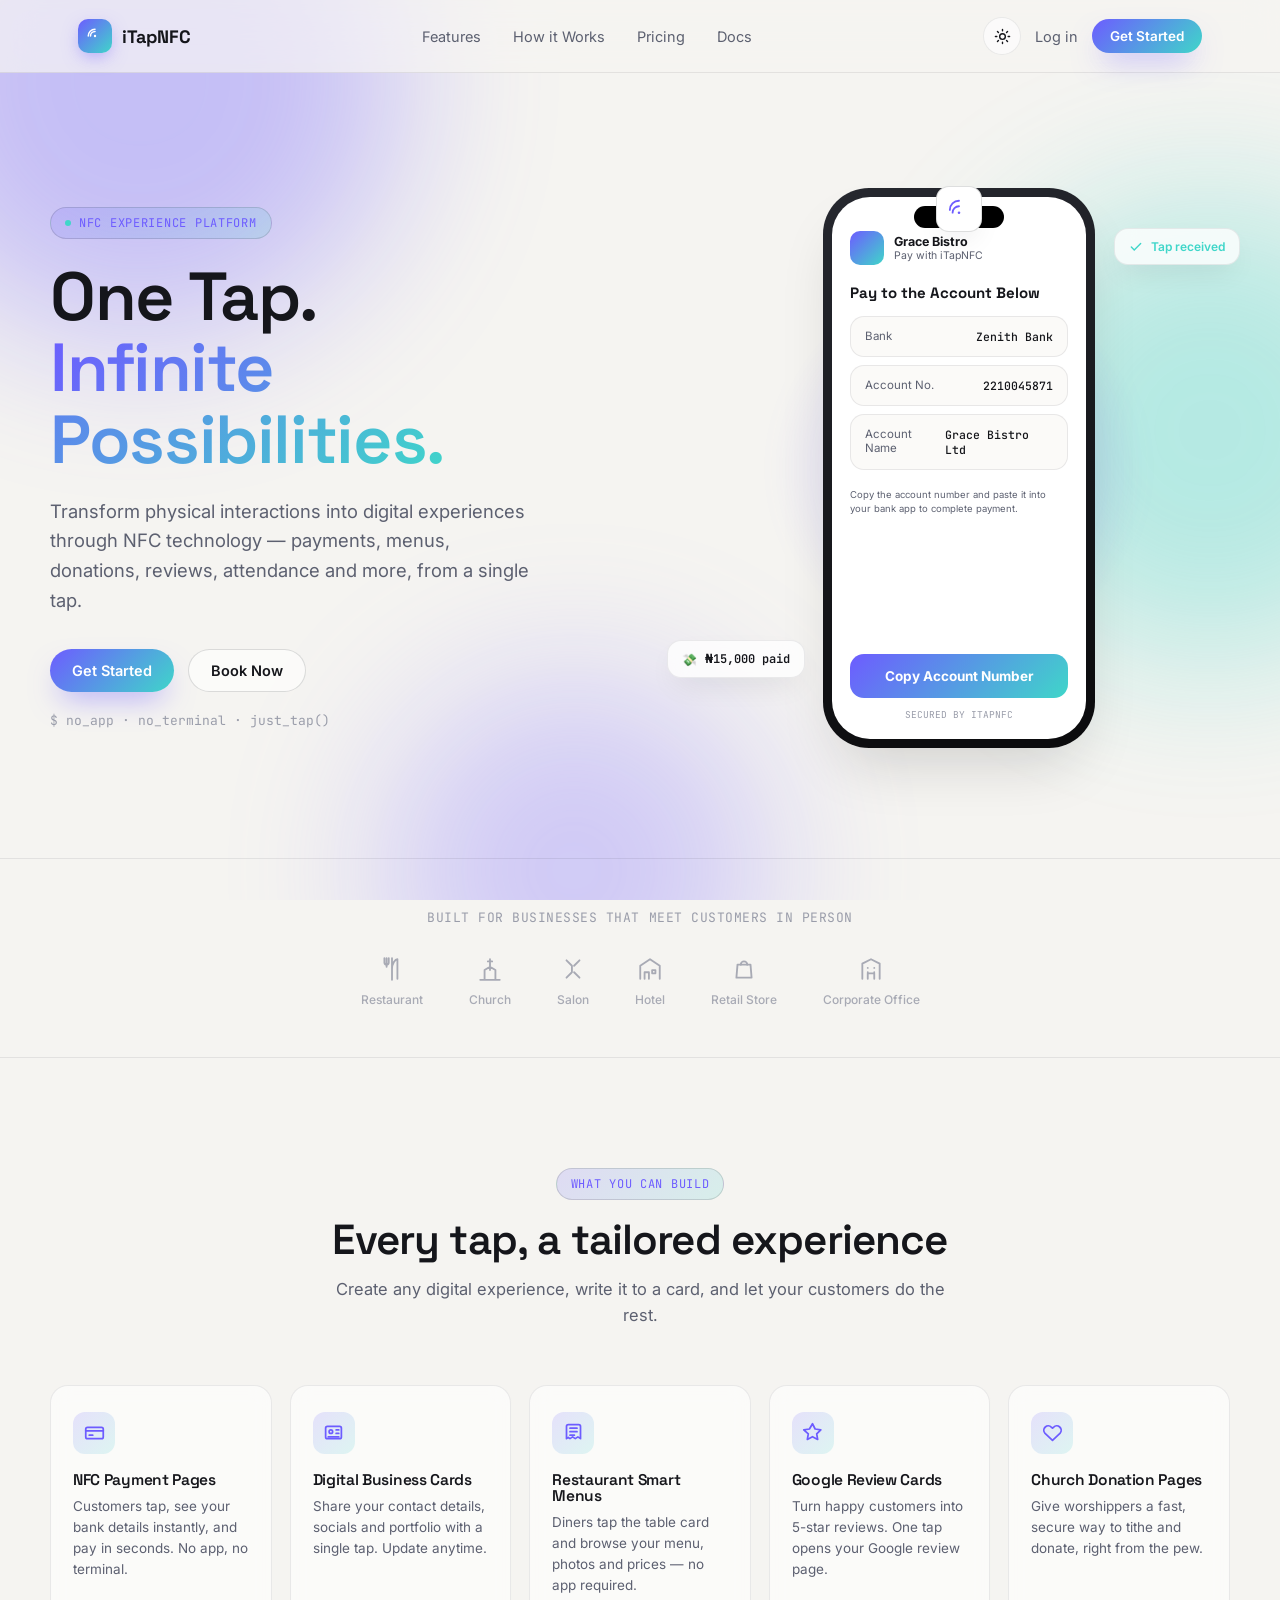
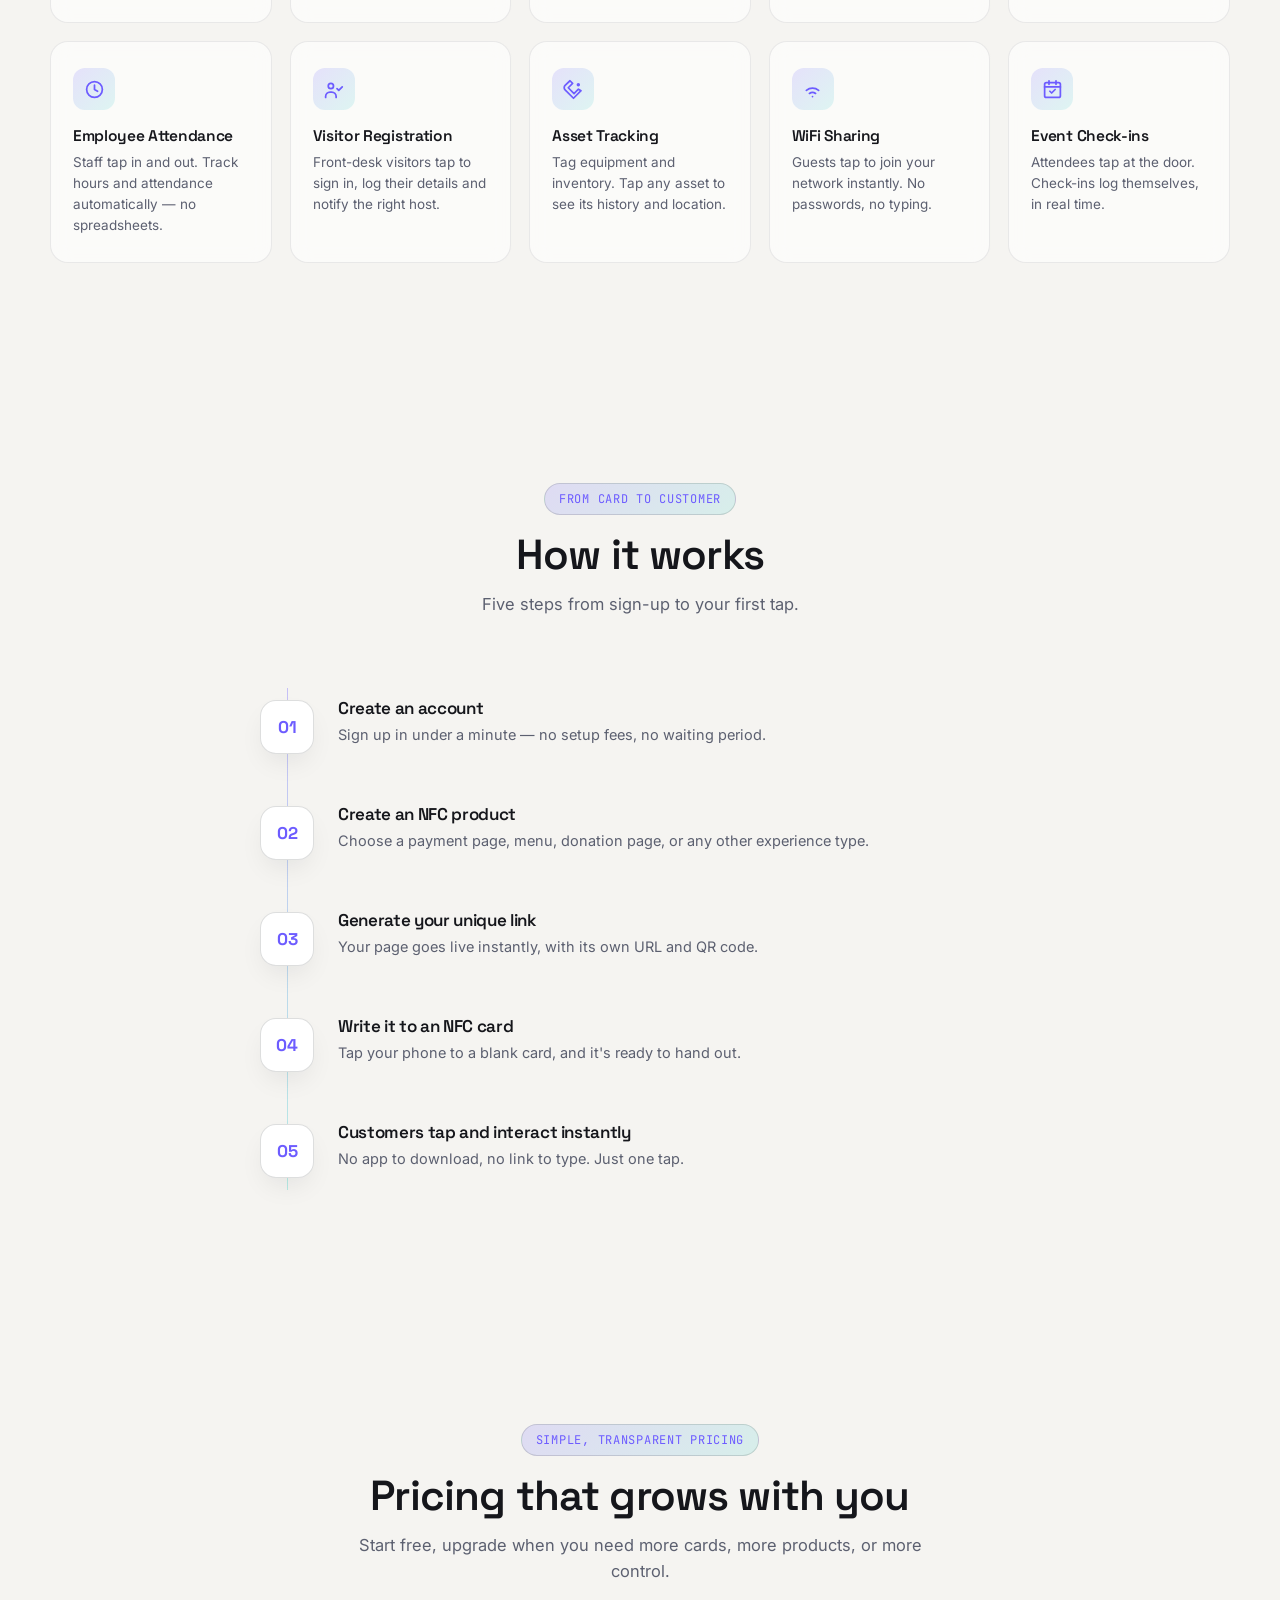
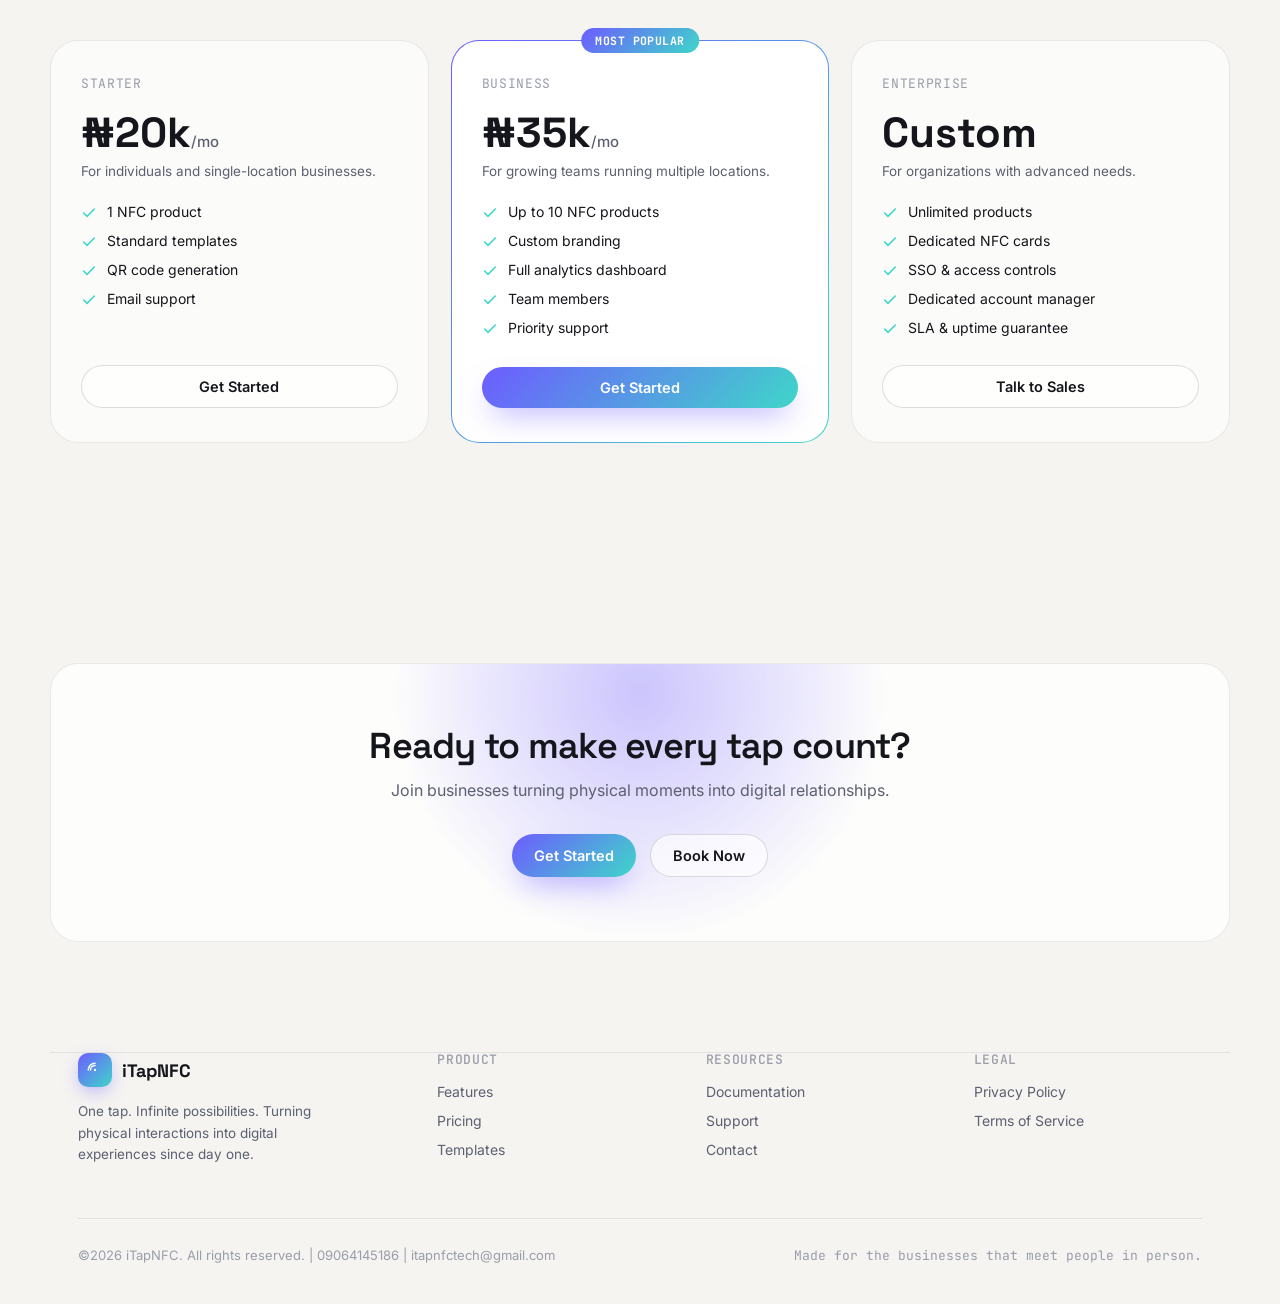
<file: index.html>
<!doctype html>
<html lang="en" data-theme="dark">
  <head>
    <meta charset="UTF-8" />
    <meta name="viewport" content="width=device-width, initial-scale=1.0" />
    <title>iTapNFC — One Tap. Infinite Possibilities.</title>
    <meta
      name="description"
      content="iTapNFC turns NFC taps into instant digital experiences — payment pages, smart menus, donation pages, Google review cards, visitor registration, attendance and asset tracking."
    />
    <meta name="robots" content="index, follow" />
    <link rel="canonical" href="https://itapnfc.tech/" />

    <link rel="stylesheet" href="index.css" />

    <link rel="icon" type="image/png" href="assets/favicon-32.png" />
    <link rel="apple-touch-icon" href="assets/apple-touch-icon.png" />
    <link rel="manifest" href="manifest.json" />

    <meta property="og:type" content="website" />
    <meta property="og:site_name" content="iTapNFC" />
    <meta
      property="og:title"
      content="iTapNFC — One Tap. Infinite Possibilities."
    />
    <meta
      property="og:description"
      content="iTapNFC turns NFC taps into instant digital experiences — payment pages, smart menus, donation pages, Google review cards, visitor registration, attendance and asset tracking."
    />
    <meta property="og:url" content="https://itapnfc.tech/" />
    <meta
      property="og:image"
      content="https://itapnfc.tech/assets/og-image.png"
    />
    <meta property="og:image:width" content="1200" />
    <meta property="og:image:height" content="630" />

    <meta name="twitter:card" content="summary_large_image" />
    <meta
      name="twitter:title"
      content="iTapNFC — One Tap. Infinite Possibilities."
    />
    <meta
      name="twitter:description"
      content="iTapNFC turns NFC taps into instant digital experiences — payment pages, smart menus, donation pages, Google review cards, visitor registration, attendance and asset tracking."
    />
    <meta
      name="twitter:image"
      content="https://itapnfc.tech/assets/og-image.png"
    />
    <link rel="preconnect" href="https://fonts.googleapis.com" />
    <link
      href="https://fonts.googleapis.com/css2?family=Space+Grotesk:wght@500;600;700&family=Inter:wght@400;500;600;700;800&family=JetBrains+Mono:wght@400;500&display=swap"
      rel="stylesheet"
    />
  </head>
  <body>
    <div class="mesh">
      <div class="blob b1"></div>
      <div class="blob b2"></div>
      <div class="blob b3"></div>
    </div>

    <nav class="nav">
      <div class="container nav-inner">
        <div class="logo">
          <div class="logo-mark">
            <svg
              viewBox="0 0 24 24"
              fill="none"
              stroke="#fff"
              stroke-width="2"
              stroke-linecap="round"
            >
              <path d="M6 12a6 6 0 0 1 6-6" />
              <path d="M3 12a9 9 0 0 1 9-9" />
              <circle cx="12" cy="12" r="1.6" fill="#fff" stroke="none" />
            </svg>
          </div>
          iTapNFC
        </div>
        <div class="nav-links">
          <a href="#features">Features</a>
          <a href="#how">How it Works</a>
          <a href="#pricing">Pricing</a>
          <a href="#" title="Coming soon">Docs</a>
        </div>
        <div class="nav-right">
          <div class="theme-toggle" id="themeToggle" aria-label="Toggle theme">
            <svg
              class="icon-sun"
              viewBox="0 0 24 24"
              fill="none"
              stroke="currentColor"
              stroke-width="2"
              stroke-linecap="round"
            >
              <circle cx="12" cy="12" r="4" />
              <path
                d="M12 2v2M12 20v2M4.9 4.9l1.4 1.4M17.7 17.7l1.4 1.4M2 12h2M20 12h2M4.9 19.1l1.4-1.4M17.7 6.3l1.4-1.4"
              />
            </svg>
            <svg
              class="icon-moon"
              viewBox="0 0 24 24"
              fill="none"
              stroke="currentColor"
              stroke-width="2"
              stroke-linecap="round"
            >
              <path d="M21 12.8A9 9 0 1 1 11.2 3a7 7 0 0 0 9.8 9.8z" />
            </svg>
          </div>
          <a href="auth.html" class="nav-login">Log in</a>
          <a
            href="https://wa.me/2348050759876?text=Hi%2C%20I%27d%20like%20to%20get%20started%20with%20iTapNFC"
            target="_blank"
            rel="noopener"
            class="btn btn-primary btn-sm"
            >Get Started</a
          >
          <div class="hamburger" id="hamburger"><span></span></div>
        </div>
      </div>
    </nav>
    <div class="mobile-menu" id="mobileMenu">
      <a href="#features">Features</a>
      <a href="#how">How it Works</a>
      <a href="#pricing">Pricing</a>
      <a href="#" title="Coming soon">Docs</a>
      <a href="auth.html">Log in</a>
      <a
        href="https://wa.me/2348050759876?text=Hi%2C%20I%27d%20like%20to%20get%20started%20with%20iTapNFC"
        target="_blank"
        rel="noopener"
        class="btn btn-primary btn-sm"
        >Get Started</a
      >
    </div>

    <section class="hero container">
      <div>
        <div class="eyebrow">
          <span class="dot"></span>NFC EXPERIENCE PLATFORM
        </div>
        <h1>One Tap.<br /><span class="grad">Infinite Possibilities.</span></h1>
        <p class="sub">
          Transform physical interactions into digital experiences through NFC
          technology — payments, menus, donations, reviews, attendance and more,
          from a single tap.
        </p>
        <div class="hero-ctas">
          <a
            href="https://wa.me/2348050759876?text=Hi%2C%20I%27d%20like%20to%20get%20started%20with%20iTapNFC"
            target="_blank"
            rel="noopener"
            class="btn btn-primary"
            >Get Started</a
          >
          <a
            href="https://wa.me/2348050759876?text=Hi%2C%20I%27d%20like%20to%20book%20a%20demo%20for%20iTapNFC"
            target="_blank"
            rel="noopener"
            class="btn btn-ghost"
            >Book Now</a
          >
        </div>
        <div class="hero-foot">$ no_app · no_terminal · just_tap()</div>
      </div>

      <div class="phone-wrap">
        <div class="glow-disc"></div>
        <div class="tap-rig">
          <div class="ripple-ring r1"></div>
          <div class="ripple-ring r2"></div>
          <div class="ripple-ring r3"></div>
          <div class="nfc-chip">
            <svg
              viewBox="0 0 24 24"
              fill="none"
              stroke="currentColor"
              stroke-width="2"
              stroke-linecap="round"
            >
              <path d="M5 16a7 7 0 0 1 7-7" />
              <path d="M2 13a10 10 0 0 1 10-10" />
              <circle
                cx="12"
                cy="16"
                r="1.4"
                fill="currentColor"
                stroke="none"
              />
            </svg>
          </div>
        </div>
        <div class="phone-frame">
          <div class="phone-screen">
            <div class="ps-row">
              <div class="ps-avatar"></div>
              <div>
                <div class="ps-biz">Grace Bistro</div>
                <div class="ps-sub">Pay with iTapNFC</div>
              </div>
            </div>
            <div class="ps-heading">Pay to the Account Below</div>
            <div class="ps-card">
              <div class="ps-card-row">
                <span class="k">Bank</span><span class="v">Zenith Bank</span>
              </div>
            </div>
            <div class="ps-card">
              <div class="ps-card-row">
                <span class="k">Account No.</span
                ><span class="v">2210045871</span>
              </div>
            </div>
            <div class="ps-card">
              <div class="ps-card-row">
                <span class="k">Account Name</span
                ><span class="v">Grace Bistro Ltd</span>
              </div>
            </div>
            <div class="ps-desc">
              Copy the account number and paste it into your bank app to
              complete payment.
            </div>
            <div
              class="ps-pay-btn"
              onclick="
                navigator.clipboard.writeText('2210045871');
                this.textContent = 'Copied!';
                setTimeout(
                  () => (this.textContent = 'Copy Account Number'),
                  1500,
                );
              "
            >
              Copy Account Number
            </div>
            <div class="ps-secure">SECURED BY ITAPNFC</div>
          </div>
        </div>
        <div class="float-chip chip-top">
          <svg
            viewBox="0 0 24 24"
            fill="none"
            stroke="currentColor"
            stroke-width="2.4"
            stroke-linecap="round"
          >
            <path d="M4 12l5 5L20 6" /></svg
          >Tap received
        </div>
        <div class="float-chip chip-bottom">
          💸 <span class="amt">₦15,000 paid</span>
        </div>
      </div>
    </section>

    <section class="trusted">
      <div class="container">
        <div class="trusted-label">
          BUILT FOR BUSINESSES THAT MEET CUSTOMERS IN PERSON
        </div>
        <div class="trusted-row">
          <div class="trust-item">
            <svg
              viewBox="0 0 24 24"
              fill="none"
              stroke="currentColor"
              stroke-width="1.7"
              stroke-linecap="round"
              stroke-linejoin="round"
            >
              <path
                d="M7 2v8M5 2v4a2 2 0 0 0 4 0V2M12 2v20M12 12c0-5 3-9 5-9v18"
              /></svg
            ><span>Restaurant</span>
          </div>
          <div class="trust-item">
            <svg
              viewBox="0 0 24 24"
              fill="none"
              stroke="currentColor"
              stroke-width="1.7"
              stroke-linecap="round"
              stroke-linejoin="round"
            >
              <path d="M12 3v4M10 5h4M12 7v6M7 22V13l5-3 5 3v9M3 22h18" /></svg
            ><span>Church</span>
          </div>
          <div class="trust-item">
            <svg
              viewBox="0 0 24 24"
              fill="none"
              stroke="currentColor"
              stroke-width="1.7"
              stroke-linecap="round"
              stroke-linejoin="round"
            >
              <path d="M6 4l5 5M18 4l-5 5M6 20l5-5M18 20l-5-5M11 9v6" /></svg
            ><span>Salon</span>
          </div>
          <div class="trust-item">
            <svg
              viewBox="0 0 24 24"
              fill="none"
              stroke="currentColor"
              stroke-width="1.7"
              stroke-linecap="round"
              stroke-linejoin="round"
            >
              <path d="M3 21V9l9-6 9 6v12M7 21v-6h4v6M14 13h3v3h-3z" /></svg
            ><span>Hotel</span>
          </div>
          <div class="trust-item">
            <svg
              viewBox="0 0 24 24"
              fill="none"
              stroke="currentColor"
              stroke-width="1.7"
              stroke-linecap="round"
              stroke-linejoin="round"
            >
              <path d="M6 8h12l1 12H5z" />
              <path d="M9 8a3 3 0 0 1 6 0" /></svg
            ><span>Retail Store</span>
          </div>
          <div class="trust-item">
            <svg
              viewBox="0 0 24 24"
              fill="none"
              stroke="currentColor"
              stroke-width="1.7"
              stroke-linecap="round"
              stroke-linejoin="round"
            >
              <path
                d="M4 21V7l8-4 8 4v14M9 21v-5h6v5M9 11h.01M9 15h.01M15 11h.01M15 15h.01"
              /></svg
            ><span>Corporate Office</span>
          </div>
        </div>
      </div>
    </section>

    <section class="section-pad container" id="features">
      <div class="sec-head reveal">
        <div class="eyebrow">WHAT YOU CAN BUILD</div>
        <h2>Every tap, a tailored experience</h2>
        <p>
          Create any digital experience, write it to a card, and let your
          customers do the rest.
        </p>
      </div>
      <div class="feat-grid stagger">
        <div class="feat-card reveal" style="--i: 0">
          <div class="feat-icon">
            <svg
              viewBox="0 0 24 24"
              fill="none"
              stroke="currentColor"
              stroke-width="2"
              stroke-linecap="round"
              stroke-linejoin="round"
            >
              <rect x="2" y="6" width="20" height="13" rx="2" />
              <path d="M2 10h20M6 15h4" />
            </svg>
          </div>
          <h3>NFC Payment Pages</h3>
          <p>
            Customers tap, see your bank details instantly, and pay in seconds.
            No app, no terminal.
          </p>
        </div>
        <div class="feat-card reveal" style="--i: 1">
          <div class="feat-icon">
            <svg
              viewBox="0 0 24 24"
              fill="none"
              stroke="currentColor"
              stroke-width="2"
              stroke-linecap="round"
              stroke-linejoin="round"
            >
              <rect x="3" y="5" width="18" height="14" rx="2" />
              <circle cx="9" cy="11" r="2" />
              <path d="M15 9h3M15 13h3M6 17h12" />
            </svg>
          </div>
          <h3>Digital Business Cards</h3>
          <p>
            Share your contact details, socials and portfolio with a single tap.
            Update anytime.
          </p>
        </div>
        <div class="feat-card reveal" style="--i: 2">
          <div class="feat-icon">
            <svg
              viewBox="0 0 24 24"
              fill="none"
              stroke="currentColor"
              stroke-width="2"
              stroke-linecap="round"
              stroke-linejoin="round"
            >
              <path
                d="M4 19V5a2 2 0 0 1 2-2h12a2 2 0 0 1 2 2v14l-3-2-3 2-3-2-3 2-2-1.4-2 1.4z"
              />
              <path d="M8 7h8M8 11h8M8 15h5" />
            </svg>
          </div>
          <h3>Restaurant Smart Menus</h3>
          <p>
            Diners tap the table card and browse your menu, photos and prices —
            no app required.
          </p>
        </div>
        <div class="feat-card reveal" style="--i: 3">
          <div class="feat-icon">
            <svg
              viewBox="0 0 24 24"
              fill="none"
              stroke="currentColor"
              stroke-width="2"
              stroke-linecap="round"
              stroke-linejoin="round"
            >
              <path
                d="M12 2l3 6 6.5.9-4.7 4.6 1.1 6.4-5.9-3.1-5.9 3.1 1.1-6.4L2 8.9 8.5 8z"
              />
            </svg>
          </div>
          <h3>Google Review Cards</h3>
          <p>
            Turn happy customers into 5-star reviews. One tap opens your Google
            review page.
          </p>
        </div>
        <div class="feat-card reveal" style="--i: 4">
          <div class="feat-icon">
            <svg
              viewBox="0 0 24 24"
              fill="none"
              stroke="currentColor"
              stroke-width="2"
              stroke-linecap="round"
              stroke-linejoin="round"
            >
              <path
                d="M20.8 12.6L12 21l-8.8-8.4a5 5 0 0 1 7.5-6.6L12 7l1.3-1a5 5 0 0 1 7.5 6.6z"
              />
            </svg>
          </div>
          <h3>Church Donation Pages</h3>
          <p>
            Give worshippers a fast, secure way to tithe and donate, right from
            the pew.
          </p>
        </div>
        <div class="feat-card reveal" style="--i: 5">
          <div class="feat-icon">
            <svg
              viewBox="0 0 24 24"
              fill="none"
              stroke="currentColor"
              stroke-width="2"
              stroke-linecap="round"
              stroke-linejoin="round"
            >
              <circle cx="12" cy="12" r="9" />
              <path d="M12 7v5l3.5 2" />
            </svg>
          </div>
          <h3>Employee Attendance</h3>
          <p>
            Staff tap in and out. Track hours and attendance automatically — no
            spreadsheets.
          </p>
        </div>
        <div class="feat-card reveal" style="--i: 6">
          <div class="feat-icon">
            <svg
              viewBox="0 0 24 24"
              fill="none"
              stroke="currentColor"
              stroke-width="2"
              stroke-linecap="round"
              stroke-linejoin="round"
            >
              <path d="M9 11a3 3 0 1 0 0-6 3 3 0 0 0 0 6z" />
              <path
                d="M3 21v-1a5 5 0 0 1 5-5h2a5 5 0 0 1 5 5v1M16 11l2 2 4-4"
              />
            </svg>
          </div>
          <h3>Visitor Registration</h3>
          <p>
            Front-desk visitors tap to sign in, log their details and notify the
            right host.
          </p>
        </div>
        <div class="feat-card reveal" style="--i: 7">
          <div class="feat-icon">
            <svg
              viewBox="0 0 24 24"
              fill="none"
              stroke="currentColor"
              stroke-width="2"
              stroke-linecap="round"
              stroke-linejoin="round"
            >
              <path
                d="M20.6 13.4 12 22l-9.6-9.6a3.5 3.5 0 0 1 0-5L8 2l3 3-5 5 6.6 6.6 5-5z"
              />
              <circle cx="17.5" cy="6.5" r="1" />
            </svg>
          </div>
          <h3>Asset Tracking</h3>
          <p>
            Tag equipment and inventory. Tap any asset to see its history and
            location.
          </p>
        </div>
        <div class="feat-card reveal" style="--i: 8">
          <div class="feat-icon">
            <svg
              viewBox="0 0 24 24"
              fill="none"
              stroke="currentColor"
              stroke-width="2"
              stroke-linecap="round"
              stroke-linejoin="round"
            >
              <path
                d="M5 13a11 11 0 0 1 14 0M8.5 16.5a6 6 0 0 1 7 0M12 20h.01"
              />
            </svg>
          </div>
          <h3>WiFi Sharing</h3>
          <p>
            Guests tap to join your network instantly. No passwords, no typing.
          </p>
        </div>
        <div class="feat-card reveal" style="--i: 9">
          <div class="feat-icon">
            <svg
              viewBox="0 0 24 24"
              fill="none"
              stroke="currentColor"
              stroke-width="2"
              stroke-linecap="round"
              stroke-linejoin="round"
            >
              <rect x="3" y="4" width="18" height="17" rx="2" />
              <path d="M3 9h18M8 2v4M16 2v4M9 14l2 2 4-4" />
            </svg>
          </div>
          <h3>Event Check-ins</h3>
          <p>
            Attendees tap at the door. Check-ins log themselves, in real time.
          </p>
        </div>
      </div>
    </section>

    <section class="section-pad container" id="how">
      <div class="sec-head reveal">
        <div class="eyebrow">FROM CARD TO CUSTOMER</div>
        <h2>How it works</h2>
        <p>Five steps from sign-up to your first tap.</p>
      </div>
      <div class="steps stagger">
        <div class="step reveal" style="--i: 0">
          <div class="step-num">01</div>
          <div class="step-body">
            <h3>Create an account</h3>
            <p>Sign up in under a minute — no setup fees, no waiting period.</p>
          </div>
        </div>
        <div class="step reveal" style="--i: 1">
          <div class="step-num">02</div>
          <div class="step-body">
            <h3>Create an NFC product</h3>
            <p>
              Choose a payment page, menu, donation page, or any other
              experience type.
            </p>
          </div>
        </div>
        <div class="step reveal" style="--i: 2">
          <div class="step-num">03</div>
          <div class="step-body">
            <h3>Generate your unique link</h3>
            <p>Your page goes live instantly, with its own URL and QR code.</p>
          </div>
        </div>
        <div class="step reveal" style="--i: 3">
          <div class="step-num">04</div>
          <div class="step-body">
            <h3>Write it to an NFC card</h3>
            <p>Tap your phone to a blank card, and it's ready to hand out.</p>
          </div>
        </div>
        <div class="step reveal" style="--i: 4">
          <div class="step-num">05</div>
          <div class="step-body">
            <h3>Customers tap and interact instantly</h3>
            <p>No app to download, no link to type. Just one tap.</p>
          </div>
        </div>
      </div>
    </section>

    <section class="section-pad container" id="pricing">
      <div class="sec-head reveal">
        <div class="eyebrow">SIMPLE, TRANSPARENT PRICING</div>
        <h2>Pricing that grows with you</h2>
        <p>
          Start free, upgrade when you need more cards, more products, or more
          control.
        </p>
      </div>
      <div class="pricing-grid stagger">
        <div class="price-card reveal" style="--i: 0">
          <div class="price-tier">Starter</div>
          <div class="price-amt">&#8358;20k<span>/mo</span></div>
          <div class="price-desc">
            For individuals and single-location businesses.
          </div>
          <ul class="price-feats">
            <li>
              <svg
                viewBox="0 0 24 24"
                fill="none"
                stroke="currentColor"
                stroke-width="2.4"
                stroke-linecap="round"
              >
                <path d="M4 12l5 5L20 6" /></svg
              >1 NFC product
            </li>
            <li>
              <svg
                viewBox="0 0 24 24"
                fill="none"
                stroke="currentColor"
                stroke-width="2.4"
                stroke-linecap="round"
              >
                <path d="M4 12l5 5L20 6" /></svg
              >Standard templates
            </li>
            <li>
              <svg
                viewBox="0 0 24 24"
                fill="none"
                stroke="currentColor"
                stroke-width="2.4"
                stroke-linecap="round"
              >
                <path d="M4 12l5 5L20 6" /></svg
              >QR code generation
            </li>
            <li>
              <svg
                viewBox="0 0 24 24"
                fill="none"
                stroke="currentColor"
                stroke-width="2.4"
                stroke-linecap="round"
              >
                <path d="M4 12l5 5L20 6" /></svg
              >Email support
            </li>
          </ul>
          <a
            href="https://wa.me/2348050759876?text=Hi%2C%20I%27d%20like%20to%20get%20started%20with%20iTapNFC"
            target="_blank"
            rel="noopener"
            class="btn btn-ghost"
            >Get Started</a
          >
        </div>
        <div class="price-card popular reveal" style="--i: 1">
          <div class="popular-badge">MOST POPULAR</div>
          <div class="price-tier">Business</div>
          <div class="price-amt">&#8358;35k<span>/mo</span></div>
          <div class="price-desc">
            For growing teams running multiple locations.
          </div>
          <ul class="price-feats">
            <li>
              <svg
                viewBox="0 0 24 24"
                fill="none"
                stroke="currentColor"
                stroke-width="2.4"
                stroke-linecap="round"
              >
                <path d="M4 12l5 5L20 6" /></svg
              >Up to 10 NFC products
            </li>
            <li>
              <svg
                viewBox="0 0 24 24"
                fill="none"
                stroke="currentColor"
                stroke-width="2.4"
                stroke-linecap="round"
              >
                <path d="M4 12l5 5L20 6" /></svg
              >Custom branding
            </li>
            <li>
              <svg
                viewBox="0 0 24 24"
                fill="none"
                stroke="currentColor"
                stroke-width="2.4"
                stroke-linecap="round"
              >
                <path d="M4 12l5 5L20 6" /></svg
              >Full analytics dashboard
            </li>
            <li>
              <svg
                viewBox="0 0 24 24"
                fill="none"
                stroke="currentColor"
                stroke-width="2.4"
                stroke-linecap="round"
              >
                <path d="M4 12l5 5L20 6" /></svg
              >Team members
            </li>
            <li>
              <svg
                viewBox="0 0 24 24"
                fill="none"
                stroke="currentColor"
                stroke-width="2.4"
                stroke-linecap="round"
              >
                <path d="M4 12l5 5L20 6" /></svg
              >Priority support
            </li>
          </ul>
          <a
            href="https://wa.me/2348050759876?text=Hi%2C%20I%27d%20like%20to%20get%20started%20with%20iTapNFC"
            target="_blank"
            rel="noopener"
            class="btn btn-primary"
            >Get Started</a
          >
        </div>
        <div class="price-card reveal" style="--i: 2">
          <div class="price-tier">Enterprise</div>
          <div class="price-amt">Custom</div>
          <div class="price-desc">For organizations with advanced needs.</div>
          <ul class="price-feats">
            <li>
              <svg
                viewBox="0 0 24 24"
                fill="none"
                stroke="currentColor"
                stroke-width="2.4"
                stroke-linecap="round"
              >
                <path d="M4 12l5 5L20 6" /></svg
              >Unlimited products
            </li>
            <li>
              <svg
                viewBox="0 0 24 24"
                fill="none"
                stroke="currentColor"
                stroke-width="2.4"
                stroke-linecap="round"
              >
                <path d="M4 12l5 5L20 6" /></svg
              >Dedicated NFC cards
            </li>
            <li>
              <svg
                viewBox="0 0 24 24"
                fill="none"
                stroke="currentColor"
                stroke-width="2.4"
                stroke-linecap="round"
              >
                <path d="M4 12l5 5L20 6" /></svg
              >SSO & access controls
            </li>
            <li>
              <svg
                viewBox="0 0 24 24"
                fill="none"
                stroke="currentColor"
                stroke-width="2.4"
                stroke-linecap="round"
              >
                <path d="M4 12l5 5L20 6" /></svg
              >Dedicated account manager
            </li>
            <li>
              <svg
                viewBox="0 0 24 24"
                fill="none"
                stroke="currentColor"
                stroke-width="2.4"
                stroke-linecap="round"
              >
                <path d="M4 12l5 5L20 6" /></svg
              >SLA & uptime guarantee
            </li>
          </ul>
          <a
            href="mailto:itapnfctech@gmail.com?subject=Enterprise%20Plan%20Inquiry"
            class="btn btn-ghost"
            >Talk to Sales</a
          >
        </div>
      </div>
    </section>

    <section class="section-pad container">
      <div class="cta-banner reveal">
        <h2>Ready to make every tap count?</h2>
        <p>
          Join businesses turning physical moments into digital relationships.
        </p>
        <div class="hero-ctas">
          <a
            href="https://wa.me/2348050759876?text=Hi%2C%20I%27d%20like%20to%20get%20started%20with%20iTapNFC"
            target="_blank"
            rel="noopener"
            class="btn btn-primary"
            >Get Started</a
          >
          <a
            href="https://wa.me/2348050759876?text=Hi%2C%20I%27d%20like%20to%20book%20a%20demo%20for%20iTapNFC"
            target="_blank"
            rel="noopener"
            class="btn btn-ghost"
            >Book Now</a
          >
        </div>
      </div>
    </section>

    <footer class="container">
      <div class="foot-top">
        <div class="foot-brand">
          <div class="logo">
            <div class="logo-mark">
              <svg
                viewBox="0 0 24 24"
                fill="none"
                stroke="#fff"
                stroke-width="2"
                stroke-linecap="round"
              >
                <path d="M6 12a6 6 0 0 1 6-6" />
                <path d="M3 12a9 9 0 0 1 9-9" />
                <circle cx="12" cy="12" r="1.6" fill="#fff" stroke="none" />
              </svg>
            </div>
            iTapNFC
          </div>
          <p>
            One tap. Infinite possibilities. Turning physical interactions into
            digital experiences since day one.
          </p>
        </div>
        <div class="foot-col">
          <h4>Product</h4>
          <a href="#features">Features</a><a href="#pricing">Pricing</a
          ><a href="#" title="Coming soon">Templates</a>
        </div>
        <div class="foot-col">
          <h4>Resources</h4>
          <a href="#" title="Coming soon">Documentation</a
          ><a href="mailto:itapnfctech@gmail.com?subject=Support%20Request"
            >Support</a
          ><a href="mailto:itapnfctech@gmail.com">Contact</a>
        </div>
        <div class="foot-col">
          <h4>Legal</h4>
          <a href="#" title="Coming soon">Privacy Policy</a
          ><a href="#" title="Coming soon">Terms of Service</a>
        </div>
      </div>
      <div class="foot-bottom">
        <span
          >&copy;2026 iTapNFC. All rights reserved. |
          <a href="tel:+2349064145186" style="color: var(--text-faint)"
            >09064145186</a
          >
          |
          <a
            href="mailto:itapnfctech@gmail.com"
            style="color: var(--text-faint)"
            >itapnfctech@gmail.com</a
          ></span
        >
        <span class="mono"
          >Made for the businesses that meet people in person.</span
        >
      </div>
      <br />
      <br />
    </footer>

    <script src="index.js"></script>
    <script src="routeGuard.js"></script>
  </body>
</html>
</file>
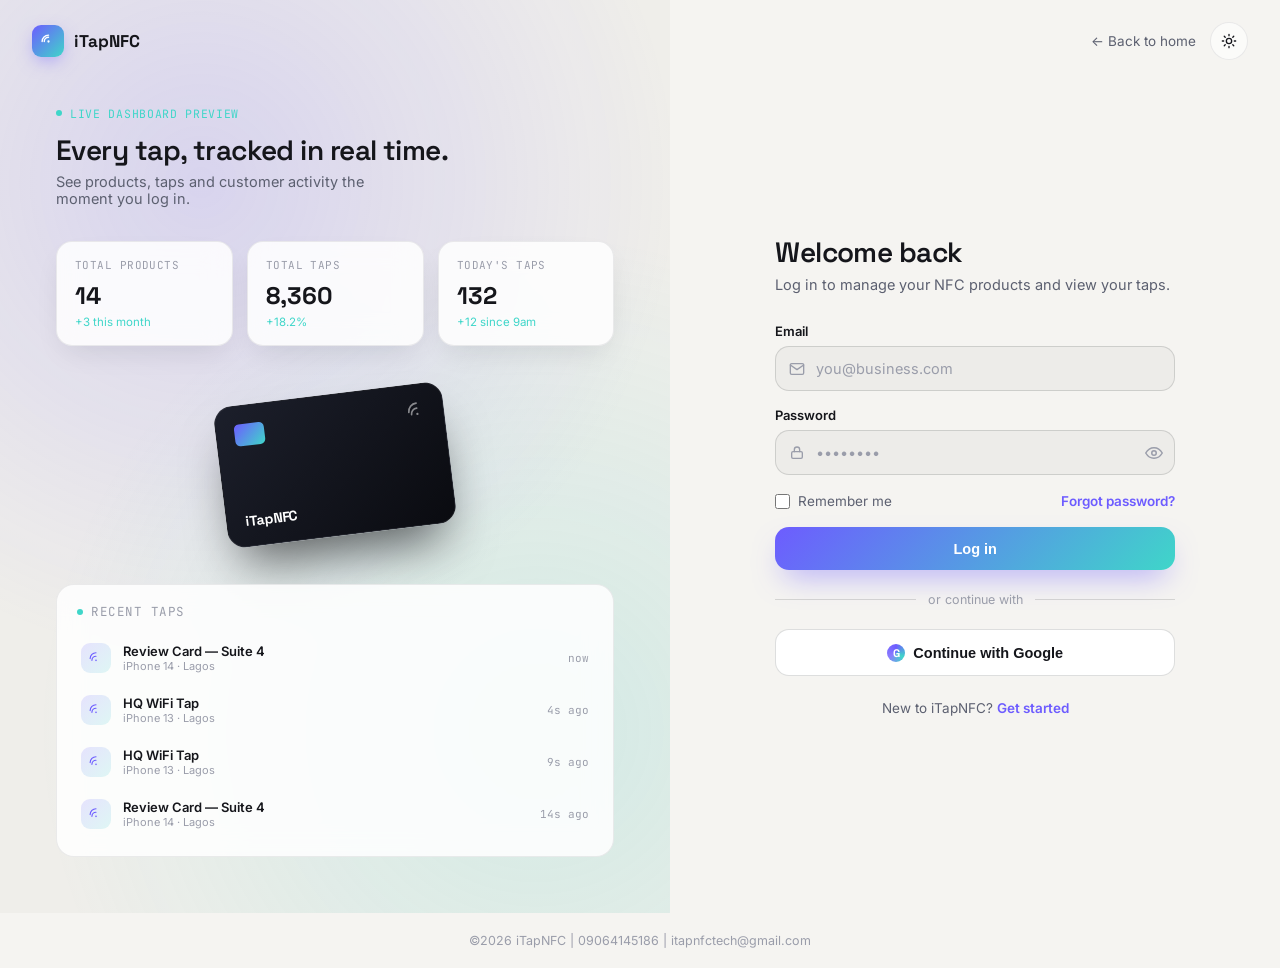
<file: admin.html>
<!doctype html>
<html lang="en" data-theme="dark">
  <head>
    <meta charset="UTF-8" />
    <meta name="viewport" content="width=device-width, initial-scale=1.0" />
    <title>iTapNFC — Admin Panel</title>
    <meta
      name="description"
      content="iTapNFC admin panel — manage users, products, templates and subscriptions."
    />
    <meta name="robots" content="noindex, nofollow" />
    <link rel="canonical" href="https://itapnfc.tech/admin.html" />

    <link rel="icon" type="image/png" href="assets/favicon-32.png" />
    <link rel="apple-touch-icon" href="assets/apple-touch-icon.png" />
    <link rel="manifest" href="manifest.json" />

    <link rel="stylesheet" href="admin.css" />

    <meta property="og:type" content="website" />
    <meta property="og:site_name" content="iTapNFC" />
    <meta property="og:title" content="iTapNFC — Admin Panel" />
    <meta
      property="og:description"
      content="iTapNFC admin panel — manage users, products, templates and subscriptions."
    />
    <meta property="og:url" content="https://itapnfc.tech/admin.html" />
    <meta
      property="og:image"
      content="https://itapnfc.tech/assets/og-image.png"
    />
    <meta property="og:image:width" content="1200" />
    <meta property="og:image:height" content="630" />

    <meta name="twitter:card" content="summary_large_image" />
    <meta name="twitter:title" content="iTapNFC — Admin Panel" />
    <meta
      name="twitter:description"
      content="iTapNFC admin panel — manage users, products, templates and subscriptions."
    />
    <meta
      name="twitter:image"
      content="https://itapnfc.tech/assets/og-image.png"
    />
    <link rel="preconnect" href="https://fonts.googleapis.com" />
    <link
      href="https://fonts.googleapis.com/css2?family=Space+Grotesk:wght@500;600;700&family=Inter:wght@400;500;600;700;800&family=JetBrains+Mono:wght@400;500&display=swap"
      rel="stylesheet"
    />
  </head>
  <body>
    <div class="overlay" id="overlay" onclick="toggleSidebar()"></div>

    <div class="app">
      <aside class="sidebar" id="sidebar">
        <div class="logo">
          <div class="logo-mark">
            <svg
              viewBox="0 0 24 24"
              fill="none"
              stroke="#fff"
              stroke-width="2"
              stroke-linecap="round"
            >
              <path d="M6 12a6 6 0 0 1 6-6" />
              <path d="M3 12a9 9 0 0 1 9-9" />
              <circle cx="12" cy="12" r="1.6" fill="#fff" stroke="none" />
            </svg>
          </div>
          iTapNFC
        </div>
        <div class="admin-tag">Admin Panel</div>
        <div class="nav-group">
          <div
            class="nav-item active"
            data-sec="overview"
            onclick="showSection('overview', this)"
          >
            <svg
              viewBox="0 0 24 24"
              fill="none"
              stroke="currentColor"
              stroke-width="2"
              stroke-linecap="round"
              stroke-linejoin="round"
            >
              <rect x="3" y="3" width="8" height="8" rx="2" />
              <rect x="13" y="3" width="8" height="8" rx="2" />
              <rect x="3" y="13" width="8" height="8" rx="2" />
              <rect x="13" y="13" width="8" height="8" rx="2" /></svg
            >Overview
          </div>
          <div
            class="nav-item"
            data-sec="users"
            onclick="showSection('users', this)"
          >
            <svg
              viewBox="0 0 24 24"
              fill="none"
              stroke="currentColor"
              stroke-width="2"
              stroke-linecap="round"
              stroke-linejoin="round"
            >
              <circle cx="9" cy="8" r="3.5" />
              <path
                d="M2.5 20a6.5 6.5 0 0 1 13 0M17 9a3 3 0 1 0 0-6M16 14.2a6 6 0 0 1 5 5.8"
              /></svg
            >Manage Users
          </div>
          <!-- <div class="nav-item" onclick="window.location.href = 'builder.html'">
            <svg
              viewBox="0 0 24 24"
              fill="none"
              stroke="currentColor"
              stroke-width="2"
              stroke-linecap="round"
              stroke-linejoin="round"
            >
              <path d="M21 8l-9-5-9 5 9 5 9-5z" />
              <path d="M3 8v8l9 5 9-5V8" />
            </svg>
            
              Products
          </div> -->
          <div
            class="nav-item"
            data-sec="products"
            onclick="showSection('products', this)"
          >
            <svg
              viewBox="0 0 24 24"
              fill="none"
              stroke="currentColor"
              stroke-width="2"
              stroke-linecap="round"
              stroke-linejoin="round"
            >
              <path d="M21 8l-9-5-9 5 9 5 9-5z" />
              <path d="M3 8v8l9 5 9-5V8" /></svg
            >Manage Products
          </div>
          <div
            class="nav-item"
            data-sec="templates"
            onclick="showSection('templates', this)"
          >
            <svg
              viewBox="0 0 24 24"
              fill="none"
              stroke="currentColor"
              stroke-width="2"
              stroke-linecap="round"
              stroke-linejoin="round"
            >
              <rect x="3" y="3" width="18" height="18" rx="2" />
              <path d="M3 9h18M9 21V9" /></svg
            >Manage Templates
          </div>
          <div
            class="nav-item"
            data-sec="subs"
            onclick="showSection('subs', this)"
          >
            <svg
              viewBox="0 0 24 24"
              fill="none"
              stroke="currentColor"
              stroke-width="2"
              stroke-linecap="round"
              stroke-linejoin="round"
            >
              <rect x="2" y="5" width="20" height="14" rx="2" />
              <path d="M2 10h20" /></svg
            >Manage Subscriptions
          </div>
          <div
            class="nav-item"
            data-sec="analytics"
            onclick="showSection('analytics', this)"
          >
            <svg
              viewBox="0 0 24 24"
              fill="none"
              stroke="currentColor"
              stroke-width="2"
              stroke-linecap="round"
              stroke-linejoin="round"
            >
              <path d="M3 20V10M10 20V4M17 20v-7" /></svg
            >View Analytics
          </div>
          <div
            class="nav-item"
            data-sec="export"
            onclick="showSection('export', this)"
          >
            <svg
              viewBox="0 0 24 24"
              fill="none"
              stroke="currentColor"
              stroke-width="2"
              stroke-linecap="round"
              stroke-linejoin="round"
            >
              <path d="M12 3v12m0 0l-4-4m4 4l4-4" />
              <path d="M4 17v3a1 1 0 0 0 1 1h14a1 1 0 0 0 1-1v-3" /></svg
            >Export Reports
          </div>
          <div class="nav-divider"></div>
          <div class="nav-item" id="logoutLink">
            <svg
              viewBox="0 0 24 24"
              fill="none"
              stroke="currentColor"
              stroke-width="2"
              stroke-linecap="round"
              stroke-linejoin="round"
            >
              <path d="M9 21H5a2 2 0 0 1-2-2V5a2 2 0 0 1 2-2h4" />
              <path d="M16 17l5-5-5-5M21 12H9" /></svg
            >Logout
          </div>
        </div>
        <div class="sidebar-foot">
          <div class="av">AD</div>
          <div>
            <div class="nm">Admin</div>
            <div class="pl">Super Admin</div>
          </div>
        </div>
      </aside>

      <div class="main">
        <div class="topbar">
          <div style="display: flex; align-items: center; gap: 14px">
            <div class="theme-toggle menu-btn" onclick="toggleSidebar()">
              <svg
                viewBox="0 0 24 24"
                fill="none"
                stroke="currentColor"
                stroke-width="2"
                stroke-linecap="round"
              >
                <path d="M3 6h18M3 12h18M3 18h18" />
              </svg>
            </div>
            <div class="tb-title" id="tbTitle">Overview</div>
          </div>
          <div style="display: flex; align-items: center; gap: 14px">
            <a
              href="index.html"
              style="font-size: 13.5px; color: var(--text-muted)"
              >View Site →</a
            >
            <div class="theme-toggle" id="themeToggle">
              <svg
                class="icon-sun"
                viewBox="0 0 24 24"
                fill="none"
                stroke="currentColor"
                stroke-width="2"
                stroke-linecap="round"
              >
                <circle cx="12" cy="12" r="4" />
                <path
                  d="M12 2v2M12 20v2M4.9 4.9l1.4 1.4M17.7 17.7l1.4 1.4M2 12h2M20 12h2M4.9 19.1l1.4-1.4M17.7 6.3l1.4-1.4"
                />
              </svg>
              <svg
                class="icon-moon"
                style="display: none"
                viewBox="0 0 24 24"
                fill="none"
                stroke="currentColor"
                stroke-width="2"
                stroke-linecap="round"
              >
                <path d="M21 12.8A9 9 0 1 1 11.2 3a7 7 0 0 0 9.8 9.8z" />
              </svg>
            </div>
          </div>
        </div>

        <div class="content">
          <!-- OVERVIEW -->
          <div class="section active" id="sec-overview">
            <div class="page-head">
              <div>
                <h1>Platform Overview</h1>
                <p>A snapshot of everything happening across iTapNFC.</p>
              </div>
            </div>
            <div class="grid cols-4" style="margin-bottom: 18px">
              <div class="card stat-card">
                <div class="lbl">Total Users</div>
                <div class="num">0</div>
                <div class="trend">+0 this month</div>
              </div>
              <div class="card stat-card">
                <div class="lbl">Total Products</div>
                <div class="num prod-num">0</div>
                <div class="trend prod-trend">+0 this month</div>
              </div>
              <div class="card stat-card">
                <div class="lbl">Total Taps</div>
                <div class="num">0</div>
                <div class="trend">+0.0%</div>
              </div>
              <div class="card stat-card">
                <div class="lbl">MRR</div>
                <div class="num">$0</div>
                <div class="trend">+0.0%</div>
              </div>
            </div>
            <div class="grid cols-3">
              <div class="card" style="grid-column: span 2">
                <div class="card-head">
                  <h3>Platform Growth</h3>
                  <span class="sub">New signups, last 6 months</span>
                </div>
                <svg viewBox="0 0 600 200" style="width: 100%; height: auto">
                  <defs>
                    <linearGradient id="ovArea" x1="0" y1="0" x2="0" y2="1">
                      <stop
                        offset="0%"
                        stop-color="#6D5CFF"
                        stop-opacity="0.3"
                      />
                      <stop
                        offset="100%"
                        stop-color="#6D5CFF"
                        stop-opacity="0"
                      />
                    </linearGradient>
                  </defs>
                  <path
                    d="M30,150 L130,130 L230,138 L330,95 L430,70 L530,40 L530,180 L30,180 Z"
                    fill="url(#ovArea)"
                  />
                  <path
                    d="M30,150 L130,130 L230,138 L330,95 L430,70 L530,40"
                    fill="none"
                    stroke="#6D5CFF"
                    stroke-width="3"
                    stroke-linecap="round"
                    stroke-linejoin="round"
                  />
                  <g
                    fill="var(--text-faint)"
                    font-size="11"
                    font-family="JetBrains Mono, monospace"
                    text-anchor="middle"
                  >
                    <text x="30" y="196">Jan</text>
                    <text x="130" y="196">Feb</text>
                    <text x="230" y="196">Mar</text>
                    <text x="330" y="196">Apr</text>
                    <text x="430" y="196">May</text>
                    <text x="530" y="196">Jun</text>
                  </g>
                </svg>
              </div>
              <div class="card">
                <div class="card-head"><h3>Recent Signups</h3></div>
                <div id="recentSignups"></div>
              </div>
            </div>
          </div>

          <!-- USERS -->
          <div class="section" id="sec-users">
            <div class="page-head">
              <div>
                <h1>Manage Users</h1>
                <p>All registered businesses on iTapNFC.</p>
              </div>
              <button class="btn btn-primary" onclick="openAddUserModal()">
                + Add User
              </button>
            </div>
            <div class="toolbar">
              <div class="search-box">
                <svg
                  viewBox="0 0 24 24"
                  fill="none"
                  stroke="currentColor"
                  stroke-width="2"
                  stroke-linecap="round"
                >
                  <circle cx="11" cy="11" r="7" />
                  <path d="M21 21l-4.35-4.35" /></svg
                ><input
                  type="text"
                  placeholder="Search users..."
                  oninput="filterTable('usersTable', this.value)"
                />
              </div>
              <select
                class="select-box"
                onchange="filterUsersByRole(this.value)"
              >
                <option value="">All Plans</option>
                <option>Starter</option>
                <option>Business</option>
                <option>Enterprise</option>
              </select>
            </div>
            <div class="card" style="padding: 0; overflow: hidden">
              <table id="usersTable">
                <thead>
                  <tr>
                    <th>Name</th>
                    <th>Business</th>
                    <!-- <th>Role</th> -->
                    <th>Status</th>
                    <th>Joined</th>
                    <th></th>
                  </tr>
                </thead>
                <tbody></tbody>
              </table>
            </div>
          </div>

          <!-- PRODUCTS -->
          <div class="section" id="sec-products">
            <div class="page-head">
              <div>
                <h1>Manage Products</h1>
                <p>Every NFC product created across the platform.</p>
              </div>
            </div>
            <div class="toolbar">
              <div class="search-box">
                <svg
                  viewBox="0 0 24 24"
                  fill="none"
                  stroke="currentColor"
                  stroke-width="2"
                  stroke-linecap="round"
                >
                  <circle cx="11" cy="11" r="7" />
                  <path d="M21 21l-4.35-4.35" /></svg
                ><input
                  type="text"
                  placeholder="Search products..."
                  oninput="filterTable('productsTable', this.value)"
                />
              </div>
            </div>
            <div class="card" style="padding: 0; overflow: hidden">
              <table id="productsTable">
                <thead>
                  <tr>
                    <th>Product</th>
                    <th>Owner</th>
                    <th>Business</th>
                    <th>Status</th>
                    <th>Created</th>
                    <th></th>
                  </tr>
                </thead>
                <tbody></tbody>
              </table>
            </div>
          </div>

          <!-- TEMPLATES -->
          <div class="section" id="sec-templates">
            <div class="page-head">
              <div>
                <h1>Manage Templates</h1>
                <p>Default templates available in the Product Builder.</p>
              </div>
              <button class="btn btn-primary">+ Create Template</button>
            </div>
            <div class="tpl-grid" id="tplGrid"></div>
          </div>

          <!-- SUBSCRIPTIONS -->
          <div class="section" id="sec-subs">
            <div class="page-head">
              <div>
                <h1>Manage Subscriptions</h1>
                <p>Billing status across all accounts.</p>
              </div>
            </div>
            <div class="grid cols-3" style="margin-bottom: 18px">
              <div class="card stat-card">
                <div class="lbl">Total MRR</div>
                <div class="num">$18,420</div>
                <div class="trend">+6.1%</div>
              </div>
              <div class="card stat-card">
                <div class="lbl">Active Subscriptions</div>
                <div class="num">1,196</div>
                <div class="trend">+38 this month</div>
              </div>
              <div class="card stat-card">
                <div class="lbl">Churn Rate</div>
                <div class="num">2.1%</div>
                <div class="trend down">+0.3%</div>
              </div>
            </div>
            <div class="card" style="padding: 0; overflow: hidden">
              <table id="subsTable">
                <thead>
                  <tr>
                    <th>Business</th>
                    <th>Plan</th>
                    <th>MRR</th>
                    <th>Status</th>
                    <th>Renewal</th>
                    <th></th>
                  </tr>
                </thead>
                <tbody></tbody>
              </table>
            </div>
          </div>

          <!-- ANALYTICS -->
          <div class="section" id="sec-analytics">
            <div class="page-head">
              <div>
                <h1>Platform Analytics</h1>
                <p>Aggregate usage across all businesses.</p>
              </div>
            </div>
            <div class="grid cols-3">
              <div class="card" style="grid-column: span 2">
                <div class="card-head">
                  <h3>Total Taps</h3>
                  <span class="sub">Last 6 months</span>
                </div>
                <svg viewBox="0 0 600 200" style="width: 100%; height: auto">
                  <defs>
                    <linearGradient id="anBar" x1="0" y1="0" x2="0" y2="1">
                      <stop offset="0%" stop-color="#3FD6C9" />
                      <stop offset="100%" stop-color="#6D5CFF" />
                    </linearGradient>
                  </defs>
                  <g fill="url(#anBar)">
                    <rect x="40" y="120" width="50" height="60" rx="8" />
                    <rect x="140" y="100" width="50" height="80" rx="8" />
                    <rect x="240" y="108" width="50" height="72" rx="8" />
                    <rect x="340" y="70" width="50" height="110" rx="8" />
                    <rect x="440" y="50" width="50" height="130" rx="8" />
                    <rect x="540" y="20" width="50" height="160" rx="8" />
                  </g>
                  <g
                    fill="var(--text-faint)"
                    font-size="11"
                    font-family="JetBrains Mono, monospace"
                    text-anchor="middle"
                  >
                    <text x="65" y="196">Jan</text>
                    <text x="165" y="196">Feb</text>
                    <text x="265" y="196">Mar</text>
                    <text x="365" y="196">Apr</text>
                    <text x="465" y="196">May</text>
                    <text x="565" y="196">Jun</text>
                  </g>
                </svg>
              </div>
              <div class="card">
                <div class="card-head"><h3>Plan Distribution</h3></div>
                <svg
                  viewBox="0 0 200 200"
                  style="
                    width: 150px;
                    height: 150px;
                    display: block;
                    margin: 0 auto;
                  "
                >
                  <g transform="rotate(-90 100 100)">
                    <circle
                      cx="100"
                      cy="100"
                      r="70"
                      fill="none"
                      stroke="var(--bg-elevated-2)"
                      stroke-width="24"
                    />
                    <circle
                      cx="100"
                      cy="100"
                      r="70"
                      fill="none"
                      stroke="#6D5CFF"
                      stroke-width="24"
                      stroke-dasharray="241.9 439.8"
                      stroke-dashoffset="0"
                    />
                    <circle
                      cx="100"
                      cy="100"
                      r="70"
                      fill="none"
                      stroke="#3FD6C9"
                      stroke-width="24"
                      stroke-dasharray="153.9 439.8"
                      stroke-dashoffset="-241.9"
                    />
                    <circle
                      cx="100"
                      cy="100"
                      r="70"
                      fill="none"
                      stroke="#F2B84B"
                      stroke-width="24"
                      stroke-dasharray="44 439.8"
                      stroke-dashoffset="-395.8"
                    />
                  </g>
                </svg>
                <div
                  style="
                    margin-top: 14px;
                    display: flex;
                    flex-direction: column;
                    gap: 8px;
                    font-size: 12.5px;
                  "
                >
                  <div style="display: flex; justify-content: space-between">
                    <span style="color: var(--text-muted)">● Starter</span
                    ><span class="mono">55%</span>
                  </div>
                  <div style="display: flex; justify-content: space-between">
                    <span style="color: var(--text-muted)">● Business</span
                    ><span class="mono">35%</span>
                  </div>
                  <div style="display: flex; justify-content: space-between">
                    <span style="color: var(--text-muted)">● Enterprise</span
                    ><span class="mono">10%</span>
                  </div>
                </div>
              </div>
            </div>
          </div>

          <!-- EXPORT -->
          <div class="section" id="sec-export">
            <div class="page-head">
              <div>
                <h1>Export Reports</h1>
                <p>Download platform data as a CSV file.</p>
              </div>
            </div>
            <div class="export-grid">
              <div>
                <div
                  class="export-opt selected"
                  data-report="users"
                  onclick="selectReport('users', this)"
                >
                  <svg
                    viewBox="0 0 24 24"
                    fill="none"
                    stroke="currentColor"
                    stroke-width="2"
                    stroke-linecap="round"
                    stroke-linejoin="round"
                  >
                    <circle cx="9" cy="8" r="3.5" />
                    <path d="M2.5 20a6.5 6.5 0 0 1 13 0" />
                  </svg>
                  <div>
                    <div class="t">Users Report</div>
                    <div class="s">All registered accounts and plans</div>
                  </div>
                </div>
                <div
                  class="export-opt"
                  data-report="products"
                  onclick="selectReport('products', this)"
                >
                  <svg
                    viewBox="0 0 24 24"
                    fill="none"
                    stroke="currentColor"
                    stroke-width="2"
                    stroke-linecap="round"
                    stroke-linejoin="round"
                  >
                    <path d="M21 8l-9-5-9 5 9 5 9-5z" />
                    <path d="M3 8v8l9 5 9-5V8" />
                  </svg>
                  <div>
                    <div class="t">Products Report</div>
                    <div class="s">Every NFC product and its tap count</div>
                  </div>
                </div>
                <div
                  class="export-opt"
                  data-report="subs"
                  onclick="selectReport('subs', this)"
                >
                  <svg
                    viewBox="0 0 24 24"
                    fill="none"
                    stroke="currentColor"
                    stroke-width="2"
                    stroke-linecap="round"
                    stroke-linejoin="round"
                  >
                    <rect x="2" y="5" width="20" height="14" rx="2" />
                    <path d="M2 10h20" />
                  </svg>
                  <div>
                    <div class="t">Revenue Report</div>
                    <div class="s">Subscriptions, MRR and renewal dates</div>
                  </div>
                </div>
              </div>
              <div class="card">
                <h3 style="font-size: 14px; margin-bottom: 14px">Date Range</h3>
                <div class="daterange">
                  <input type="date" value="2026-01-01" /><input
                    type="date"
                    value="2026-06-26"
                  />
                </div>
                <h3 style="font-size: 14px; margin-bottom: 10px">Format</h3>
                <div
                  style="
                    font-size: 13px;
                    color: var(--text-muted);
                    margin-bottom: 20px;
                  "
                >
                  CSV — opens in Excel, Sheets, or Numbers
                </div>
                <button
                  class="btn btn-primary"
                  style="width: 100%"
                  onclick="exportReport()"
                >
                  <svg
                    viewBox="0 0 24 24"
                    fill="none"
                    stroke="currentColor"
                    stroke-width="2.2"
                    stroke-linecap="round"
                    width="15"
                    height="15"
                  >
                    <path d="M12 3v12m0 0l-4-4m4 4l4-4" />
                    <path d="M4 17v3a1 1 0 0 0 1 1h14a1 1 0 0 0 1-1v-3" />
                  </svg>
                  Export Report
                </button>
              </div>
            </div>
          </div>
        </div>

        <footer
          style="
            text-align: center;
            padding: 24px;
            font-size: 12px;
            color: var(--text-faint);
          "
        >
          © 2026 iTapNFC ·
          <a href="tel:+2349064145186" style="color: var(--text-faint)"
            >09064145186</a
          >
          ·
          <a
            href="mailto:itapnfctech@gmail.com"
            style="color: var(--text-faint)"
            >itapnfctech@gmail.com</a
          >
        </footer>
      </div>
    </div>

    <div class="modal-overlay" id="addUserModal">
      <div class="modal" style="text-align: left">
        <h3 style="font-size: 18px; margin-bottom: 4px">Add User</h3>
        <p
          style="font-size: 13px; color: var(--text-muted); margin-bottom: 20px"
        >
          Create a new business account on iTapNFC. A login password is
          generated automatically — you'll get a copy to send the client.
        </p>
        <div class="field">
          <label>Full Name</label
          ><input type="text" id="addUserName" placeholder="Grace Adebayo" />
        </div>
        <div class="field">
          <label>Email</label
          ><input
            type="email"
            id="addUserEmail"
            placeholder="grace@business.com"
          />
        </div>
        <div class="field">
          <label>Business Name</label
          ><input type="text" id="addUserBusiness" placeholder="Grace Bistro" />
        </div>
        <div class="field">
          <label>Role</label>
          <select id="addUserRole" class="select-box" style="width: 100%">
            <option selected>USER</option>
            <option>ADMIN</option>
          </select>
        </div>
        <div
          id="addUserError"
          style="
            display: none;
            color: var(--red);
            font-size: 12.5px;
            margin-bottom: 10px;
          "
        ></div>
        <div style="display: flex; gap: 10px; margin-top: 16px">
          <button
            class="btn btn-ghost"
            style="flex: 1"
            onclick="closeAddUserModal()"
          >
            Cancel
          </button>
          <button
            class="btn btn-primary add-user"
            style="flex: 1"
            onclick="submitAddUser()"
          >
            Add User
          </button>
        </div>
      </div>
    </div>

    <div class="modal-overlay" id="credentialsModal">
      <div class="modal" style="text-align: left">
        <div
          style="
            width: 44px;
            height: 44px;
            border-radius: 13px;
            background: var(--gradient-soft);
            display: flex;
            align-items: center;
            justify-content: center;
            margin-bottom: 14px;
          "
        >
          <svg
            viewBox="0 0 24 24"
            width="20"
            height="20"
            fill="none"
            stroke="var(--glow)"
            stroke-width="2.4"
            stroke-linecap="round"
            stroke-linejoin="round"
          >
            <path d="M4 12l5 5L20 6" />
          </svg>
        </div>
        <h3 style="font-size: 18px; margin-bottom: 4px">User created</h3>
        <p
          style="font-size: 13px; color: var(--text-muted); margin-bottom: 18px"
        >
          Send these login details to the client — they won't be shown again.
        </p>
        <div
          style="
            background: var(--bg-elevated-2);
            border: 1px solid var(--border-strong);
            border-radius: 13px;
            padding: 14px;
            margin-bottom: 16px;
          "
        >
          <div
            style="
              font-size: 11px;
              color: var(--text-faint);
              font-family: &quot;JetBrains Mono&quot;, monospace;
              text-transform: uppercase;
              margin-bottom: 4px;
            "
          >
            Email
          </div>
          <div
            id="credEmail"
            style="font-size: 13.5px; font-weight: 600; margin-bottom: 12px"
          ></div>
          <div
            style="
              font-size: 11px;
              color: var(--text-faint);
              font-family: &quot;JetBrains Mono&quot;, monospace;
              text-transform: uppercase;
              margin-bottom: 4px;
            "
          >
            Temporary Password
          </div>
          <div
            id="credPassword"
            class="mono"
            style="font-size: 14px; font-weight: 600"
          ></div>
        </div>
        <div style="display: flex; gap: 10px">
          <button
            class="btn btn-ghost"
            style="flex: 1"
            onclick="copyCredentials()"
          >
            Copy
          </button>
          <button
            class="btn btn-primary"
            style="flex: 1"
            onclick="closeCredentialsModal()"
          >
            Done
          </button>
        </div>
      </div>
    </div>

    <div class="modal-overlay" id="editUserModal">
      <div class="modal" style="text-align: left">
        <h3 style="font-size: 18px; margin-bottom: 4px">Edit User</h3>
        <p
          style="font-size: 13px; color: var(--text-muted); margin-bottom: 20px"
        >
          Update this client's account information.
        </p>
        <input type="hidden" id="editUserId" />
        <div class="field">
          <label>Full Name</label><input type="text" id="editUserName" />
        </div>
        <div class="field">
          <label>Email</label><input type="email" id="editUserEmail" />
        </div>
        <div class="field">
          <label>Business Name</label
          ><input type="text" id="editUserBusiness" />
        </div>
        <div class="field">
          <label>Plan</label>
          <select id="editUserPlan" class="select-box" style="width: 100%">
            <option>Starter</option>
            <option>Business</option>
            <option>Enterprise</option>
          </select>
        </div>
        <div class="field">
          <label>Status</label>
          <select id="editUserStatus" class="select-box" style="width: 100%">
            <option value="active">Active</option>
            <option value="suspended">Suspended</option>
          </select>
        </div>
        <div
          id="editUserError"
          style="
            display: none;
            color: var(--red);
            font-size: 12.5px;
            margin-bottom: 10px;
          "
        ></div>
        <div style="display: flex; gap: 10px; margin-top: 16px">
          <button
            class="btn btn-ghost"
            style="flex: 1"
            onclick="closeEditUserModal()"
          >
            Cancel
          </button>
          <button
            class="btn btn-primary"
            style="flex: 1"
            onclick="submitEditUser()"
          >
            Save Changes
          </button>
        </div>
      </div>
    </div>

    <div class="toast" id="toast"></div>

    <script src="admin.js" type="module"></script>
    <script src="routeGuard.js" type="module"></script>
    <script src="api.js" type="module"></script>
  </body>
</html>
</file>
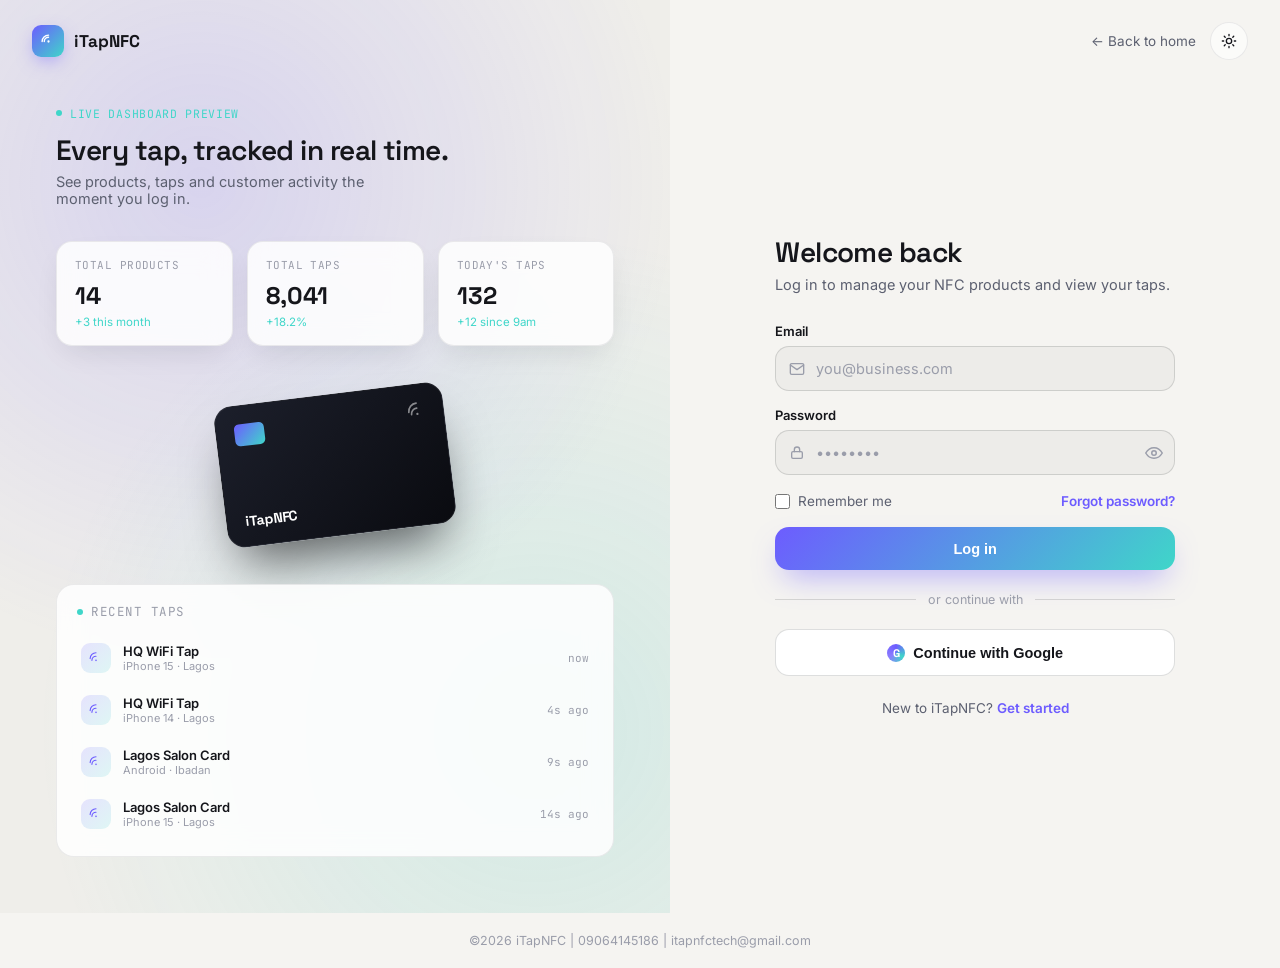
<file: auth.html>
<!doctype html>
<html lang="en" data-theme="dark">
  <head>
    <meta charset="UTF-8" />
    <meta name="viewport" content="width=device-width, initial-scale=1.0" />
    <title>iTapNFC — Log in</title>
    <meta
      name="description"
      content="Log in or create your iTapNFC account to start building NFC-powered experiences."
    />
    <meta name="robots" content="index, follow" />
    <link rel="canonical" href="https://itapnfc.tech/auth.html" />

    <link rel="icon" type="image/png" href="assets/favicon-32.png" />
    <link rel="apple-touch-icon" href="assets/apple-touch-icon.png" />
    <link rel="manifest" href="manifest.json" />

    <link rel="stylesheet" href="auth.css" />

    <meta property="og:type" content="website" />
    <meta property="og:site_name" content="iTapNFC" />
    <meta property="og:title" content="iTapNFC — Log in" />
    <meta
      property="og:description"
      content="Log in or create your iTapNFC account to start building NFC-powered experiences."
    />
    <meta property="og:url" content="https://itapnfc.tech/auth.html" />
    <meta
      property="og:image"
      content="https://itapnfc.tech/assets/og-image.png"
    />
    <meta property="og:image:width" content="1200" />
    <meta property="og:image:height" content="630" />

    <meta name="twitter:card" content="summary_large_image" />
    <meta name="twitter:title" content="iTapNFC — Log in" />
    <meta
      name="twitter:description"
      content="Log in or create your iTapNFC account to start building NFC-powered experiences."
    />
    <meta
      name="twitter:image"
      content="https://itapnfc.tech/assets/og-image.png"
    />
    <link rel="preconnect" href="https://fonts.googleapis.com" />
    <link
      href="https://fonts.googleapis.com/css2?family=Space+Grotesk:wght@500;600;700&family=Inter:wght@400;500;600;700;800&family=JetBrains+Mono:wght@400;500&display=swap"
      rel="stylesheet"
    />
  </head>
  <body>
    <div class="topbar">
      <div class="logo">
        <div class="logo-mark">
          <svg
            viewBox="0 0 24 24"
            fill="none"
            stroke="#fff"
            stroke-width="2"
            stroke-linecap="round"
          >
            <path d="M6 12a6 6 0 0 1 6-6" />
            <path d="M3 12a9 9 0 0 1 9-9" />
            <circle cx="12" cy="12" r="1.6" fill="#fff" stroke="none" />
          </svg>
        </div>
        iTapNFC
      </div>
      <div class="topbar-right">
        <a href="index.html" class="back-home">← Back to home</a>
        <div class="theme-toggle" id="themeToggle">
          <svg
            class="icon-sun"
            viewBox="0 0 24 24"
            fill="none"
            stroke="currentColor"
            stroke-width="2"
            stroke-linecap="round"
          >
            <circle cx="12" cy="12" r="4" />
            <path
              d="M12 2v2M12 20v2M4.9 4.9l1.4 1.4M17.7 17.7l1.4 1.4M2 12h2M20 12h2M4.9 19.1l1.4-1.4M17.7 6.3l1.4-1.4"
            />
          </svg>
          <svg
            class="icon-moon"
            viewBox="0 0 24 24"
            fill="none"
            stroke="currentColor"
            stroke-width="2"
            stroke-linecap="round"
          >
            <path d="M21 12.8A9 9 0 1 1 11.2 3a7 7 0 0 0 9.8 9.8z" />
          </svg>
        </div>
      </div>
    </div>

    <div class="auth-wrap">
      <!-- LEFT: animated dashboard preview -->
      <div class="auth-visual">
        <div class="visual-head">
          <div class="eyebrow">
            <span class="dot"></span>LIVE DASHBOARD PREVIEW
          </div>
          <h2>Every tap, tracked in real time.</h2>
          <p>See products, taps and customer activity the moment you log in.</p>
        </div>

        <div class="stat-row">
          <div class="stat-card">
            <div class="lbl">Total Products</div>
            <div class="num" id="statProducts">0</div>
            <div class="trend">+3 this month</div>
          </div>
          <div class="stat-card">
            <div class="lbl">Total Taps</div>
            <div class="num" id="statTaps">0</div>
            <div class="trend">+18.2%</div>
          </div>
          <div class="stat-card">
            <div class="lbl">Today's Taps</div>
            <div class="num" id="statToday">0</div>
            <div class="trend">+12 since 9am</div>
          </div>
        </div>

        <div class="nfc-stage">
          <div class="nfc-ripple r1"></div>
          <div class="nfc-ripple r2"></div>
          <div class="nfc-card">
            <div class="chip"></div>
            <div class="wave">
              <svg
                viewBox="0 0 24 24"
                fill="none"
                stroke="currentColor"
                stroke-width="2"
                stroke-linecap="round"
              >
                <path d="M5 16a7 7 0 0 1 7-7" />
                <path d="M2 13a10 10 0 0 1 10-10" />
                <circle
                  cx="12"
                  cy="16"
                  r="1.4"
                  fill="currentColor"
                  stroke="none"
                />
              </svg>
            </div>
            <div class="word">iTapNFC</div>
          </div>
        </div>

        <div class="recent-panel">
          <div class="recent-head"><span class="live"></span>RECENT TAPS</div>
          <div class="tap-list" id="tapList"></div>
        </div>
      </div>

      <!-- RIGHT: forms -->
      <div class="auth-form-side">
        <div class="form-card">
          <!-- LOGIN -->
          <div class="view active" id="view-login">
            <div class="form-head">
              <h1>Welcome back</h1>
              <p>Log in to manage your NFC products and view your taps.</p>
            </div>
            <form>
              <div class="field">
                <label>Email</label>
                <div class="input-wrap">
                  <svg
                    class="lic"
                    viewBox="0 0 24 24"
                    fill="none"
                    stroke="currentColor"
                    stroke-width="2"
                    stroke-linecap="round"
                    stroke-linejoin="round"
                  >
                    <rect x="2" y="4" width="20" height="16" rx="2" />
                    <path d="M2 6l10 7L22 6" />
                  </svg>
                  <input
                    type="email"
                    id="loginEmail"
                    placeholder="you@business.com"
                    required
                  />
                </div>
              </div>
              <div class="field">
                <label>Password</label>
                <div class="input-wrap">
                  <svg
                    class="lic"
                    viewBox="0 0 24 24"
                    fill="none"
                    stroke="currentColor"
                    stroke-width="2"
                    stroke-linecap="round"
                    stroke-linejoin="round"
                  >
                    <rect x="4" y="10" width="16" height="10" rx="2" />
                    <path d="M8 10V7a4 4 0 0 1 8 0v3" />
                  </svg>
                  <input
                    type="password"
                    id="loginPass"
                    placeholder="••••••••"
                    required
                  />
                  <button
                    type="button"
                    class="toggle-eye"
                    onclick="toggleEye('loginPass', this)"
                  >
                    <svg
                      viewBox="0 0 24 24"
                      fill="none"
                      stroke="currentColor"
                      stroke-width="2"
                      stroke-linecap="round"
                      stroke-linejoin="round"
                    >
                      <path d="M1 12s4-7 11-7 11 7 11 7-4 7-11 7-11-7-11-7z" />
                      <circle cx="12" cy="12" r="3" />
                    </svg>
                  </button>
                </div>
              </div>
              <div class="row-between">
                <label class="remember"
                  ><input type="checkbox" /> Remember me</label
                >
                <a href="#" class="link-accent" onclick="showView('forgot')"
                  >Forgot password?</a
                >
              </div>
              <button class="btn btn-primary" id="loginBtn" type="button">
                Log in
              </button>
              <div class="divider">or continue with</div>
              <button
                class="btn btn-google"
                type="button"
              >
                <span class="gmark">G</span> Continue with Google
              </button>
            </form>
            <div class="switch-text">
              New to iTapNFC?
              <a href="#" class="link-accent" onclick="showView('register')"
                >Get started</a
              >
            </div>
          </div>

          <!-- REQUEST ACCESS (formerly self-serve register) -->
          <div class="view" id="view-register">
            <div class="form-head">
              <h1>Get started with iTapNFC</h1>
              <p>
                Accounts are set up by our team so your business profile,
                branding, and products are ready from day one.
              </p>
            </div>
            <div
              style="
                background: var(--input-bg);
                border: 1px solid var(--border-strong);
                border-radius: 16px;
                padding: 20px;
                margin-bottom: 20px;
              "
            >
              <div style="display: flex; gap: 12px; align-items: flex-start">
                <div
                  style="
                    width: 36px;
                    height: 36px;
                    border-radius: 11px;
                    background: var(--gradient-soft);
                    display: flex;
                    align-items: center;
                    justify-content: center;
                    flex: none;
                  "
                >
                  <svg
                    viewBox="0 0 24 24"
                    width="17"
                    height="17"
                    fill="none"
                    stroke="var(--pulse)"
                    stroke-width="2"
                    stroke-linecap="round"
                    stroke-linejoin="round"
                  >
                    <path
                      d="M5 13a11 11 0 0 1 14 0M8.5 16.5a6 6 0 0 1 7 0M12 20h.01"
                    />
                  </svg>
                </div>
                <div>
                  <div
                    style="
                      font-size: 13.5px;
                      font-weight: 600;
                      margin-bottom: 4px;
                    "
                  >
                    Message us on WhatsApp
                  </div>
                  <div
                    style="
                      font-size: 12.5px;
                      color: var(--text-muted);
                      line-height: 1.5;
                    "
                  >
                    Tell us about your business and we'll set up your account
                    and first NFC product, then send you a login.
                  </div>
                </div>
              </div>
            </div>
            <a
              href="https://wa.me/2348050759876?text=Hi%2C%20I%27d%20like%20to%20get%20started%20with%20iTapNFC"
              target="_blank"
              rel="noopener"
              class="btn btn-primary"
              style="width: 100%"
            >
              <svg
                viewBox="0 0 24 24"
                width="16"
                height="16"
                fill="none"
                stroke="currentColor"
                stroke-width="2.2"
                stroke-linecap="round"
                stroke-linejoin="round"
              >
                <path
                  d="M5 13a11 11 0 0 1 14 0M8.5 16.5a6 6 0 0 1 7 0M12 20h.01"
                />
              </svg>
              Chat with us on WhatsApp
            </a>
            <div class="switch-text">
              Already have a login from our team?
              <a href="#" class="link-accent" onclick="showView('login')"
                >Log in</a
              >
            </div>
          </div>

          <!-- FORGOT PASSWORD -->
          <div class="view" id="view-forgot">
            <div class="back-link" onclick="showView('login')">
              <svg
                viewBox="0 0 24 24"
                fill="none"
                stroke="currentColor"
                stroke-width="2.4"
                stroke-linecap="round"
                stroke-linejoin="round"
              >
                <path d="M19 12H5M11 18l-6-6 6-6" />
              </svg>
              Back to login
            </div>
            <div id="forgotForm">
              <div class="form-head">
                <h1>Reset your password</h1>
                <p>
                  Enter the email linked to your account and we'll send you a
                  reset link.
                </p>
              </div>
              <form
                onsubmit="
                  event.preventDefault();
                  showForgotSuccess();
                "
              >
                <div class="field">
                  <label>Email</label>
                  <div class="input-wrap">
                    <svg
                      class="lic"
                      viewBox="0 0 24 24"
                      fill="none"
                      stroke="currentColor"
                      stroke-width="2"
                      stroke-linecap="round"
                      stroke-linejoin="round"
                    >
                      <rect x="2" y="4" width="20" height="16" rx="2" />
                      <path d="M2 6l10 7L22 6" />
                    </svg>
                    <input
                      type="email"
                      placeholder="you@business.com"
                      required
                    />
                  </div>
                </div>
                <button class="btn btn-primary" type="submit">
                  Send reset link
                </button>
              </form>
            </div>
            <div id="forgotSuccess" style="display: none">
              <div class="success-box">
                <div class="success-icon">
                  <svg
                    viewBox="0 0 24 24"
                    fill="none"
                    stroke="currentColor"
                    stroke-width="2.4"
                    stroke-linecap="round"
                    stroke-linejoin="round"
                  >
                    <path d="M4 12l5 5L20 6" />
                  </svg>
                </div>
                <h1 style="font-size: 22px">Check your email</h1>
                <p
                  style="
                    color: var(--text-muted);
                    font-size: 14px;
                    margin-top: 8px;
                  "
                >
                  We've sent a password reset link. It may take a minute to
                  arrive.
                </p>
                <div class="resend">
                  Didn't get it?
                  <a href="#" class="link-accent" onclick="showForgotForm()"
                    >Resend link</a
                  >
                </div>
              </div>
            </div>
          </div>
        </div>
      </div>
    </div>

    <footer
      style="
        text-align: center;
        padding: 20px 24px;
        font-size: 12.5px;
        color: var(--text-faint);
      "
    >
      &copy;2026 iTapNFC |
      <a href="tel:+2349064145186" style="color: var(--text-faint)"
        >09064145186</a
      >
      |
      <a href="mailto:itapnfctech@gmail.com" style="color: var(--text-faint)"
        >itapnfctech@gmail.com</a
      >
    </footer>

    <div class="toast" id="toast"></div>

    <script src="auth.js" type="module"></script>
    <script src="api.js" type="module"></script>
    <script src="routeGuard.js" type="module"></script>
  </body>
</html>
</file>
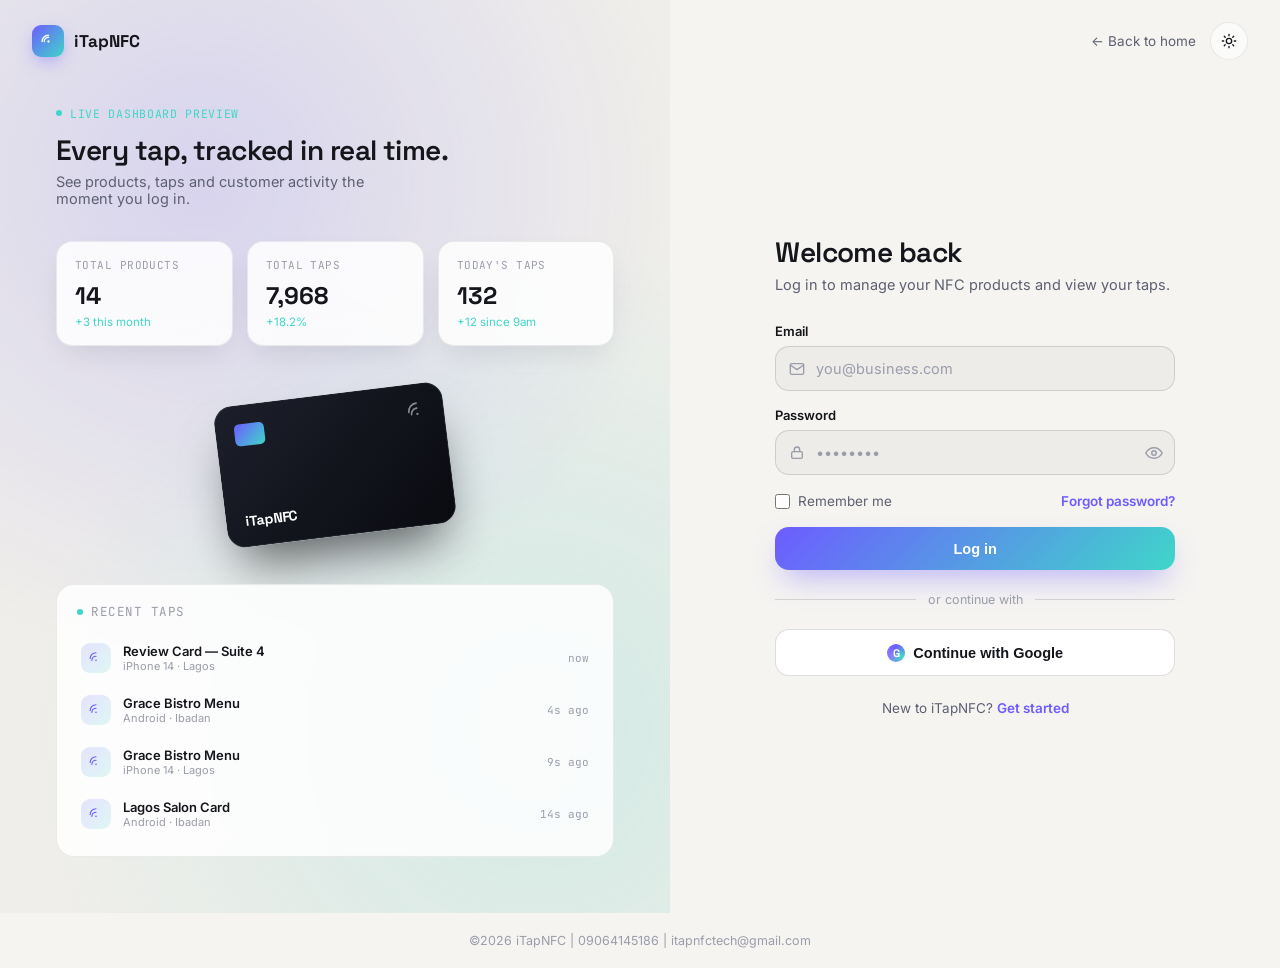
<file: builder.html>
<!DOCTYPE html>
<html lang="en" data-theme="dark">
<head>
<meta charset="UTF-8">
<meta name="viewport" content="width=device-width, initial-scale=1.0">
<title>iTapNFC — Product Builder</title>
<meta name="description" content="Build a new NFC-powered product on iTapNFC.">
<meta name="robots" content="noindex, nofollow">
<link rel="canonical" href="https://itapnfc.tech/builder.html">

<link rel="icon" type="image/png" href="assets/favicon-32.png">
<link rel="apple-touch-icon" href="assets/apple-touch-icon.png">
<link rel="manifest" href="manifest.json">

<link rel="stylesheet" href="builder.css">

<meta property="og:type" content="website">
<meta property="og:site_name" content="iTapNFC">
<meta property="og:title" content="iTapNFC — Product Builder">
<meta property="og:description" content="Build a new NFC-powered product on iTapNFC.">
<meta property="og:url" content="https://itapnfc.tech/builder.html">
<meta property="og:image" content="https://itapnfc.tech/assets/og-image.png">
<meta property="og:image:width" content="1200">
<meta property="og:image:height" content="630">

<meta name="twitter:card" content="summary_large_image">
<meta name="twitter:title" content="iTapNFC — Product Builder">
<meta name="twitter:description" content="Build a new NFC-powered product on iTapNFC.">
<meta name="twitter:image" content="https://itapnfc.tech/assets/og-image.png">
<link rel="preconnect" href="https://fonts.googleapis.com">
<link href="https://fonts.googleapis.com/css2?family=Space+Grotesk:wght@500;600;700&family=Inter:wght@400;500;600;700;800&family=JetBrains+Mono:wght@400;500&display=swap" rel="stylesheet">

</head>
<body>

<div class="topbar">
  <div class="logo"><div class="logo-mark"><svg viewBox="0 0 24 24" fill="none" stroke="#fff" stroke-width="2" stroke-linecap="round"><path d="M6 12a6 6 0 0 1 6-6"/><path d="M3 12a9 9 0 0 1 9-9"/><circle cx="12" cy="12" r="1.6" fill="#fff" stroke="none"/></svg></div>iTapNFC</div>
  <div style="display:flex;align-items:center;gap:16px;">
    <a href="dashboard.html" class="exit-link">Exit to Dashboard</a>
    <div class="theme-toggle" id="themeToggle">
      <svg class="icon-sun" viewBox="0 0 24 24" fill="none" stroke="currentColor" stroke-width="2" stroke-linecap="round"><circle cx="12" cy="12" r="4"/><path d="M12 2v2M12 20v2M4.9 4.9l1.4 1.4M17.7 17.7l1.4 1.4M2 12h2M20 12h2M4.9 19.1l1.4-1.4M17.7 6.3l1.4-1.4"/></svg>
      <svg class="icon-moon" style="display:none" viewBox="0 0 24 24" fill="none" stroke="currentColor" stroke-width="2" stroke-linecap="round"><path d="M21 12.8A9 9 0 1 1 11.2 3a7 7 0 0 0 9.8 9.8z"/></svg>
    </div>
  </div>
</div>

<div class="wrap">
  <div class="stepper">
    <div class="step-pill active" id="pill-1"><div class="step-dot">1</div><div class="step-label">Choose Type</div></div>
    <div class="step-line"></div>
    <div class="step-pill" id="pill-2"><div class="step-dot">2</div><div class="step-label">Customize</div></div>
    <div class="step-line"></div>
    <div class="step-pill" id="pill-3"><div class="step-dot">3</div><div class="step-label">Generate</div></div>
  </div>

  <!-- STEP 1 -->
  <div class="view active" id="view-1">
    <div class="center-head"><h1>What are you building?</h1><p>Choose the experience customers will see when they tap.</p></div>
    <div class="type-grid" id="typeGrid"></div>
    <div class="actions-row"><button class="btn btn-primary" id="toStep2" disabled>Continue</button></div>
  </div>

  <!-- STEP 2 -->
  <div class="view" id="view-2">
    <div class="center-head"><h1>Customize your page</h1><p>These details power both the page and the live preview.</p></div>
    <div class="builder-grid">
      <div class="field-card">
        <h3>Business Details</h3>
        <div id="dynamicFields"></div>
      </div>
      <div class="preview-stage">
        <div class="preview-label">Live Preview</div>
        <div class="phone-frame">
          <div class="phone-screen" id="phoneScreen"></div>
        </div>
      </div>
    </div>
    <div class="actions-row split">
      <button class="btn btn-ghost" id="toStep1Back">Back</button>
      <button class="btn btn-primary" id="toStep3">Generate Page</button>
    </div>
  </div>

  <!-- STEP 3 -->
  <div class="view" id="view-3">
    <div class="center-head"><h1>Your page is live 🎉</h1><p>Share the link, scan the QR, or write it straight to an NFC card.</p></div>
    <div class="output-grid">
      <div class="output-card">
        <div class="url-row"><span id="genUrl" class="mono"></span><button class="copy-btn" id="copyBtn">Copy</button></div>
        <div class="qr-wrap"><div class="qr-grid" id="qrGrid"></div></div>
        <div class="out-actions">
          <button class="btn btn-primary" id="writeNfcBtn">
            <svg viewBox="0 0 24 24" fill="none" stroke="currentColor" stroke-width="2" stroke-linecap="round" width="16" height="16"><path d="M5 16a7 7 0 0 1 7-7"/><path d="M2 13a10 10 0 0 1 10-10"/><circle cx="12" cy="16" r="1.4" fill="currentColor" stroke="none"/></svg>
            Write to NFC Card
          </button>
          <button class="btn btn-ghost" id="createAnother">Create Another Product</button>
          <a href="dashboard.html" class="btn btn-ghost" style="text-align:center;">Go to Dashboard</a>
        </div>
      </div>
      <div class="preview-stage" style="position:static;">
        <div class="phone-frame">
          <div class="phone-screen" id="phoneScreenFinal"></div>
        </div>
      </div>
    </div>
  </div>
</div>

<footer style="text-align:center;padding:28px 24px;font-size:12.5px;color:var(--text-faint);border-top:1px solid var(--border);">
  © 2026 iTapNFC | <a href="tel:+2349064145186" style="color:var(--text-faint);">09064145186</a> | <a href="mailto:itapnfctech@gmail.com" style="color:var(--text-faint);">itapnfctech@gmail.com</a>
</footer>

<div class="modal-overlay" id="nfcModal">
  <div class="modal">
    <div id="nfcWriting">
      <div class="modal-ripple-stage">
        <div class="m-ripple a"></div><div class="m-ripple b"></div>
        <div class="modal-chip"><svg viewBox="0 0 24 24" fill="none" stroke="currentColor" stroke-width="2" stroke-linecap="round"><path d="M5 16a7 7 0 0 1 7-7"/><path d="M2 13a10 10 0 0 1 10-10"/><circle cx="12" cy="16" r="1.4" fill="currentColor" stroke="none"/></svg></div>
      </div>
      <h3>Hold near the NFC card</h3>
      <p>Keep your phone close until writing finishes.</p>
      <div class="modal-bar-bg"><div class="modal-bar-fill" id="modalBar"></div></div>
    </div>
    <div id="nfcDone" style="display:none;">
      <div class="success-tick"><svg viewBox="0 0 24 24" fill="none" stroke="currentColor" stroke-width="2.6" stroke-linecap="round" stroke-linejoin="round"><path d="M4 12l5 5L20 6"/></svg></div>
      <h3>Card written successfully</h3>
      <p>This card now opens your page on tap.</p>
      <button class="btn btn-primary" style="width:100%;" onclick="closeModal()">Done</button>
    </div>
  </div>
</div>

<div class="toast" id="toast"></div>

<script src="builder.js" type="module"></script>
<script src="routeGuard.js" type="module"></script>
<script src="/product-renderer.js" type="module"></script>
</body>
</html>
</file>
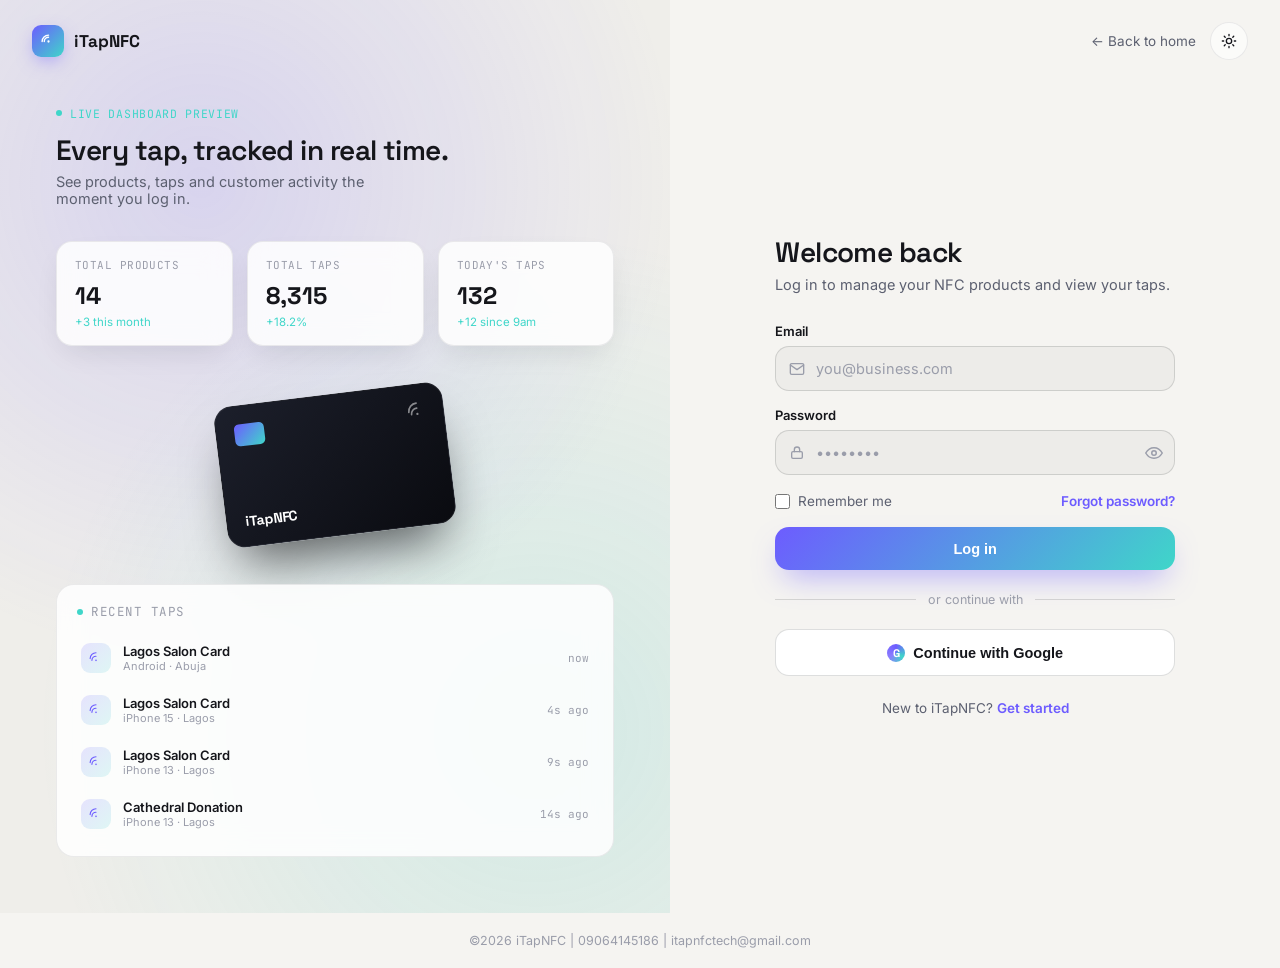
<file: dashboard.html>
<!doctype html>
<html lang="en" data-theme="dark">
  <head>
    <meta charset="UTF-8" />
    <meta name="viewport" content="width=device-width, initial-scale=1.0" />
    <title>iTapNFC — Dashboard</title>
    <meta
      name="description"
      content="Your iTapNFC dashboard — products, taps, and analytics at a glance."
    />
    <meta name="robots" content="noindex, nofollow" />
    <link rel="canonical" href="https://itapnfc.tech/dashboard.html" />

    <link rel="stylesheet" href="dashboard.css" />

    <link rel="icon" type="image/png" href="assets/favicon-32.png" />
    <link rel="apple-touch-icon" href="assets/apple-touch-icon.png" />
    <link rel="manifest" href="manifest.json" />

    <meta property="og:type" content="website" />
    <meta property="og:site_name" content="iTapNFC" />
    <meta property="og:title" content="iTapNFC — Dashboard" />
    <meta
      property="og:description"
      content="Your iTapNFC dashboard — products, taps, and analytics at a glance."
    />
    <meta property="og:url" content="https://itapnfc.tech/dashboard.html" />
    <meta
      property="og:image"
      content="https://itapnfc.tech/assets/og-image.png"
    />
    <meta property="og:image:width" content="1200" />
    <meta property="og:image:height" content="630" />

    <meta name="twitter:card" content="summary_large_image" />
    <meta name="twitter:title" content="iTapNFC — Dashboard" />
    <meta
      name="twitter:description"
      content="Your iTapNFC dashboard — products, taps, and analytics at a glance."
    />
    <meta
      name="twitter:image"
      content="https://itapnfc.tech/assets/og-image.png"
    />
    <link rel="preconnect" href="https://fonts.googleapis.com" />
    <link
      href="https://fonts.googleapis.com/css2?family=Space+Grotesk:wght@500;600;700&family=Inter:wght@400;500;600;700;800&family=JetBrains+Mono:wght@400;500&display=swap"
      rel="stylesheet"
    />
  </head>
  <body>
    <div class="overlay" id="overlay" onclick="toggleSidebar()"></div>

    <div class="app">
      <aside class="sidebar" id="sidebar">
        <div class="logo">
          <div class="logo-mark">
            <svg
              viewBox="0 0 24 24"
              fill="none"
              stroke="#fff"
              stroke-width="2"
              stroke-linecap="round"
            >
              <path d="M6 12a6 6 0 0 1 6-6" />
              <path d="M3 12a9 9 0 0 1 9-9" />
              <circle cx="12" cy="12" r="1.6" fill="#fff" stroke="none" />
            </svg>
          </div>
          iTapNFC
        </div>
        <div class="nav-group">
          <div
            class="nav-item active"
            id="navDashboard"
            onclick="showDashSection('dashboard', this)"
          >
            <svg
              viewBox="0 0 24 24"
              fill="none"
              stroke="currentColor"
              stroke-width="2"
              stroke-linecap="round"
              stroke-linejoin="round"
            >
              <rect x="3" y="3" width="8" height="8" rx="2" />
              <rect x="13" y="3" width="8" height="8" rx="2" />
              <rect x="3" y="13" width="8" height="8" rx="2" />
              <rect x="13" y="13" width="8" height="8" rx="2" />
            </svg>
            Dashboard
          </div>
          <div class="nav-item" onclick="window.location.href = 'builder.html'">
            <svg
              viewBox="0 0 24 24"
              fill="none"
              stroke="currentColor"
              stroke-width="2"
              stroke-linecap="round"
              stroke-linejoin="round"
            >
              <path d="M21 8l-9-5-9 5 9 5 9-5z" />
              <path d="M3 8v8l9 5 9-5V8" />
            </svg>
              Products
          </div>
          <div class="nav-item" onclick="comingSoon('Analytics')">
            <svg
              viewBox="0 0 24 24"
              fill="none"
              stroke="currentColor"
              stroke-width="2"
              stroke-linecap="round"
              stroke-linejoin="round"
            >
              <path d="M3 20V10M10 20V4M17 20v-7" />
            </svg>
            Analytics
          </div>
          <div class="nav-item" onclick="comingSoon('Customers')">
            <svg
              viewBox="0 0 24 24"
              fill="none"
              stroke="currentColor"
              stroke-width="2"
              stroke-linecap="round"
              stroke-linejoin="round"
            >
              <circle cx="9" cy="8" r="3.5" />
              <path
                d="M2.5 20a6.5 6.5 0 0 1 13 0M17 9a3 3 0 1 0 0-6M16 14.2a6 6 0 0 1 5 5.8"
              />
            </svg>
              Customers
          </div>
          <div class="nav-item" onclick="comingSoon('Templates')">
            <svg
              viewBox="0 0 24 24"
              fill="none"
              stroke="currentColor"
              stroke-width="2"
              stroke-linecap="round"
              stroke-linejoin="round"
            >
              <rect x="3" y="3" width="18" height="18" rx="2" />
              <path d="M3 9h18M9 21V9" />
            </svg>
            Templates
          </div>
          <div class="nav-item" onclick="comingSoon('Reviews')">
            <svg
              viewBox="0 0 24 24"
              fill="none"
              stroke="currentColor"
              stroke-width="2"
              stroke-linecap="round"
              stroke-linejoin="round"
            >
              <path
                d="M12 2l3 6 6.5.9-4.7 4.6 1.1 6.4-5.9-3.1-5.9 3.1 1.1-6.4L2 8.9 8.5 8z"
              />
            </svg>
              Reviews
          </div>
          <div class="nav-item" onclick="comingSoon('Attendance')">
            <svg
              viewBox="0 0 24 24"
              fill="none"
              stroke="currentColor"
              stroke-width="2"
              stroke-linecap="round"
              stroke-linejoin="round"
            >
              <circle cx="12" cy="12" r="9" />
              <path d="M12 7v5l3.5 2" />
            </svg>
            Attendance
          </div>
          <div class="nav-item" onclick="comingSoon('Assets')">
            <svg
              viewBox="0 0 24 24"
              fill="none"
              stroke="currentColor"
              stroke-width="2"
              stroke-linecap="round"
              stroke-linejoin="round"
            >
              <path
                d="M20.6 13.4 12 22l-9.6-9.6a3.5 3.5 0 0 1 0-5L8 2l3 3-5 5 6.6 6.6 5-5z"
              />
              <circle cx="17.5" cy="6.5" r="1" />
            </svg>
            Assets
          </div>
          <div class="nav-divider"></div>
          <div
            class="nav-item"
            id="navBilling"
            onclick="showDashSection('billing', this)"
          >
            <svg
              viewBox="0 0 24 24"
              fill="none"
              stroke="currentColor"
              stroke-width="2"
              stroke-linecap="round"
              stroke-linejoin="round"
            >
              <rect x="2" y="5" width="20" height="14" rx="2" />
              <path d="M2 10h20" />
            </svg>
            Billing
          </div>
          <div
            class="nav-item"
            id="navSettings"
            onclick="showDashSection('settings', this)"
          >
            <svg
              viewBox="0 0 24 24"
              fill="none"
              stroke="currentColor"
              stroke-width="2"
              stroke-linecap="round"
              stroke-linejoin="round"
            >
              <circle cx="12" cy="12" r="3" />
              <path
                d="M19.4 15a1.7 1.7 0 0 0 .3 1.9l.1.1a2 2 0 1 1-2.8 2.8l-.1-.1a1.7 1.7 0 0 0-1.9-.3 1.7 1.7 0 0 0-1 1.5V21a2 2 0 1 1-4 0v-.1a1.7 1.7 0 0 0-1-1.6 1.7 1.7 0 0 0-1.9.3l-.1.1a2 2 0 1 1-2.8-2.8l.1-.1a1.7 1.7 0 0 0 .3-1.9 1.7 1.7 0 0 0-1.5-1H3a2 2 0 1 1 0-4h.1a1.7 1.7 0 0 0 1.6-1 1.7 1.7 0 0 0-.3-1.9l-.1-.1a2 2 0 1 1 2.8-2.8l.1.1a1.7 1.7 0 0 0 1.9.3h0a1.7 1.7 0 0 0 1-1.5V3a2 2 0 1 1 4 0v.1a1.7 1.7 0 0 0 1 1.6 1.7 1.7 0 0 0 1.9-.3l.1-.1a2 2 0 1 1 2.8 2.8l-.1.1a1.7 1.7 0 0 0-.3 1.9v0a1.7 1.7 0 0 0 1.5 1H21a2 2 0 1 1 0 4h-.1a1.7 1.7 0 0 0-1.5 1z"
              />
            </svg>
              Settings
          </div>
          <div class="nav-item" id="logoutBtn">
            <svg
              viewBox="0 0 24 24"
              fill="none"
              stroke="currentColor"
              stroke-width="2"
              stroke-linecap="round"
              stroke-linejoin="round"
            >
              <path d="M9 21H5a2 2 0 0 1-2-2V5a2 2 0 0 1 2-2h4" />
              <path d="M16 17l5-5-5-5M21 12H9" /></svg
            >Logout
          </div>
        </div>
        <div class="sidebar-foot">
          <div class="av">GA</div>
          <div>
            <div class="nm full-name"></div>
            <div class="pl">Business Plan</div>
          </div>
        </div>
      </aside>

      <div class="main">
        <div class="topbar">
          <div style="display: flex; align-items: center; gap: 14px">
            <div class="icon-btn menu-btn" onclick="toggleSidebar()">
              <svg
                viewBox="0 0 24 24"
                fill="none"
                stroke="currentColor"
                stroke-width="2"
                stroke-linecap="round"
              >
                <path d="M3 6h18M3 12h18M3 18h18" />
              </svg>
            </div>
            <div class="search">
              <svg
                viewBox="0 0 24 24"
                fill="none"
                stroke="currentColor"
                stroke-width="2"
                stroke-linecap="round"
              >
                <circle cx="11" cy="11" r="7" />
                <path d="M21 21l-4.35-4.35" />
              </svg>
              <input type="text" placeholder="Search products, customers..." />
            </div>
          </div>
          <div class="topbar-right">
            <div class="icon-btn" onclick="toggleDrop('notifDrop', event)">
              <svg
                viewBox="0 0 24 24"
                fill="none"
                stroke="currentColor"
                stroke-width="2"
                stroke-linecap="round"
                stroke-linejoin="round"
              >
                <path d="M6 8a6 6 0 1 1 12 0c0 3 1 5 2 6H4c1-1 2-3 2-6Z" />
                <path d="M10 20a2 2 0 0 0 4 0" /></svg
              ><span class="badge"></span>
            </div>
            <div class="icon-btn" id="themeToggle">
              <svg
                class="icon-sun"
                viewBox="0 0 24 24"
                fill="none"
                stroke="currentColor"
                stroke-width="2"
                stroke-linecap="round"
              >
                <circle cx="12" cy="12" r="4" />
                <path
                  d="M12 2v2M12 20v2M4.9 4.9l1.4 1.4M17.7 17.7l1.4 1.4M2 12h2M20 12h2M4.9 19.1l1.4-1.4M17.7 6.3l1.4-1.4"
                /></svg
              ><svg
                class="icon-moon"
                style="display: none"
                viewBox="0 0 24 24"
                fill="none"
                stroke="currentColor"
                stroke-width="2"
                stroke-linecap="round"
              >
                <path d="M21 12.8A9 9 0 1 1 11.2 3a7 7 0 0 0 9.8 9.8z" />
              </svg>
            </div>
            <div class="profile-btn" onclick="toggleDrop('profileDrop', event)">

              <div class="av">GA</div>
              <span class="nm first-name"></span>
              <svg
                viewBox="0 0 24 24"
                fill="none"
                stroke="currentColor"
                stroke-width="2"
                stroke-linecap="round"
                width="13"
                height="13"
              >
                <path d="M6 9l6 6 6-6" />
              </svg>
            </div>
          </div>

          <div class="dropdown" id="notifDrop">
            <div class="note"><div class="t">New tap on Payment Page</div></div>
            <div class="note">
              <div>
                <div class="t">5★ review received</div>
                <div class="s">Via Review Card · 14m ago</div>
              </div>
            </div>
            <div class="note">
              <div>
                <div class="t">Subscription renews in 3 days</div>
                <div class="s">Business Plan</div>
              </div>
            </div>
            <div class="note">
              <div><div class="t">12 new visitor check-ins today</div></div>
            </div>
          </div>
          <div class="dropdown" id="profileDrop">
            <a
              href="#"
              onclick="
                event.preventDefault();
                showDashSection('profile');
                toggleDrop('profileDrop');
              "
              >Profile
            </a>
            <a
              href="#"
              onclick="
                event.preventDefault();
                showDashSection('settings');
                toggleDrop('profileDrop');
              ">
              Settings
            </a>
            <a
              href="#"
              onclick="
                event.preventDefault();
                showDashSection('billing');
                toggleDrop('profileDrop');
              "
              >Billing
            </a>
            <a href="index.html" id="logoutLink">Logout</a>
          </div>
        </div>

        <div class="content">
          <div class="section active" id="sec-dashboard">
            <div class="page-head">
              <div>
                <h1>Welcome back, <span class="first-name"></span></h1>
                <p>Here's what's happening across your NFC products today.</p>
              </div>
              <button
                class="btn btn-primary"
                onclick="window.location.href = 'builder.html'"
              >
                <svg
                  viewBox="0 0 24 24"
                  fill="none"
                  stroke="currentColor"
                  stroke-width="2.4"
                  stroke-linecap="round"
                  width="15"
                  height="15"
                >
                  <path d="M12 5v14M5 12h14" /></svg
                >New Product
              </button>
            </div>

            <div class="grid cols-4" style="margin-bottom: 18px">
              <div class="card stat-card">
                <div class="top">
                  <div class="ic">
                    <svg
                      viewBox="0 0 24 24"
                      fill="none"
                      stroke="currentColor"
                      stroke-width="2"
                      stroke-linecap="round"
                      stroke-linejoin="round"
                    >
                      <path d="M21 8l-9-5-9 5 9 5 9-5z" />
                      <path d="M3 8v8l9 5 9-5V8" />
                    </svg>
                  </div>
                </div>
                <div class="lbl">Total Products</div>
                <div class="num">14</div>
                <div class="trend">+3 this month</div>
              </div>
              <div class="card stat-card">
                <div class="top">
                  <div class="ic">
                    <svg
                      viewBox="0 0 24 24"
                      fill="none"
                      stroke="currentColor"
                      stroke-width="2"
                      stroke-linecap="round"
                    >
                      <path d="M5 16a7 7 0 0 1 7-7" />
                      <path d="M2 13a10 10 0 0 1 10-10" />
                      <circle
                        cx="12"
                        cy="16"
                        r="1.4"
                        fill="currentColor"
                        stroke="none"
                      />
                    </svg>
                  </div>
                </div>
                <div class="lbl">Total Taps</div>
                <div class="num">8,420</div>
                <div class="trend">+18.2%</div>
              </div>
              <div class="card stat-card">
                <div class="top">
                  <div class="ic">
                    <svg
                      viewBox="0 0 24 24"
                      fill="none"
                      stroke="currentColor"
                      stroke-width="2"
                      stroke-linecap="round"
                      stroke-linejoin="round"
                    >
                      <circle cx="12" cy="12" r="9" />
                      <path d="M12 7v5l3.5 2" />
                    </svg>
                  </div>
                </div>
                <div class="lbl">Today's Taps</div>
                <div class="num">132</div>
                <div class="trend">+12 since 9am</div>
              </div>
              <div class="card sub-card">
                <div class="plan-badge">
                  <span class="d"></span>BUSINESS · ACTIVE
                </div>
                <div
                  style="
                    font-size: 13px;
                    color: var(--text-muted);
                    margin-top: 14px;
                  "
                >
                  8,420 / 10,000 taps used this month
                </div>
                <div class="usage-bar-bg">
                  <div class="usage-bar-fill" style="width: 84%"></div>
                </div>
                <div style="font-size: 11.5px; color: var(--text-faint)">
                  Renews Aug 14, 2026
                </div>
              </div>
            </div>

            <div class="grid cols-3-1" style="margin-bottom: 18px">
              <div class="card">
                <div class="card-head">
                  <h3>Daily Taps</h3>
                  <span class="sub">Last 7 days</span>
                </div>
                <svg viewBox="0 0 600 220" style="width: 100%; height: auto">
                  <defs>
                    <linearGradient id="areaGrad" x1="0" y1="0" x2="0" y2="1">
                      <stop
                        offset="0%"
                        stop-color="#6D5CFF"
                        stop-opacity="0.35"
                      />
                      <stop
                        offset="100%"
                        stop-color="#6D5CFF"
                        stop-opacity="0"
                      />
                    </linearGradient>
                    <linearGradient id="lineGrad" x1="0" y1="0" x2="1" y2="0">
                      <stop offset="0%" stop-color="#6D5CFF" />
                      <stop offset="100%" stop-color="#3FD6C9" />
                    </linearGradient>
                  </defs>
                  <path
                    d="M30,110 L120,90 L210,130 L300,70 L390,50 L480,80 L570,37 L570,190 L30,190 Z"
                    fill="url(#areaGrad)"
                  />
                  <path
                    d="M30,110 L120,90 L210,130 L300,70 L390,50 L480,80 L570,37"
                    fill="none"
                    stroke="url(#lineGrad)"
                    stroke-width="3"
                    stroke-linecap="round"
                    stroke-linejoin="round"
                  />
                  <g
                    fill="var(--bg-elevated)"
                    stroke="#6D5CFF"
                    stroke-width="2.5"
                  >
                    <circle cx="30" cy="110" r="4" />
                    <circle cx="120" cy="90" r="4" />
                    <circle cx="210" cy="130" r="4" />
                    <circle cx="300" cy="70" r="4" />
                    <circle cx="390" cy="50" r="4" />
                    <circle cx="480" cy="80" r="4" />
                    <circle cx="570" cy="37" r="4" />
                  </g>
                  <g
                    fill="var(--text-faint)"
                    font-size="11"
                    font-family="JetBrains Mono, monospace"
                    text-anchor="middle"
                  >
                    <text x="30" y="208">Mon</text>
                    <text x="120" y="208">Tue</text>
                    <text x="210" y="208">Wed</text>
                    <text x="300" y="208">Thu</text>
                    <text x="390" y="208">Fri</text>
                    <text x="480" y="208">Sat</text>
                    <text x="570" y="208">Sun</text>
                  </g>
                </svg>
              </div>
              <div class="card">
                <div class="card-head">
                  <h3>Device Usage</h3>
                  <span class="sub">This month</span>
                </div>
                <svg
                  viewBox="0 0 200 200"
                  style="
                    width: 160px;
                    height: 160px;
                    display: block;
                    margin: 0 auto;
                  "
                >
                  <g transform="rotate(-90 100 100)">
                    <circle
                      cx="100"
                      cy="100"
                      r="70"
                      fill="none"
                      stroke="var(--bg-elevated-2)"
                      stroke-width="24"
                    />
                    <circle
                      cx="100"
                      cy="100"
                      r="70"
                      fill="none"
                      stroke="#6D5CFF"
                      stroke-width="24"
                      stroke-dasharray="281.5 439.8"
                      stroke-dashoffset="0"
                    />
                    <circle
                      cx="100"
                      cy="100"
                      r="70"
                      fill="none"
                      stroke="#3FD6C9"
                      stroke-width="24"
                      stroke-dasharray="136.3 439.8"
                      stroke-dashoffset="-281.5"
                    />
                    <circle
                      cx="100"
                      cy="100"
                      r="70"
                      fill="none"
                      stroke="#F2B84B"
                      stroke-width="24"
                      stroke-dasharray="22 439.8"
                      stroke-dashoffset="-417.8"
                    />
                  </g>
                  <text
                    x="100"
                    y="95"
                    text-anchor="middle"
                    font-family="Space Grotesk, sans-serif"
                    font-size="26"
                    font-weight="700"
                    fill="var(--text)"
                  >
                    64%
                  </text>
                  <text
                    x="100"
                    y="116"
                    text-anchor="middle"
                    font-family="Inter, sans-serif"
                    font-size="11"
                    fill="var(--text-faint)"
                  >
                    iOS
                  </text>
                </svg>
                <div class="legend">
                  <div class="legend-row">
                    <span class="sw" style="background: #6d5cff"></span
                    ><span class="lname">iOS</span><span class="lval">64%</span>
                  </div>
                  <div class="legend-row">
                    <span class="sw" style="background: #3fd6c9"></span
                    ><span class="lname">Android</span
                    ><span class="lval">31%</span>
                  </div>
                  <div class="legend-row">
                    <span class="sw" style="background: #f2b84b"></span
                    ><span class="lname">Other</span
                    ><span class="lval">5%</span>
                  </div>
                </div>
              </div>
            </div>

            <div class="grid cols-1-1" style="margin-bottom: 18px">
              <div class="card">
                <div class="card-head">
                  <h3>Monthly Taps</h3>
                  <span class="sub">Last 6 months</span>
                </div>
                <svg viewBox="0 0 600 220" style="width: 100%; height: auto">
                  <defs>
                    <linearGradient id="barGrad" x1="0" y1="0" x2="0" y2="1">
                      <stop offset="0%" stop-color="#3FD6C9" />
                      <stop offset="100%" stop-color="#6D5CFF" />
                    </linearGradient>
                  </defs>
                  <g fill="url(#barGrad)">
                    <rect x="52" y="129" width="46" height="61" rx="8" />
                    <rect x="142" y="112" width="46" height="78" rx="8" />
                    <rect x="232" y="118" width="46" height="72" rx="8" />
                    <rect x="322" y="91" width="46" height="99" rx="8" />
                    <rect x="412" y="74" width="46" height="116" rx="8" />
                    <rect x="502" y="30" width="46" height="160" rx="8" />
                  </g>
                  <g
                    fill="var(--text-faint)"
                    font-size="11"
                    font-family="JetBrains Mono, monospace"
                    text-anchor="middle"
                  >
                    <text x="75" y="208">Jan</text>
                    <text x="165" y="208">Feb</text>
                    <text x="255" y="208">Mar</text>
                    <text x="345" y="208">Apr</text>
                    <text x="435" y="208">May</text>
                    <text x="525" y="208">Jun</text>
                  </g>
                </svg>
              </div>
              <div class="card">
                <div class="card-head">
                  <h3>Top Performing Products</h3>
                  <span class="sub">By taps</span>
                </div>
                <div class="rank-row">
                  <div class="rank-num">1</div>
                  <div class="rank-info">
                    <div class="rank-name">Payment Page — Grace Bistro</div>
                    <div class="rank-bar-bg">
                      <div class="rank-bar-fill" style="width: 100%"></div>
                    </div>
                  </div>
                  <div class="rank-count">3,210</div>
                </div>
                <div class="rank-row">
                  <div class="rank-num">2</div>
                  <div class="rank-info">
                    <div class="rank-name">Smart Menu — Grace Bistro</div>
                    <div class="rank-bar-bg">
                      <div class="rank-bar-fill" style="width: 77%"></div>
                    </div>
                  </div>
                  <div class="rank-count">2,480</div>
                </div>
                <div class="rank-row">
                  <div class="rank-num">3</div>
                  <div class="rank-info">
                    <div class="rank-name">Review Card — Suite 4</div>
                    <div class="rank-bar-bg">
                      <div class="rank-bar-fill" style="width: 42%"></div>
                    </div>
                  </div>
                  <div class="rank-count">1,340</div>
                </div>
                <div class="rank-row">
                  <div class="rank-num">4</div>
                  <div class="rank-info">
                    <div class="rank-name">Donation Page — Cathedral</div>
                    <div class="rank-bar-bg">
                      <div class="rank-bar-fill" style="width: 31%"></div>
                    </div>
                  </div>
                  <div class="rank-count">980</div>
                </div>
                <div class="rank-row">
                  <div class="rank-num">5</div>
                  <div class="rank-info">
                    <div class="rank-name">Business Card — Grace A.</div>
                    <div class="rank-bar-bg">
                      <div class="rank-bar-fill" style="width: 13%"></div>
                    </div>
                  </div>
                  <div class="rank-count">410</div>
                </div>
              </div>
            </div>

            <div class="card">
              <div class="card-head">
                <h3>Recent Activity</h3>
                <span class="sub">Live</span>
              </div>
              <div class="activity-row">
                <div class="ic">
                  <svg
                    viewBox="0 0 24 24"
                    fill="none"
                    stroke="currentColor"
                    stroke-width="2"
                    stroke-linecap="round"
                  >
                    <path d="M5 16a7 7 0 0 1 7-7" />
                    <path d="M2 13a10 10 0 0 1 10-10" />
                    <circle
                      cx="12"
                      cy="16"
                      r="1.4"
                      fill="currentColor"
                      stroke="none"
                    />
                  </svg>
                </div>
                <div class="txt"><b>Tunde O.</b> tapped Payment Page</div>
                <div class="time">2m ago</div>
              </div>
              <div class="activity-row">
                <div class="ic">
                  <svg
                    viewBox="0 0 24 24"
                    fill="none"
                    stroke="currentColor"
                    stroke-width="2"
                    stroke-linecap="round"
                    stroke-linejoin="round"
                  >
                    <path
                      d="M12 2l3 6 6.5.9-4.7 4.6 1.1 6.4-5.9-3.1-5.9 3.1 1.1-6.4L2 8.9 8.5 8z"
                    />
                  </svg>
                </div>
                <div class="txt">
                  New <b>5★ review</b> received via Review Card
                </div>
                <div class="time">14m ago</div>
              </div>
              <div class="activity-row">
                <div class="ic">
                  <svg
                    viewBox="0 0 24 24"
                    fill="none"
                    stroke="currentColor"
                    stroke-width="2"
                    stroke-linecap="round"
                    stroke-linejoin="round"
                  >
                    <circle cx="9" cy="8" r="3.5" />
                    <path d="M2.5 20a6.5 6.5 0 0 1 13 0" />
                  </svg>
                </div>
                <div class="txt">Visitor checked in at <b>Front Desk</b></div>
                <div class="time">25m ago</div>
              </div>
              <div class="activity-row">
                <div class="ic">
                  <svg
                    viewBox="0 0 24 24"
                    fill="none"
                    stroke="currentColor"
                    stroke-width="2"
                    stroke-linecap="round"
                    stroke-linejoin="round"
                  >
                    <rect x="2" y="5" width="20" height="14" rx="2" />
                    <path d="M2 10h20" />
                  </svg>
                </div>
                <div class="txt">
                  Subscription renewed — <b>Business Plan</b>
                </div>
                <div class="time">1h ago</div>
              </div>
              <div class="activity-row">
                <div class="ic">
                  <svg
                    viewBox="0 0 24 24"
                    fill="none"
                    stroke="currentColor"
                    stroke-width="2"
                    stroke-linecap="round"
                    stroke-linejoin="round"
                  >
                    <path
                      d="M20.6 13.4 12 22l-9.6-9.6a3.5 3.5 0 0 1 0-5L8 2l3 3-5 5 6.6 6.6 5-5z"
                    />
                  </svg>
                </div>
                <div class="txt">Asset <b>"Projector A2"</b> tapped</div>
                <div class="time">3h ago</div>
              </div>
              <div class="activity-row">
                <div class="ic">
                  <svg
                    viewBox="0 0 24 24"
                    fill="none"
                    stroke="currentColor"
                    stroke-width="2"
                    stroke-linecap="round"
                    stroke-linejoin="round"
                  >
                    <circle cx="9" cy="8" r="3.5" />
                    <path d="M2.5 20a6.5 6.5 0 0 1 13 0" />
                  </svg>
                </div>
                <div class="txt">New customer <b>signed up</b></div>
                <div class="time">5h ago</div>
              </div>
            </div>
          </div>

          <!-- PROFILE -->
          <div class="section" id="sec-profile">
            <div class="page-head">
              <div>
                <h1>Profile</h1>
                <p>This is how your business appears across iTapNFC.</p>
              </div>
            </div>
            <div class="card" style="max-width: 520px">
              <div
                style="
                  display: flex;
                  align-items: center;
                  gap: 16px;
                  margin-bottom: 24px;
                "
              >
                <div
                  style="
                    width: 64px;
                    height: 64px;
                    border-radius: 18px;
                    background: var(--gradient);
                    display: flex;
                    align-items: center;
                    justify-content: center;
                    color: #fff;
                    font-size: 22px;
                    font-weight: 700;
                    flex: none;
                  "
                >
                  GA
                </div>
                <div>
                  <button class="btn btn-ghost btn-sm">Upload new logo</button>
                  <div
                    style="
                      font-size: 11.5px;
                      color: var(--text-faint);
                      margin-top: 6px;
                    "
                  >
                    PNG or JPG, at least 256×256px
                  </div>
                </div>
              </div>
              <div class="field">
                <label>Full Name</label
                ><input type="text" id="profileName" value="Grace Adebayo" />
              </div>
              <div class="field">
                <label>Business Name</label
                ><input type="text" id="profileBusiness" value="Grace Bistro" />
              </div>
              <div class="field">
                <label>Email</label
                ><input
                  type="email"
                  id="profileEmail"
                  value="grace@gracebistro.com"
                />
              </div>
              <div class="field" style="margin-bottom: 8px">
                <label>Theme Color</label>
                <div style="display: flex; gap: 10px">
                  <span
                    class="theme-swatch"
                    data-color="#6D5CFF"
                    style="background: #6d5cff"
                    onclick="pickThemeSwatch(this)"
                  ></span>
                  <span
                    class="theme-swatch"
                    data-color="#3FD6C9"
                    style="background: #3fd6c9"
                    onclick="pickThemeSwatch(this)"
                  ></span>
                  <span
                    class="theme-swatch"
                    data-color="#F2B84B"
                    style="background: #f2b84b"
                    onclick="pickThemeSwatch(this)"
                  ></span>
                  <span
                    class="theme-swatch"
                    data-color="#F2697A"
                    style="background: #f2697a"
                    onclick="pickThemeSwatch(this)"
                  ></span>
                </div>
              </div>
              <button
                class="btn btn-primary"
                style="margin-top: 10px"
                onclick="saveProfile()"
              >
                Save Profile
              </button>
            </div>
          </div>

          <!-- SETTINGS -->
          <div class="section" id="sec-settings">
            <div class="page-head">
              <div>
                <h1>Settings</h1>
                <p>Manage notifications, security, and your account.</p>
              </div>
            </div>
            <div class="grid cols-1-1" style="align-items: start">
              <!-- <div class="card">
                <div class="card-head"><h3>Notifications</h3></div>
                <div class="settings-row">
                  <div>
                    <div class="t">Email notifications</div>
                    <div class="s">
                      Get a daily summary of taps and activity
                    </div>
                  </div>
                  <label class="switch"
                    ><input type="checkbox" checked /><span
                      class="slider"
                    ></span
                  ></label>
                </div>
                <div class="settings-row">
                  <div>
                    <div class="t">SMS alerts</div>
                    <div class="s">Text me for payments over ₦50,000</div>
                  </div>
                  <label class="switch"
                    ><input type="checkbox" /><span class="slider"></span
                  ></label>
                </div>
                <div class="settings-row">
                  <div>
                    <div class="t">Weekly performance email</div>
                    <div class="s">A Monday recap of your top products</div>
                  </div>
                  <label class="switch"
                    ><input type="checkbox" checked /><span
                      class="slider"
                    ></span
                  ></label>
                </div>
                <button
                  class="btn btn-primary btn-sm"
                  style="margin-top: 16px"
                  onclick="saveNotifications()"
                >
                  Save Preferences
                </button>
              </div> -->
              <div class="card">
                <div class="card-head"><h3>Change Password</h3></div>
                <div class="field">
                  <label>Current Password</label
                  ><input id="currentPassword" type="password" placeholder="••••••••" />
                </div>
                <div class="field">
                  <label>New Password</label
                  ><input id="newPassword" type="password" placeholder="••••••••" />
                </div>
                <div class="field" style="margin-bottom: 8px">
                  <label>Confirm New Password</label
                  ><input id="confirmNewPassword" type="password" placeholder="••••••••" />
                </div>
                <button
                id="updatePassword"
                  class="btn btn-primary btn-sm"
                  onclick="changePassword()"
                >
                  Update Password
                </button>
              </div>
            </div>
            <div class="danger-zone" style="margin-top: 18px">
              <div
                style="
                  font-size: 14px;
                  font-weight: 700;
                  color: var(--red);
                  margin-bottom: 4px;
                "
              >
                Danger Zone
              </div>
              <div
                style="
                  font-size: 13px;
                  color: var(--text-muted);
                  margin-bottom: 14px;
                "
              >
                Deleting your account removes all products, taps and analytics
                permanently.
              </div>
              <button
                class="btn btn-ghost btn-sm"
                style="border-color: var(--red); color: var(--red)"
                onclick="deleteAccount()"
              >
                Delete Account
              </button>
            </div>
          </div>

          <!-- BILLING -->
          <div class="section" id="sec-billing">
            <div class="page-head">
              <div>
                <h1>Billing</h1>
                <p>Manage your plan, usage and invoices.</p>
              </div>
            </div>
            <div class="grid cols-3-1" style="align-items: start">
              <div class="card">
                <div class="card-head">
                  <h3>Invoice History</h3>
                  <span class="sub">Last 4 months</span>
                </div>
                <div id="invoiceList"></div>
              </div>
              <div class="card">
                <div class="plan-badge" id="billingPlanBadge">
                  <span class="d"></span>BUSINESS · ACTIVE
                </div>
                <div
                  style="
                    font-family: &quot;Space Grotesk&quot;, sans-serif;
                    font-size: 26px;
                    font-weight: 700;
                    margin-top: 14px;
                  "
                  id="billingPlanPrice"
                >
                  ₦35,000<span
                    style="
                      font-size: 13px;
                      color: var(--text-muted);
                      font-weight: 500;
                    "
                    >/mo</span
                  >
                </div>
                <div
                  style="
                    font-size: 12.5px;
                    color: var(--text-muted);
                    margin-top: 10px;
                  "
                >
                  8,420 / 10,000 taps used this month
                </div>
                <div class="usage-bar-bg">
                  <div class="usage-bar-fill" style="width: 84%"></div>
                </div>
                <div
                  style="
                    font-size: 11.5px;
                    color: var(--text-faint);
                    margin-bottom: 16px;
                  "
                >
                  Renews Aug 14, 2026
                </div>
                <button
                  class="btn btn-ghost btn-sm"
                  style="width: 100%; margin-bottom: 8px"
                  onclick="togglePlanPicker()"
                >
                  Change Plan
                </button>
                <button
                  class="btn btn-ghost btn-sm"
                  style="
                    width: 100%;
                    border-color: var(--red);
                    color: var(--red);
                  "
                  onclick="cancelSubscription()"
                >
                  Cancel Subscription
                </button>
              </div>
            </div>
            <div
              class="card"
              id="planPicker"
              style="display: none; margin-top: 18px"
            >
              <div class="card-head"><h3>Choose a plan</h3></div>
              <div style="display: flex; gap: 14px; flex-wrap: wrap">
                <div
                  class="plan-pick"
                  data-plan="Starter"
                  data-price="₦15,000"
                  onclick="switchPlan(this)"
                >
                  <div
                    style="
                      font-weight: 700;
                      font-size: 14px;
                      margin-bottom: 4px;
                    "
                  >
                    Starter
                  </div>
                  <div
                    style="
                      font-family: &quot;JetBrains Mono&quot;, monospace;
                      font-size: 13px;
                      color: var(--text-muted);
                    "
                  >
                    ₦15,000/mo
                  </div>
                </div>
                <div
                  class="plan-pick current"
                  data-plan="Business"
                  data-price="₦35,000"
                  onclick="switchPlan(this)"
                >
                  <div
                    style="
                      font-weight: 700;
                      font-size: 14px;
                      margin-bottom: 4px;
                    "
                  >
                    Business
                  </div>
                  <div
                    style="
                      font-family: &quot;JetBrains Mono&quot;, monospace;
                      font-size: 13px;
                      color: var(--text-muted);
                    "
                  >
                    ₦35,000/mo
                  </div>
                </div>
                <div
                  class="plan-pick"
                  data-plan="Enterprise"
                  data-price="Custom"
                  onclick="switchPlan(this)"
                >
                  <div
                    style="
                      font-weight: 700;
                      font-size: 14px;
                      margin-bottom: 4px;
                    "
                  >
                    Enterprise
                  </div>
                  <div
                    style="
                      font-family: &quot;JetBrains Mono&quot;, monospace;
                      font-size: 13px;
                      color: var(--text-muted);
                    "
                  >
                    Custom
                  </div>
                </div>
              </div>
            </div>
          </div>
        </div>

        <footer
          style="
            text-align: center;
            padding: 24px;
            font-size: 12px;
            color: var(--text-faint);
          "
        >
          &copy;2026 iTapNFC |
          <a href="tel:+2349064145186" style="color: var(--text-faint)"
            >09064145186</a
          >
          |
          <a
            href="mailto:itapnfctech@gmail.com"
            style="color: var(--text-faint)"
            >itapnfctech@gmail.com</a
          >
        </footer>
      </div>
    </div>

    <div class="toast" id="toast"></div>

    <script src="dashboard.js" type="module"></script>
    <script src="api.js" type="module"></script>
    <script src="routeGuard.js" type="module"></script>
  </body>
</html>
</file>
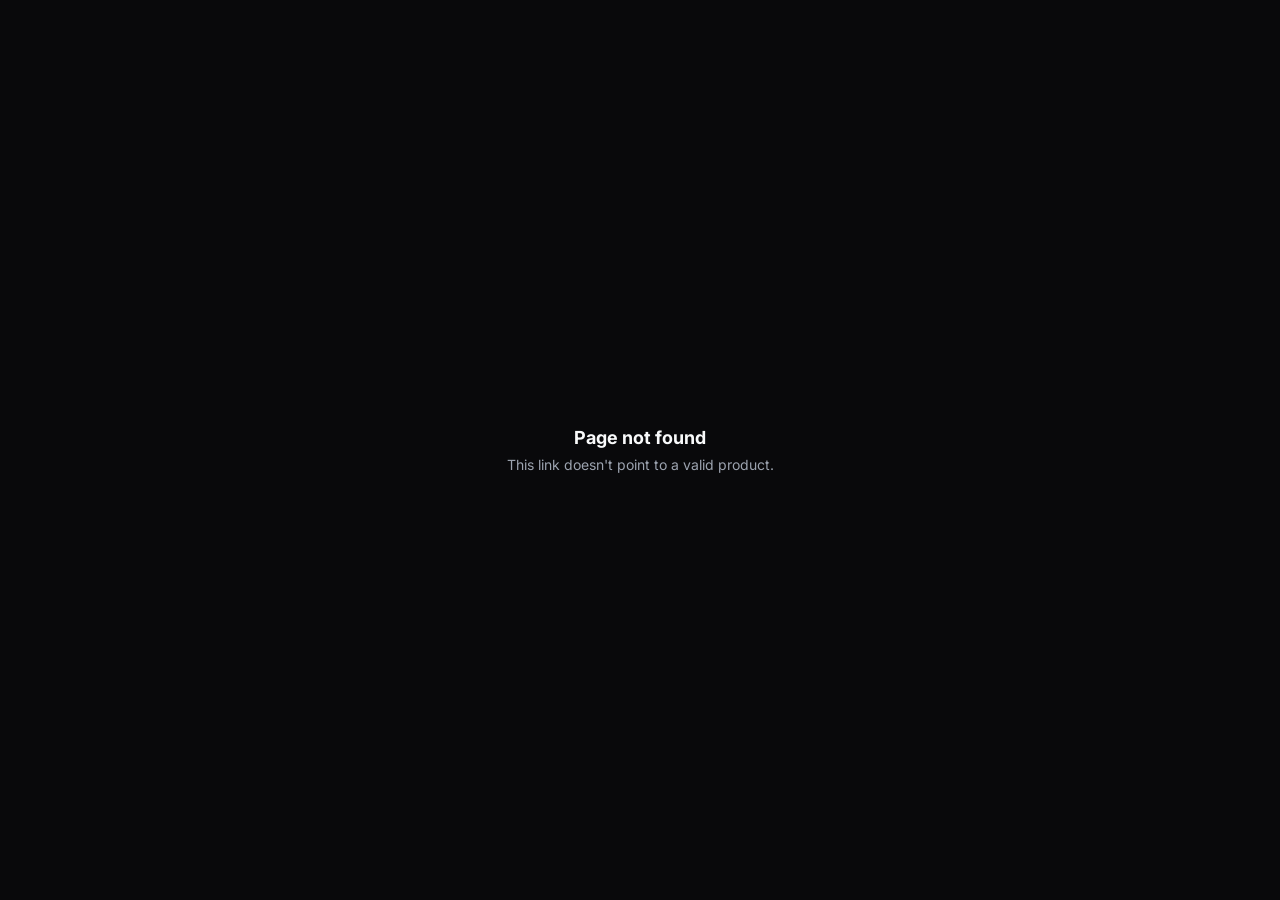
<file: p.html>
<!doctype html>
<html lang="en" data-theme="dark">
  <head>
    <meta charset="UTF-8" />
    <meta name="viewport" content="width=device-width, initial-scale=1.0" />
    <title>iTapNFC</title>
    <meta name="robots" content="index, follow" />
    <link rel="icon" type="image/png" href="assets/favicon-32.png" />
    <link rel="preconnect" href="https://fonts.googleapis.com" />
    <link
      href="https://fonts.googleapis.com/css2?family=Space+Grotesk:wght@500;600;700&family=Inter:wght@400;500;600;700&display=swap"
      rel="stylesheet"
    />
    <style>
      *,
      *::before,
      *::after {
        box-sizing: border-box;
        margin: 0;
        padding: 0;
      }

      :root {
        --bg: #09090b;
        --card: #111827;
        --border: #1f2937;
        --text: #f9fafb;
        --text-muted: #9ca3af;
        --text-faint: #4b5563;
        --radius: 16px;
      }
      [data-theme="light"] {
        --bg: #f9fafb;
        --card: #ffffff;
        --border: #e5e7eb;
        --text: #111827;
        --text-muted: #6b7280;
        --text-faint: #9ca3af;
      }

      body {
        font-family: "Inter", sans-serif;
        background: var(--bg);
        color: var(--text);
        min-height: 100vh;
        display: flex;
        flex-direction: column;
        align-items: center;
        justify-content: center;
        padding: 24px 16px;
      }

      .page {
        width: 100%;
        max-width: 420px;
        display: flex;
        flex-direction: column;
        gap: 16px;
      }

      .header {
        display: flex;
        align-items: center;
        gap: 14px;
        padding: 20px;
        background: var(--card);
        border: 1px solid var(--border);
        border-radius: var(--radius);
      }

      .avatar {
        width: 56px;
        height: 56px;
        border-radius: 14px;
        display: flex;
        align-items: center;
        justify-content: center;
        font-family: "Space Grotesk", sans-serif;
        font-size: 20px;
        font-weight: 700;
        color: #fff;
        flex-shrink: 0;
        background-size: cover;
        background-position: center;
      }

      .biz-name {
        font-family: "Space Grotesk", sans-serif;
        font-size: 18px;
        font-weight: 700;
      }

      .powered {
        font-size: 11px;
        color: var(--text-faint);
        margin-top: 2px;
      }

      .card {
        background: var(--card);
        border: 1px solid var(--border);
        border-radius: var(--radius);
        padding: 20px;
        display: flex;
        flex-direction: column;
        gap: 12px;
      }

      .row {
        display: flex;
        justify-content: space-between;
        align-items: center;
        padding: 12px 14px;
        background: var(--bg);
        border: 1px solid var(--border);
        border-radius: 10px;
        font-size: 14px;
      }

      .row .k {
        color: var(--text-muted);
        font-size: 12px;
      }
      .row .v {
        font-weight: 600;
      }

      .cta {
        width: 100%;
        padding: 16px;
        border: none;
        border-radius: 12px;
        color: #fff;
        font-size: 15px;
        font-weight: 600;
        font-family: "Inter", sans-serif;
        cursor: pointer;
        margin-top: 4px;
        text-decoration: none;
        display: block;
        text-align: center;
      }

      .desc {
        font-size: 13px;
        color: var(--text-muted);
        line-height: 1.6;
        text-align: center;
      }

      .stars {
        display: flex;
        justify-content: center;
        gap: 4px;
      }

      .stars svg {
        width: 28px;
        height: 28px;
      }

      .socials {
        display: flex;
        justify-content: center;
        gap: 12px;
      }

      .social-btn {
        width: 44px;
        height: 44px;
        border-radius: 10px;
        background: var(--bg);
        border: 1px solid var(--border);
        display: flex;
        align-items: center;
        justify-content: center;
        text-decoration: none;
        color: var(--text);
      }

      .social-btn svg {
        width: 18px;
        height: 18px;
      }

      .secure {
        text-align: center;
        font-size: 10px;
        letter-spacing: 0.1em;
        color: var(--text-faint);
        margin-top: 4px;
      }

      .loading {
        text-align: center;
        color: var(--text-muted);
        font-size: 14px;
        padding: 60px 0;
      }

      .spinner {
        width: 32px;
        height: 32px;
        border: 3px solid var(--border);
        border-top-color: #6d5cff;
        border-radius: 50%;
        animation: spin 0.8s linear infinite;
        margin: 0 auto 16px;
      }

      @keyframes spin {
        to {
          transform: rotate(360deg);
        }
      }

      .error {
        text-align: center;
        padding: 60px 0;
      }

      .error h2 {
        font-size: 18px;
        margin-bottom: 8px;
      }
      .error p {
        color: var(--text-muted);
        font-size: 14px;
      }

      .toast {
        position: fixed;
        bottom: 28px;
        left: 50%;
        transform: translateX(-50%) translateY(80px);
        background: #1f2937;
        color: #fff;
        padding: 10px 20px;
        border-radius: 20px;
        font-size: 13px;
        transition: transform 0.25s ease;
        z-index: 999;
        white-space: nowrap;
      }

      .toast.show {
        transform: translateX(-50%) translateY(0);
      }
    </style>
  </head>
  <body>
    <div class="page" id="page">
      <div class="loading">
        <div class="spinner"></div>
        Loading...
      </div>
    </div>

    <div class="toast" id="toast"></div>

    <script src="/p.js" type="module"></script>
    <script src="/product-renderer.js" type="module"></script>
  </body>
</html>
</file>
<file: index.css>
/* ============ RESET & TOKENS ============ */
*,
*::before,
*::after {
  box-sizing: border-box;
  margin: 0;
  padding: 0;
}
html {
  scroll-behavior: smooth;
}
:root {
  --pulse: #6d5cff;
  --pulse-2: #8b7cff;
  --glow: #3fd6c9;
  --gradient: linear-gradient(135deg, var(--pulse), var(--glow));
  --gradient-soft: linear-gradient(
    135deg,
    rgba(109, 92, 255, 0.16),
    rgba(63, 214, 201, 0.16)
  );
  --radius-lg: 28px;
  --radius-md: 18px;
  --radius-sm: 12px;
  --ease: cubic-bezier(0.16, 1, 0.3, 1);
}
html[data-theme="dark"] {
  --bg: #0a0c10;
  --bg-elevated: #12141c;
  --bg-elevated-2: #181b25;
  --text: #f3f3f6;
  --text-muted: #9097aa;
  --text-faint: #5a6072;
  --border: rgba(255, 255, 255, 0.08);
  --border-strong: rgba(255, 255, 255, 0.14);
  --glass: rgba(18, 20, 28, 0.55);
  --glass-strong: rgba(24, 27, 37, 0.72);
  --shadow: 0 30px 60px -20px rgba(0, 0, 0, 0.55);
  --shadow-sm: 0 12px 30px -10px rgba(0, 0, 0, 0.4);
  --nav-bg: rgba(10, 12, 16, 0.72);
}
html[data-theme="light"] {
  --bg: #f5f4f1;
  --bg-elevated: #ffffff;
  --bg-elevated-2: #fbfaf8;
  --text: #15161b;
  --text-muted: #5c6070;
  --text-faint: #9a9daa;
  --border: rgba(20, 21, 26, 0.08);
  --border-strong: rgba(20, 21, 26, 0.14);
  --glass: rgba(255, 255, 255, 0.6);
  --glass-strong: rgba(255, 255, 255, 0.78);
  --shadow: 0 30px 60px -20px rgba(20, 21, 30, 0.18);
  --shadow-sm: 0 12px 30px -10px rgba(20, 21, 30, 0.12);
  --nav-bg: rgba(245, 244, 241, 0.72);
}
body {
  background: var(--bg);
  color: var(--text);
  font-family: "Inter", sans-serif;
  -webkit-font-smoothing: antialiased;
  overflow-x: hidden;
  transition:
    background 0.4s var(--ease),
    color 0.4s var(--ease);
}
h1,
h2,
h3,
h4 {
  font-family: "Space Grotesk", sans-serif;
  font-weight: 600;
  letter-spacing: -0.02em;
  line-height: 1.05;
}
.mono {
  font-family: "JetBrains Mono", monospace;
}
a {
  color: inherit;
  text-decoration: none;
}
img,
svg {
  display: block;
}
.container {
  max-width: 1180px;
  margin: 0 auto;
  padding: 0 28px;
}
section {
  position: relative;
}
@media (prefers-reduced-motion: reduce) {
  * {
    animation: none !important;
    transition: none !important;
  }
}

/* ============ BACKGROUND MESH ============ */
.mesh {
  position: fixed;
  inset: 0;
  z-index: 0;
  pointer-events: none;
  overflow: hidden;
}
.blob {
  position: absolute;
  border-radius: 50%;
  filter: blur(80px);
  opacity: 0.35;
  animation: drift 22s ease-in-out infinite;
}
.blob.b1 {
  width: 520px;
  height: 520px;
  background: var(--pulse);
  top: -180px;
  left: -120px;
  animation-delay: 0s;
}
.blob.b2 {
  width: 460px;
  height: 460px;
  background: var(--glow);
  top: 200px;
  right: -160px;
  animation-delay: -7s;
}
.blob.b3 {
  width: 380px;
  height: 380px;
  background: var(--pulse-2);
  bottom: -160px;
  left: 30%;
  animation-delay: -14s;
}
@keyframes drift {
  0%,
  100% {
    transform: translate(0, 0) scale(1);
  }
  33% {
    transform: translate(40px, -30px) scale(1.08);
  }
  66% {
    transform: translate(-30px, 20px) scale(0.96);
  }
}

/* ============ NAV ============ */
.nav {
  position: fixed;
  top: 0;
  left: 0;
  right: 0;
  z-index: 100;
  backdrop-filter: blur(16px) saturate(140%);
  -webkit-backdrop-filter: blur(16px) saturate(140%);
  background: var(--nav-bg);
  border-bottom: 1px solid var(--border);
}
.nav-inner {
  display: flex;
  align-items: center;
  justify-content: space-between;
  height: 72px;
}
.logo {
  display: flex;
  align-items: center;
  gap: 10px;
  font-family: "Space Grotesk", sans-serif;
  font-weight: 700;
  font-size: 18px;
}
.logo-mark {
  width: 34px;
  height: 34px;
  border-radius: 10px;
  background: var(--gradient);
  display: flex;
  align-items: center;
  justify-content: center;
  box-shadow: 0 6px 18px -4px rgba(109, 92, 255, 0.55);
}
.logo-mark svg {
  width: 18px;
  height: 18px;
}
.nav-links {
  display: flex;
  gap: 32px;
  font-size: 14.5px;
  color: var(--text-muted);
}
.nav-links a {
  transition: color 0.2s;
}
.nav-links a:hover {
  color: var(--text);
}
.nav-right {
  display: flex;
  align-items: center;
  gap: 14px;
}
.theme-toggle {
  width: 38px;
  height: 38px;
  border-radius: 50%;
  border: 1px solid var(--border);
  background: var(--glass);
  display: flex;
  align-items: center;
  justify-content: center;
  cursor: pointer;
  transition:
    border-color 0.2s,
    transform 0.2s;
}
.theme-toggle:hover {
  border-color: var(--border-strong);
  transform: translateY(-1px);
}
.theme-toggle svg {
  width: 17px;
  height: 17px;
  color: var(--text);
}
.icon-moon {
  display: none;
}
html[data-theme="dark"] .icon-sun {
  display: none;
}
html[data-theme="dark"] .icon-moon {
  display: block;
}
.nav-login {
  font-size: 14.5px;
  color: var(--text-muted);
}
.nav-login:hover {
  color: var(--text);
}
.btn {
  display: inline-flex;
  align-items: center;
  justify-content: center;
  gap: 8px;
  padding: 12px 22px;
  border-radius: 999px;
  font-size: 14.5px;
  font-weight: 600;
  cursor: pointer;
  border: none;
  transition:
    transform 0.25s var(--ease),
    box-shadow 0.25s var(--ease),
    filter 0.2s;
  white-space: nowrap;
}
.btn-primary {
  background: var(--gradient);
  color: #fff;
  box-shadow: 0 14px 30px -10px rgba(109, 92, 255, 0.55);
}
.btn-primary:hover {
  transform: translateY(-2px);
  box-shadow: 0 18px 36px -8px rgba(109, 92, 255, 0.65);
  filter: brightness(1.06);
}
.btn-ghost {
  background: var(--glass);
  color: var(--text);
  border: 1px solid var(--border-strong);
}
.btn-ghost:hover {
  transform: translateY(-2px);
  border-color: var(--pulse);
}
.btn-sm {
  padding: 9px 18px;
  font-size: 13.5px;
}
.hamburger {
  display: none;
  width: 38px;
  height: 38px;
  border-radius: 10px;
  border: 1px solid var(--border);
  align-items: center;
  justify-content: center;
  cursor: pointer;
  background: var(--glass);
}
.hamburger span {
  display: block;
  width: 16px;
  height: 1.5px;
  background: var(--text);
  position: relative;
}
.hamburger span::before,
.hamburger span::after {
  content: "";
  position: absolute;
  width: 16px;
  height: 1.5px;
  background: var(--text);
  left: 0;
}
.hamburger span::before {
  top: -5px;
}
.hamburger span::after {
  top: 5px;
}
.mobile-menu {
  display: none;
  position: fixed;
  top: 72px;
  left: 0;
  right: 0;
  background: var(--bg-elevated);
  border-bottom: 1px solid var(--border);
  z-index: 99;
  padding: 20px 28px;
  flex-direction: column;
  gap: 16px;
}
.mobile-menu.open {
  display: flex;
}
@media (max-width: 860px) {
  .nav-links {
    display: none;
  }
  .nav-login {
    display: none;
  }
  .hamburger {
    display: flex;
  }
  .nav-right .btn-primary {
    display: none;
  }
}

/* ============ REVEAL ANIMATIONS ============ */
.reveal {
  opacity: 0;
  transform: translateY(26px);
  transition:
    opacity 0.7s var(--ease),
    transform 0.7s var(--ease);
}
.reveal.in {
  opacity: 1;
  transform: translateY(0);
}
.stagger > * {
  transition-delay: calc(var(--i, 0) * 90ms);
}

/* ============ HERO ============ */
.hero {
  padding: 168px 0 90px;
  display: grid;
  grid-template-columns: 1.05fr 0.95fr;
  gap: 40px;
  align-items: center;
  min-height: 90vh;
}
.eyebrow {
  display: inline-flex;
  align-items: center;
  gap: 8px;
  font-family: "JetBrains Mono", monospace;
  font-size: 12px;
  letter-spacing: 0.06em;
  text-transform: uppercase;
  color: var(--pulse);
  background: var(--gradient-soft);
  border: 1px solid var(--border-strong);
  padding: 7px 14px;
  border-radius: 999px;
  margin-bottom: 22px;
}
.eyebrow .dot {
  width: 6px;
  height: 6px;
  border-radius: 50%;
  background: var(--glow);
  box-shadow: 0 0 0 0 rgba(63, 214, 201, 0.6);
  animation: pulseDot 2s infinite;
}
@keyframes pulseDot {
  0% {
    box-shadow: 0 0 0 0 rgba(63, 214, 201, 0.55);
  }
  70% {
    box-shadow: 0 0 0 7px rgba(63, 214, 201, 0);
  }
  100% {
    box-shadow: 0 0 0 0 rgba(63, 214, 201, 0);
  }
}
.hero h1 {
  font-size: clamp(40px, 5.6vw, 68px);
}
.hero h1 .grad {
  background: var(--gradient);
  -webkit-background-clip: text;
  background-clip: text;
  color: transparent;
}
.hero p.sub {
  margin-top: 22px;
  font-size: 18.5px;
  line-height: 1.6;
  color: var(--text-muted);
  max-width: 480px;
}
.hero-ctas {
  display: flex;
  gap: 14px;
  margin-top: 34px;
  flex-wrap: wrap;
}
.hero-foot {
  margin-top: 20px;
  font-size: 13px;
  color: var(--text-faint);
  font-family: "JetBrains Mono", monospace;
}

/* phone mockup */
.phone-wrap {
  position: relative;
  display: flex;
  justify-content: center;
  align-items: center;
  height: 600px;
}
.phone-frame {
  width: 272px;
  height: 560px;
  border-radius: 46px;
  background: linear-gradient(160deg, #26282f, #0a0a0c);
  padding: 9px;
  box-shadow: var(--shadow);
  position: relative;
  z-index: 3;
}
.phone-frame::before {
  content: "";
  position: absolute;
  top: 18px;
  left: 50%;
  transform: translateX(-50%);
  width: 90px;
  height: 22px;
  background: #000;
  border-radius: 14px;
  z-index: 5;
}
.phone-screen {
  width: 100%;
  height: 100%;
  border-radius: 38px;
  background: var(--bg-elevated);
  overflow: hidden;
  position: relative;
  display: flex;
  flex-direction: column;
  padding: 34px 18px 18px;
}
.ps-row {
  display: flex;
  align-items: center;
  gap: 10px;
  margin-bottom: 18px;
}
.ps-avatar {
  width: 34px;
  height: 34px;
  border-radius: 10px;
  background: var(--gradient);
}
.ps-biz {
  font-size: 12.5px;
  font-weight: 700;
}
.ps-sub {
  font-size: 10.5px;
  color: var(--text-muted);
}
.ps-label {
  font-family: "JetBrains Mono", monospace;
  font-size: 10px;
  letter-spacing: 0.05em;
  text-transform: uppercase;
  color: var(--text-faint);
  margin-bottom: 6px;
}
.ps-heading {
  font-family: "Space Grotesk", sans-serif;
  font-size: 15px;
  font-weight: 700;
  margin-bottom: 14px;
}
.ps-desc {
  font-size: 9.5px;
  color: var(--text-muted);
  line-height: 1.5;
  margin: 10px 0 14px;
}
.ps-amount {
  font-family: "Space Grotesk", sans-serif;
  font-size: 34px;
  font-weight: 700;
  margin-bottom: 18px;
}
.ps-card {
  background: var(--bg-elevated-2);
  border: 1px solid var(--border);
  border-radius: 14px;
  padding: 12px 14px;
  margin-bottom: 8px;
}
.ps-card-row {
  display: flex;
  justify-content: space-between;
  font-size: 11.5px;
}
.ps-card-row .k {
  color: var(--text-muted);
}
.ps-card-row .v {
  font-family: "JetBrains Mono", monospace;
  font-weight: 500;
}
.ps-pay-btn {
  margin-top: auto;
  background: var(--gradient);
  border-radius: 14px;
  text-align: center;
  padding: 14px;
  color: #fff;
  font-weight: 700;
  font-size: 13.5px;
}
.ps-secure {
  text-align: center;
  font-size: 9.5px;
  color: var(--text-faint);
  margin-top: 10px;
  font-family: "JetBrains Mono", monospace;
}

/* nfc tap + ripple */
.tap-rig {
  position: absolute;
  top: 18px;
  left: 50%;
  transform: translateX(-50%);
  z-index: 6;
  display: flex;
  flex-direction: column;
  align-items: center;
}
.nfc-chip {
  width: 46px;
  height: 46px;
  border-radius: 13px;
  background: var(--bg-elevated);
  border: 1px solid var(--border-strong);
  display: flex;
  align-items: center;
  justify-content: center;
  box-shadow: var(--shadow-sm);
  animation: tapBounce 2.6s var(--ease) infinite;
}
.nfc-chip svg {
  width: 22px;
  height: 22px;
  color: var(--pulse);
}
@keyframes tapBounce {
  0%,
  100% {
    transform: translateY(0);
  }
  45% {
    transform: translateY(34px);
  }
  55% {
    transform: translateY(34px);
  }
}
.ripple-ring {
  position: absolute;
  top: 38px;
  left: 50%;
  width: 46px;
  height: 46px;
  border-radius: 50%;
  border: 2px solid var(--pulse);
  transform: translate(-50%, -50%);
  opacity: 0;
}
.ripple-ring.r1 {
  animation: rippleGo 2.6s var(--ease) infinite;
  animation-delay: 0.5s;
}
.ripple-ring.r2 {
  animation: rippleGo 2.6s var(--ease) infinite;
  animation-delay: 0.75s;
}
.ripple-ring.r3 {
  animation: rippleGo 2.6s var(--ease) infinite;
  animation-delay: 1s;
}
@keyframes rippleGo {
  0% {
    opacity: 0;
  }
  45% {
    opacity: 0;
  }
  55% {
    opacity: 0.7;
    transform: translate(-50%, -50%) scale(0.4);
  }
  100% {
    opacity: 0;
    transform: translate(-50%, -50%) scale(2.6);
  }
}

.float-chip {
  position: absolute;
  background: var(--glass-strong);
  backdrop-filter: blur(14px);
  border: 1px solid var(--border);
  border-radius: 14px;
  padding: 10px 14px;
  font-size: 12px;
  font-weight: 600;
  box-shadow: var(--shadow-sm);
  display: flex;
  align-items: center;
  gap: 8px;
  animation: floaty 5s ease-in-out infinite;
  z-index: 7;
}
.float-chip svg {
  width: 14px;
  height: 14px;
}
.chip-top {
  top: 60px;
  right: -10px;
  animation-delay: 0.3s;
  color: var(--glow);
}
.chip-bottom {
  bottom: 90px;
  left: -22px;
  animation-delay: 1.1s;
}
.chip-bottom .amt {
  font-family: "JetBrains Mono", monospace;
}
@keyframes floaty {
  0%,
  100% {
    transform: translateY(0);
  }
  50% {
    transform: translateY(-10px);
  }
}
.glow-disc {
  position: absolute;
  width: 380px;
  height: 380px;
  border-radius: 50%;
  background: radial-gradient(
    circle,
    rgba(109, 92, 255, 0.28),
    transparent 70%
  );
  z-index: 1;
  filter: blur(10px);
}

@media (max-width: 980px) {
  .hero {
    grid-template-columns: 1fr;
    padding-top: 130px;
    text-align: center;
  }
  .hero p.sub {
    margin-inline: auto;
  }
  .hero-ctas {
    justify-content: center;
  }
  .phone-wrap {
    height: 480px;
    margin-top: 20px;
  }
  .phone-frame {
    transform: scale(0.86);
  }
}

/* ============ TRUSTED BY ============ */
.trusted {
  padding: 50px 0;
  border-top: 1px solid var(--border);
  border-bottom: 1px solid var(--border);
}
.trusted-label {
  text-align: center;
  font-size: 13px;
  color: var(--text-faint);
  font-family: "JetBrains Mono", monospace;
  letter-spacing: 0.04em;
  margin-bottom: 30px;
}
.trusted-row {
  display: flex;
  justify-content: center;
  align-items: center;
  gap: 46px;
  flex-wrap: wrap;
}
.trust-item {
  display: flex;
  flex-direction: column;
  align-items: center;
  gap: 10px;
  color: var(--text-faint);
  opacity: 0.85;
  transition:
    opacity 0.25s,
    color 0.25s;
}
.trust-item:hover {
  opacity: 1;
  color: var(--text-muted);
}
.trust-item svg {
  width: 26px;
  height: 26px;
}
.trust-item span {
  font-size: 12px;
  font-weight: 500;
}

/* ============ SECTION HEADERS ============ */
.sec-head {
  max-width: 620px;
  margin: 0 auto 56px;
  text-align: center;
}
.sec-head .eyebrow {
  margin-bottom: 18px;
}
.sec-head h2 {
  font-size: clamp(30px, 3.6vw, 42px);
  margin-bottom: 14px;
}
.sec-head p {
  color: var(--text-muted);
  font-size: 16.5px;
  line-height: 1.6;
}
.section-pad {
  padding: 110px 0;
}

/* ============ FEATURES ============ */
.feat-grid {
  display: grid;
  grid-template-columns: repeat(5, 1fr);
  gap: 18px;
}
.feat-card {
  position: relative;
  background: var(--glass);
  border: 1px solid var(--border);
  border-radius: var(--radius-md);
  padding: 26px 22px;
  backdrop-filter: blur(10px);
  transition:
    transform 0.35s var(--ease),
    border-color 0.35s,
    box-shadow 0.35s;
  overflow: hidden;
}
.feat-card:hover {
  transform: translateY(-6px);
  border-color: rgba(109, 92, 255, 0.5);
  box-shadow: 0 20px 40px -16px rgba(109, 92, 255, 0.35);
}
.feat-card::after {
  content: "";
  position: absolute;
  inset: -1px;
  border-radius: var(--radius-md);
  background: var(--gradient);
  opacity: 0;
  transition: opacity 0.35s;
  z-index: -1;
}
.feat-icon {
  width: 42px;
  height: 42px;
  border-radius: 12px;
  background: var(--gradient-soft);
  display: flex;
  align-items: center;
  justify-content: center;
  margin-bottom: 18px;
}
.feat-icon svg {
  width: 21px;
  height: 21px;
  color: var(--pulse);
}
.feat-card h3 {
  font-size: 15.5px;
  margin-bottom: 8px;
  font-weight: 600;
}
.feat-card p {
  font-size: 13.5px;
  color: var(--text-muted);
  line-height: 1.55;
}
@media (max-width: 980px) {
  .feat-grid {
    grid-template-columns: repeat(2, 1fr);
  }
}
@media (max-width: 600px) {
  .feat-grid {
    grid-template-columns: 1fr;
  }
}

/* ============ HOW IT WORKS ============ */
.steps {
  position: relative;
  max-width: 760px;
  margin: 0 auto;
}
.steps::before {
  content: "";
  position: absolute;
  left: 27px;
  top: 14px;
  bottom: 14px;
  width: 1px;
  background: linear-gradient(var(--pulse), var(--glow));
  opacity: 0.35;
}
.step {
  display: flex;
  gap: 24px;
  padding: 26px 0;
}
.step-num {
  flex: none;
  width: 54px;
  height: 54px;
  border-radius: 16px;
  background: var(--bg-elevated);
  border: 1px solid var(--border-strong);
  display: flex;
  align-items: center;
  justify-content: center;
  font-family: "Space Grotesk", sans-serif;
  font-weight: 700;
  font-size: 17px;
  color: var(--pulse);
  box-shadow: var(--shadow-sm);
  position: relative;
  z-index: 2;
}
.step-body h3 {
  font-size: 17px;
  margin-bottom: 6px;
}
.step-body p {
  font-size: 14.5px;
  color: var(--text-muted);
  line-height: 1.6;
}

/* ============ PRICING ============ */
.pricing-grid {
  display: grid;
  grid-template-columns: repeat(3, 1fr);
  gap: 22px;
  align-items: stretch;
}
.price-card {
  background: var(--glass);
  border: 1px solid var(--border);
  border-radius: var(--radius-lg);
  padding: 34px 30px;
  display: flex;
  flex-direction: column;
  backdrop-filter: blur(10px);
  transition: transform 0.35s var(--ease);
}
.price-card:hover {
  transform: translateY(-6px);
}
.price-card.popular {
  border: 1px solid transparent;
  background:
    linear-gradient(var(--bg-elevated), var(--bg-elevated)) padding-box,
    var(--gradient) border-box;
  position: relative;
}
.popular-badge {
  position: absolute;
  top: -13px;
  left: 50%;
  transform: translateX(-50%);
  background: var(--gradient);
  color: #fff;
  font-size: 11.5px;
  font-weight: 700;
  padding: 5px 14px;
  border-radius: 999px;
  font-family: "JetBrains Mono", monospace;
  letter-spacing: 0.04em;
}
.price-tier {
  font-size: 13px;
  color: var(--text-faint);
  font-family: "JetBrains Mono", monospace;
  text-transform: uppercase;
  letter-spacing: 0.05em;
  margin-bottom: 14px;
}
.price-amt {
  font-family: "Space Grotesk", sans-serif;
  font-size: 42px;
  font-weight: 700;
  margin-bottom: 4px;
}
.price-amt span {
  font-size: 15px;
  color: var(--text-muted);
  font-weight: 500;
  font-family: "Inter", sans-serif;
}
.price-desc {
  font-size: 13.5px;
  color: var(--text-muted);
  margin-bottom: 24px;
}
.price-feats {
  list-style: none;
  display: flex;
  flex-direction: column;
  gap: 11px;
  margin-bottom: 28px;
  flex: 1;
}
.price-feats li {
  display: flex;
  gap: 10px;
  font-size: 14px;
  align-items: flex-start;
}
.price-feats svg {
  width: 16px;
  height: 16px;
  color: var(--glow);
  flex: none;
  margin-top: 2px;
}
@media (max-width: 900px) {
  .pricing-grid {
    grid-template-columns: 1fr;
    max-width: 420px;
    margin: 0 auto;
  }
}

/* ============ CTA BANNER ============ */
.cta-banner {
  margin: 0 auto;
  border-radius: var(--radius-lg);
  background: var(--glass-strong);
  border: 1px solid var(--border);
  padding: 64px 50px;
  text-align: center;
  position: relative;
  overflow: hidden;
  backdrop-filter: blur(10px);
}
.cta-banner::before {
  content: "";
  position: absolute;
  width: 500px;
  height: 500px;
  background: radial-gradient(
    circle,
    rgba(109, 92, 255, 0.35),
    transparent 70%
  );
  top: -220px;
  left: 50%;
  transform: translateX(-50%);
}
.cta-banner h2 {
  font-size: clamp(26px, 3.4vw, 36px);
  margin-bottom: 14px;
  position: relative;
}
.cta-banner p {
  color: var(--text-muted);
  margin-bottom: 30px;
  position: relative;
}
.cta-banner .hero-ctas {
  justify-content: center;
  position: relative;
}

/* ============ FOOTER ============ */
footer {
  border-top: 1px solid var(--border);
  padding: 64px 0 32px;
}
.foot-top {
  display: grid;
  grid-template-columns: 1.4fr 1fr 1fr 1fr;
  gap: 40px;
  margin-bottom: 48px;
}
.foot-brand p {
  color: var(--text-muted);
  font-size: 13.5px;
  margin-top: 14px;
  max-width: 260px;
  line-height: 1.6;
}
.foot-col h4 {
  font-size: 13px;
  text-transform: uppercase;
  letter-spacing: 0.05em;
  color: var(--text-faint);
  margin-bottom: 16px;
  font-family: "JetBrains Mono", monospace;
  font-weight: 500;
}
.foot-col a {
  display: block;
  font-size: 14px;
  color: var(--text-muted);
  margin-bottom: 12px;
  transition: color 0.2s;
}
.foot-col a:hover {
  color: var(--pulse);
}
.foot-bottom {
  display: flex;
  justify-content: space-between;
  align-items: center;
  padding-top: 28px;
  border-top: 1px solid var(--border);
  font-size: 13px;
  color: var(--text-faint);
  flex-wrap: wrap;
  gap: 12px;
}
@media (max-width: 760px) {
  .foot-top {
    grid-template-columns: 1fr 1fr;
  }
  .hero h1 {
    text-align: center;
  }
}
</file>
<file: admin.css>
*,*::before,*::after{box-sizing:border-box;margin:0;padding:0;}
:root{
  --pulse:#6D5CFF; --pulse-2:#8B7CFF; --glow:#3FD6C9; --amber:#F2B84B; --red:#F2697A;
  --gradient: linear-gradient(135deg,var(--pulse),var(--glow));
  --gradient-soft: linear-gradient(135deg, rgba(109,92,255,.16), rgba(63,214,201,.16));
  --ease:cubic-bezier(.16,1,.3,1);
}
html[data-theme="dark"]{
  --bg:#0A0C10; --bg-elevated:#12141C; --bg-elevated-2:#181B25; --sidebar-bg:#0D0F16;
  --text:#F3F3F6; --text-muted:#9097AA; --text-faint:#5A6072;
  --border:rgba(255,255,255,.08); --border-strong:rgba(255,255,255,.14);
  --glass:rgba(18,20,28,.55); --glass-strong:rgba(24,27,37,.85);
  --shadow-sm:0 12px 30px -10px rgba(0,0,0,.4);
}
html[data-theme="light"]{
  --bg:#F2F1ED; --bg-elevated:#FFFFFF; --bg-elevated-2:#FBFAF8; --sidebar-bg:#FFFFFF;
  --text:#15161B; --text-muted:#5C6070; --text-faint:#9A9DAA;
  --border:rgba(20,21,26,.08); --border-strong:rgba(20,21,26,.13);
  --glass:rgba(255,255,255,.65); --glass-strong:rgba(255,255,255,.92);
  --shadow-sm:0 12px 30px -10px rgba(20,21,30,.10);
}
body{background:var(--bg);color:var(--text);font-family:'Inter',sans-serif;-webkit-font-smoothing:antialiased;transition:background .3s,color .3s;}
h1,h2,h3{font-family:'Space Grotesk',sans-serif;font-weight:600;letter-spacing:-.02em;}
.mono{font-family:'JetBrains Mono',monospace;}
a{color:inherit;text-decoration:none;}
button{font-family:inherit;}
@media (prefers-reduced-motion: reduce){*{animation:none !important;transition:none !important;}}

.app{display:grid;grid-template-columns:240px 1fr;min-height:100vh;}
.sidebar{background:var(--sidebar-bg);border-right:1px solid var(--border);padding:22px 16px;display:flex;flex-direction:column;position:sticky;top:0;height:100vh;}
.logo{display:flex;align-items:center;gap:10px;font-family:'Space Grotesk',sans-serif;font-weight:700;font-size:16px;padding:0 8px;margin-bottom:6px;}
.logo-mark{width:30px;height:30px;border-radius:9px;background:var(--gradient);display:flex;align-items:center;justify-content:center;flex:none;}
.logo-mark svg{width:16px;height:16px;}
.admin-tag{font-size:11px;color:var(--text-faint);padding:0 8px;margin-bottom:24px;font-family:'JetBrains Mono',monospace;text-transform:uppercase;letter-spacing:.05em;}
.nav-group{display:flex;flex-direction:column;gap:2px;flex:1;}
.nav-item{display:flex;align-items:center;gap:12px;padding:10px 12px;border-radius:12px;font-size:14px;color:var(--text-muted);cursor:pointer;transition:background .2s,color .2s;}
.nav-item svg{width:17px;height:17px;flex:none;}
.nav-item:hover{background:var(--glass);color:var(--text);}
.nav-item.active{background:var(--gradient-soft);color:var(--pulse);font-weight:600;}
.nav-divider{height:1px;background:var(--border);margin:14px 4px;}
.sidebar-foot{padding:14px 12px;border-top:1px solid var(--border);margin-top:8px;display:flex;align-items:center;gap:10px;}
.sidebar-foot .av{width:34px;height:34px;border-radius:50%;background:var(--gradient);display:flex;align-items:center;justify-content:center;color:#fff;font-size:12px;font-weight:700;flex:none;}
.sidebar-foot .nm{font-size:13px;font-weight:600;}
.sidebar-foot .pl{font-size:11px;color:var(--text-faint);}

.main{min-width:0;}
.topbar{height:72px;display:flex;align-items:center;justify-content:space-between;padding:0 28px;border-bottom:1px solid var(--border);position:sticky;top:0;background:var(--bg);z-index:20;}
.tb-title{font-size:15px;font-weight:600;}
.theme-toggle{width:38px;height:38px;border-radius:50%;border:1px solid var(--border);background:var(--glass);display:flex;align-items:center;justify-content:center;cursor:pointer;}
.theme-toggle svg{width:16px;height:16px;color:var(--text);}

.content{padding:28px;}
.section{display:none;}
.section.active{display:block;animation:secIn .35s var(--ease);}
@keyframes secIn{from{opacity:0;transform:translateY(8px);}to{opacity:1;transform:translateY(0);}}
.page-head{display:flex;justify-content:space-between;align-items:flex-end;margin-bottom:22px;flex-wrap:wrap;gap:12px;}
.page-head h1{font-size:23px;}
.page-head p{color:var(--text-muted);font-size:13.5px;margin-top:4px;}

.btn{display:inline-flex;align-items:center;gap:8px;padding:10px 18px;border-radius:12px;font-size:13.5px;font-weight:600;cursor:pointer;border:none;}
.btn-primary{background:var(--gradient);color:#fff;box-shadow:0 10px 24px -8px rgba(109,92,255,.5);}
.btn-ghost{background:var(--glass);color:var(--text);border:1px solid var(--border-strong);}

.grid{display:grid;gap:18px;}
.cols-4{grid-template-columns:repeat(4,1fr);}
.cols-3{grid-template-columns:repeat(3,1fr);}
.card{background:var(--glass);border:1px solid var(--border);border-radius:18px;padding:22px;backdrop-filter:blur(10px);}
.stat-card .lbl{font-size:12px;color:var(--text-faint);font-family:'JetBrains Mono',monospace;text-transform:uppercase;letter-spacing:.03em;}
.stat-card .num{font-size:26px;font-family:'Space Grotesk',sans-serif;font-weight:700;margin-top:8px;}
.stat-card .trend{font-size:12px;color:var(--glow);margin-top:6px;}
.trend.down{color:var(--red);}

.toolbar{display:flex;gap:12px;margin-bottom:18px;flex-wrap:wrap;align-items:center;}
.search-box{display:flex;align-items:center;gap:8px;background:var(--glass);border:1px solid var(--border);border-radius:11px;padding:9px 14px;flex:1;min-width:200px;max-width:320px;}
.search-box svg{width:15px;height:15px;color:var(--text-faint);flex:none;}
.search-box input{background:none;border:none;outline:none;color:var(--text);font-size:13px;width:100%;}
.select-box{background:var(--glass);border:1px solid var(--border-strong);border-radius:11px;padding:9px 14px;font-size:13px;color:var(--text);}

table{width:100%;border-collapse:collapse;}
th{font-size:10.5px;text-transform:uppercase;letter-spacing:.04em;color:var(--text-faint);text-align:left;padding:10px 14px;border-bottom:1px solid var(--border);font-family:'JetBrains Mono',monospace;font-weight:500;}
td{padding:13px 14px;font-size:13.5px;border-bottom:1px solid var(--border);}
tr:last-child td{border-bottom:none;}
tbody tr:hover{background:var(--glass);}
.cell-name{font-weight:600; text-transform: capitalize;}
.cell-sub{font-size:11.5px;color:var(--text-faint);}

.pill{display:inline-flex;align-items:center;gap:6px;font-size:11px;font-weight:700;padding:4px 10px;border-radius:999px;font-family:'JetBrains Mono',monospace;text-transform:uppercase;letter-spacing:.02em;}
.pill.active{background:rgba(63,214,201,.15);color:var(--glow);}
.pill.suspended{background:rgba(242,105,122,.15);color:var(--red);}
.pill.draft{background:rgba(242,184,75,.15);color:var(--amber);}
.pill.live{background:rgba(63,214,201,.15);color:var(--glow);}
.pill.past_due{background:rgba(242,184,75,.15);color:var(--amber);}
.pill.trialing{background:rgba(109,92,255,.15);color:var(--pulse);}
.pill.type{background:var(--bg-elevated-2);color:var(--text-muted);}

.icon-action{width:30px;height:30px;border-radius:9px;border:1px solid var(--border-strong);background:var(--bg-elevated);display:inline-flex;align-items:center;justify-content:center;cursor:pointer;margin-left:6px;}
.icon-action svg{width:14px;height:14px;color:var(--text-muted);}
.icon-action:hover svg{color:var(--pulse);}
.icon-action.danger:hover svg{color:var(--red);}

.tpl-grid{display:grid;grid-template-columns:repeat(4,1fr);gap:16px;}
.tpl-card{background:var(--glass);border:1px solid var(--border);border-radius:16px;overflow:hidden;}
.tpl-head{height:74px;display:flex;align-items:center;justify-content:center;}
.tpl-head svg{width:24px;height:24px;color:#fff;}
.tpl-body{padding:14px 16px;}
.tpl-body h3{font-size:13.5px;margin-bottom:4px;}
.tpl-body .usage{font-size:11.5px;color:var(--text-faint);font-family:'JetBrains Mono',monospace;}
.tpl-actions{display:flex;justify-content:flex-end;gap:6px;margin-top:12px;}

.chart-card .card-head{display:flex;justify-content:space-between;align-items:center;margin-bottom:16px;}
.chart-card .card-head h3{font-size:14.5px;}
.chart-card .card-head .sub{font-size:11.5px;color:var(--text-faint);}

.export-grid{display:grid;grid-template-columns:1fr 1fr;gap:18px;}
.export-opt{display:flex;align-items:center;gap:12px;padding:14px 16px;border:1.5px solid var(--border-strong);border-radius:14px;cursor:pointer;margin-bottom:10px;transition:border-color .2s;}
.export-opt.selected{border-color:var(--pulse);background:var(--gradient-soft);}
.export-opt svg{width:18px;height:18px;color:var(--pulse);flex:none;}
.export-opt .t{font-size:13.5px;font-weight:600;}
.export-opt .s{font-size:11.5px;color:var(--text-faint);}
.daterange{display:flex;gap:10px;margin:18px 0;}
.daterange input{flex:1;background:var(--bg-elevated-2);border:1px solid var(--border-strong);border-radius:11px;padding:10px 12px;font-size:13px;color:var(--text);}

.field{margin-bottom:14px;}
.field label{display:block;font-size:12.5px;font-weight:600;margin-bottom:6px;}
.field input, .field select{width:100%;background:var(--bg-elevated-2);border:1px solid var(--border-strong);border-radius:11px;padding:10px 12px;font-size:13.5px;color:var(--text);outline:none;font-family:'Inter',sans-serif;}
.field input:focus, .field select:focus{border-color:var(--pulse);}
.modal-overlay{position:fixed;inset:0;background:rgba(0,0,0,.55);display:none;align-items:center;justify-content:center;z-index:200;}
.modal-overlay.show{display:flex;}
.modal{background:var(--bg-elevated);border:1px solid var(--border);border-radius:20px;padding:28px;width:360px;box-shadow:var(--shadow-sm);}
.toast{position:fixed;bottom:26px;left:50%;transform:translateX(-50%) translateY(20px);background:var(--bg-elevated);border:1px solid var(--border-strong);border-radius:13px;padding:12px 20px;font-size:13.5px;box-shadow:var(--shadow-sm);opacity:0;transition:all .3s var(--ease);z-index:100;display:flex;align-items:center;gap:8px;}
.toast.show{opacity:1;transform:translateX(-50%) translateY(0);}
.toast svg{width:15px;height:15px;color:var(--glow);}

@media (max-width:1100px){.cols-4{grid-template-columns:repeat(2,1fr);}.tpl-grid{grid-template-columns:repeat(2,1fr);}.export-grid{grid-template-columns:1fr;}}
@media (max-width:860px){.app{grid-template-columns:1fr;}.sidebar{position:fixed;left:-260px;top:0;width:240px;z-index:60;transition:left .3s var(--ease);}.sidebar.open{left:0;}.menu-btn{display:flex !important;}}
.menu-btn{display:none;}
.overlay{display:none;position:fixed;inset:0;background:rgba(0,0,0,.45);z-index:50;}
.overlay.show{display:block;}
table{overflow-x:auto;display:block;}
thead, tbody{display:table;width:100%;table-layout:fixed;}
</file>
<file: auth.css>
*,
*::before,
*::after {
  box-sizing: border-box;
  margin: 0;
  padding: 0;
}
html {
  scroll-behavior: smooth;
}
:root {
  --pulse: #6d5cff;
  --pulse-2: #8b7cff;
  --glow: #3fd6c9;
  --gradient: linear-gradient(135deg, var(--pulse), var(--glow));
  --gradient-soft: linear-gradient(
    135deg,
    rgba(109, 92, 255, 0.16),
    rgba(63, 214, 201, 0.16)
  );
  --radius-lg: 28px;
  --radius-md: 18px;
  --radius-sm: 12px;
  --ease: cubic-bezier(0.16, 1, 0.3, 1);
}
html[data-theme="dark"] {
  --bg: #0a0c10;
  --bg-elevated: #12141c;
  --bg-elevated-2: #181b25;
  --text: #f3f3f6;
  --text-muted: #9097aa;
  --text-faint: #5a6072;
  --border: rgba(255, 255, 255, 0.08);
  --border-strong: rgba(255, 255, 255, 0.16);
  --glass: rgba(18, 20, 28, 0.55);
  --glass-strong: rgba(24, 27, 37, 0.78);
  --shadow: 0 30px 60px -20px rgba(0, 0, 0, 0.55);
  --shadow-sm: 0 12px 30px -10px rgba(0, 0, 0, 0.4);
  --input-bg: rgba(255, 255, 255, 0.04);
  --visual-bg:
    radial-gradient(
      circle at 30% 20%,
      rgba(109, 92, 255, 0.25),
      transparent 55%
    ),
    radial-gradient(
      circle at 80% 80%,
      rgba(63, 214, 201, 0.2),
      transparent 55%
    ),
    #0d0f16;
}
html[data-theme="light"] {
  --bg: #f5f4f1;
  --bg-elevated: #ffffff;
  --bg-elevated-2: #fbfaf8;
  --text: #15161b;
  --text-muted: #5c6070;
  --text-faint: #9a9daa;
  --border: rgba(20, 21, 26, 0.08);
  --border-strong: rgba(20, 21, 26, 0.14);
  --glass: rgba(255, 255, 255, 0.6);
  --glass-strong: rgba(255, 255, 255, 0.85);
  --shadow: 0 30px 60px -20px rgba(20, 21, 30, 0.18);
  --shadow-sm: 0 12px 30px -10px rgba(20, 21, 30, 0.12);
  --input-bg: rgba(20, 21, 26, 0.03);
  --visual-bg:
    radial-gradient(
      circle at 30% 20%,
      rgba(109, 92, 255, 0.18),
      transparent 55%
    ),
    radial-gradient(
      circle at 80% 80%,
      rgba(63, 214, 201, 0.16),
      transparent 55%
    ),
    #efeeea;
}
body {
  background: var(--bg);
  color: var(--text);
  font-family: "Inter", sans-serif;
  -webkit-font-smoothing: antialiased;
  overflow-x: hidden;
  transition:
    background 0.4s var(--ease),
    color 0.4s var(--ease);
  min-height: 100vh;
}
h1,
h2,
h3 {
  font-family: "Space Grotesk", sans-serif;
  font-weight: 600;
  letter-spacing: -0.02em;
  line-height: 1.1;
}
.mono {
  font-family: "JetBrains Mono", monospace;
}
a {
  color: inherit;
  text-decoration: none;
}
@media (prefers-reduced-motion: reduce) {
  * {
    animation: none !important;
    transition: none !important;
  }
}

/* topbar */
.topbar {
  position: fixed;
  top: 0;
  left: 0;
  right: 0;
  display: flex;
  justify-content: space-between;
  align-items: center;
  padding: 22px 32px;
  z-index: 50;
}
.logo {
  display: flex;
  align-items: center;
  gap: 10px;
  font-family: "Space Grotesk", sans-serif;
  font-weight: 700;
  font-size: 17px;
}
.logo-mark {
  width: 32px;
  height: 32px;
  border-radius: 9px;
  background: var(--gradient);
  display: flex;
  align-items: center;
  justify-content: center;
  box-shadow: 0 6px 18px -4px rgba(109, 92, 255, 0.55);
}
.logo-mark svg {
  width: 17px;
  height: 17px;
}
.topbar-right {
  display: flex;
  align-items: center;
  gap: 14px;
}
.theme-toggle {
  width: 38px;
  height: 38px;
  border-radius: 50%;
  border: 1px solid var(--border);
  background: var(--glass);
  display: flex;
  align-items: center;
  justify-content: center;
  cursor: pointer;
  transition:
    border-color 0.2s,
    transform 0.2s;
}
.theme-toggle:hover {
  transform: translateY(-1px);
  border-color: var(--border-strong);
}
.theme-toggle svg {
  width: 16px;
  height: 16px;
  color: var(--text);
}
.icon-moon {
  display: none;
}
html[data-theme="dark"] .icon-sun {
  display: none;
}
html[data-theme="dark"] .icon-moon {
  display: block;
}
.back-home {
  font-size: 13.5px;
  color: var(--text-muted);
}
.back-home:hover {
  color: var(--text);
}

/* layout */
.auth-wrap {
  display: grid;
  grid-template-columns: 1.1fr 1fr;
  min-height: 100vh;
}
.auth-visual {
  position: relative;
  background: var(--visual-bg);
  overflow: hidden;
  padding: 100px 56px 56px;
  display: flex;
  flex-direction: column;
  gap: 34px;
}
.auth-form-side {
  display: flex;
  align-items: center;
  justify-content: center;
  padding: 100px 40px 60px;
  position: relative;
}
.toast {
  position: fixed;
  top: 26px;
  left: 50%;
  transform: translateX(-50%) translateY(20px);
  background: var(--bg-elevated);
  border: 1px solid var(--border-strong);
  border-radius: 13px;
  padding: 12px 20px;
  font-size: 13.5px;
  box-shadow: var(--shadow-sm);
  opacity: 0;
  transition: all 0.3s var(--ease);
  z-index: 200;
  display: flex;
  align-items: center;
  gap: 8px;
}
.toast.show {
  opacity: 1;
  transform: translateX(-50%) translateY(0);
}
.toast svg {
  width: 15px;
  height: 15px;
  color: var(--glow);
  flex: none;
}
@media (max-width: 980px) {
  .auth-wrap {
    grid-template-columns: 1fr;
  }
  .auth-visual {
    display: none;
  }
}

/* visual: headline */
.visual-head {
  position: relative;
  z-index: 2;
}
.visual-head .eyebrow {
  display: inline-flex;
  align-items: center;
  gap: 8px;
  font-family: "JetBrains Mono", monospace;
  font-size: 11.5px;
  letter-spacing: 0.06em;
  text-transform: uppercase;
  color: var(--glow);
  margin-bottom: 14px;
}
.visual-head .eyebrow .dot {
  width: 6px;
  height: 6px;
  border-radius: 50%;
  background: var(--glow);
  box-shadow: 0 0 0 0 rgba(63, 214, 201, 0.6);
  animation: pulseDot 2s infinite;
}
@keyframes pulseDot {
  0% {
    box-shadow: 0 0 0 0 rgba(63, 214, 201, 0.55);
  }
  70% {
    box-shadow: 0 0 0 7px rgba(63, 214, 201, 0);
  }
  100% {
    box-shadow: 0 0 0 0 rgba(63, 214, 201, 0);
  }
}
.visual-head h2 {
  font-size: 28px;
  color: #fff;
}
html[data-theme="light"] .visual-head h2 {
  color: var(--text);
}
.visual-head p {
  color: var(--text-muted);
  font-size: 14.5px;
  margin-top: 8px;
  max-width: 360px;
}

/* stat cards */
.stat-row {
  display: flex;
  gap: 14px;
  position: relative;
  z-index: 2;
}
.stat-card {
  flex: 1;
  background: var(--glass-strong);
  backdrop-filter: blur(14px);
  border: 1px solid var(--border);
  border-radius: 16px;
  padding: 16px 18px;
  box-shadow: var(--shadow-sm);
}
.stat-card .lbl {
  font-size: 11px;
  color: var(--text-faint);
  font-family: "JetBrains Mono", monospace;
  text-transform: uppercase;
  letter-spacing: 0.04em;
  margin-bottom: 8px;
}
.stat-card .num {
  font-family: "Space Grotesk", sans-serif;
  font-size: 24px;
  font-weight: 700;
  color: #fff;
}
html[data-theme="light"] .stat-card .num {
  color: var(--text);
}
.stat-card .trend {
  font-size: 11.5px;
  color: var(--glow);
  margin-top: 4px;
}

/* nfc card */
.nfc-stage {
  position: relative;
  z-index: 2;
  display: flex;
  justify-content: center;
  align-items: center;
  height: 170px;
}
.nfc-card {
  width: 230px;
  height: 142px;
  border-radius: 18px;
  background: linear-gradient(135deg, #1c1f2b, #0a0b10);
  border: 1px solid rgba(255, 255, 255, 0.08);
  box-shadow: 0 30px 50px -15px rgba(0, 0, 0, 0.6);
  position: relative;
  padding: 18px;
  transform: rotate(-7deg);
  animation: cardFloat 5s ease-in-out infinite;
}
@keyframes cardFloat {
  0%,
  100% {
    transform: rotate(-7deg) translateY(0);
  }
  50% {
    transform: rotate(-5deg) translateY(-8px);
  }
}
.nfc-card .chip {
  width: 30px;
  height: 22px;
  border-radius: 5px;
  background: linear-gradient(135deg, var(--pulse), var(--glow));
}
.nfc-card .word {
  position: absolute;
  left: 18px;
  bottom: 16px;
  color: #fff;
  font-family: "Space Grotesk", sans-serif;
  font-weight: 700;
  font-size: 14px;
}
.nfc-card .wave {
  position: absolute;
  right: 16px;
  top: 16px;
  color: rgba(255, 255, 255, 0.5);
}
.nfc-card .wave svg {
  width: 20px;
  height: 20px;
}
.nfc-ripple {
  position: absolute;
  left: 50%;
  top: 50%;
  width: 230px;
  height: 142px;
  border-radius: 18px;
  border: 1.5px solid var(--pulse);
  transform: translate(-50%, -50%);
  opacity: 0;
}
.nfc-ripple.r1 {
  animation: cardRipple 3.4s var(--ease) infinite;
}
.nfc-ripple.r2 {
  animation: cardRipple 3.4s var(--ease) infinite;
  animation-delay: 0.5s;
}
@keyframes cardRipple {
  0% {
    opacity: 0;
    transform: translate(-50%, -50%) scale(1);
  }
  15% {
    opacity: 0.5;
  }
  100% {
    opacity: 0;
    transform: translate(-50%, -50%) scale(1.25);
  }
}

/* recent taps */
.recent-panel {
  position: relative;
  z-index: 2;
  background: var(--glass-strong);
  backdrop-filter: blur(14px);
  border: 1px solid var(--border);
  border-radius: 18px;
  padding: 18px 20px;
  flex: 1;
  display: flex;
  flex-direction: column;
  min-height: 0;
  overflow: hidden;
}
.recent-head {
  display: flex;
  align-items: center;
  gap: 8px;
  font-size: 12.5px;
  font-family: "JetBrains Mono", monospace;
  text-transform: uppercase;
  letter-spacing: 0.04em;
  color: var(--text-faint);
  margin-bottom: 14px;
}
.recent-head .live {
  width: 6px;
  height: 6px;
  border-radius: 50%;
  background: var(--glow);
  box-shadow: 0 0 0 0 rgba(63, 214, 201, 0.6);
  animation: pulseDot 2s infinite;
}
.tap-list {
  display: flex;
  flex-direction: column;
  gap: 4px;
}
.tap-row {
  display: flex;
  align-items: center;
  gap: 12px;
  padding: 9px 4px;
  border-radius: 10px;
  animation: rowIn 0.5s var(--ease);
}
@keyframes rowIn {
  from {
    opacity: 0;
    transform: translateY(-8px);
  }
  to {
    opacity: 1;
    transform: translateY(0);
  }
}
.tap-row .ic {
  width: 30px;
  height: 30px;
  border-radius: 9px;
  background: var(--gradient-soft);
  display: flex;
  align-items: center;
  justify-content: center;
  flex: none;
}
.tap-row .ic svg {
  width: 14px;
  height: 14px;
  color: var(--pulse);
}
.tap-row .info {
  flex: 1;
  min-width: 0;
}
.tap-row .name {
  font-size: 13px;
  font-weight: 600;
  color: #fff;
  white-space: nowrap;
  overflow: hidden;
  text-overflow: ellipsis;
}
html[data-theme="light"] .tap-row .name {
  color: var(--text);
}
.tap-row .meta {
  font-size: 11px;
  color: var(--text-faint);
}
.tap-row .time {
  font-size: 11px;
  color: var(--text-faint);
  font-family: "JetBrains Mono", monospace;
  flex: none;
}

/* form side */
.form-card {
  width: 100%;
  max-width: 400px;
}
.form-head {
  margin-bottom: 30px;
}
.form-head h1 {
  font-size: 28px;
  margin-bottom: 8px;
}
.form-head p {
  color: var(--text-muted);
  font-size: 14.5px;
}
.view {
  display: none;
}
.view.active {
  display: block;
  animation: viewIn 0.45s var(--ease);
}
@keyframes viewIn {
  from {
    opacity: 0;
    transform: translateY(10px);
  }
  to {
    opacity: 1;
    transform: translateY(0);
  }
}

.field {
  margin-bottom: 16px;
}
.field label {
  display: block;
  font-size: 13px;
  font-weight: 600;
  margin-bottom: 7px;
}
.input-wrap {
  position: relative;
}
.input-wrap svg.lic {
  position: absolute;
  left: 14px;
  top: 50%;
  transform: translateY(-50%);
  width: 16px;
  height: 16px;
  color: var(--text-faint);
}
.field input {
  width: 100%;
  background: var(--input-bg);
  border: 1px solid var(--border-strong);
  border-radius: 14px;
  padding: 13px 14px 13px 40px;
  font-size: 14.5px;
  color: var(--text);
  outline: none;
  transition:
    border-color 0.2s,
    box-shadow 0.2s;
  font-family: "Inter", sans-serif;
}
.field input:focus {
  border-color: var(--pulse);
  box-shadow: 0 0 0 3px rgba(109, 92, 255, 0.15);
}
.field input::placeholder {
  color: var(--text-faint);
}
.toggle-eye {
  position: absolute;
  right: 12px;
  top: 50%;
  transform: translateY(-50%);
  width: 18px;
  height: 18px;
  cursor: pointer;
  color: var(--text-faint);
  background: none;
  border: none;
}
.toggle-eye svg {
  width: 18px;
  height: 18px;
}

.row-between {
  display: flex;
  justify-content: space-between;
  align-items: center;
  margin: 18px 0;
  font-size: 13.5px;
}
.remember {
  display: flex;
  align-items: center;
  gap: 8px;
  color: var(--text-muted);
}
.remember input {
  width: 15px;
  height: 15px;
  accent-color: var(--pulse);
}
.link-accent {
  color: var(--pulse);
  font-weight: 600;
}
.link-accent:hover {
  text-decoration: underline;
}

.btn {
  display: flex;
  align-items: center;
  justify-content: center;
  gap: 8px;
  width: 100%;
  padding: 13.5px;
  border-radius: 14px;
  font-size: 14.5px;
  font-weight: 700;
  cursor: pointer;
  border: none;
  transition:
    transform 0.25s var(--ease),
    box-shadow 0.25s var(--ease),
    filter 0.2s;
}
.btn-primary {
  background: var(--gradient);
  color: #fff;
  box-shadow: 0 14px 30px -10px rgba(109, 92, 255, 0.55);
}
.btn-primary:hover {
  transform: translateY(-2px);
  filter: brightness(1.06);
}
.btn-google {
  background: var(--bg-elevated);
  border: 1px solid var(--border-strong);
  color: var(--text);
  margin-top: 12px;
}
.btn-google:hover {
  border-color: var(--border-strong);
  transform: translateY(-2px);
}
.gmark {
  width: 18px;
  height: 18px;
  border-radius: 50%;
  background: conic-gradient(
    from 0deg,
    var(--pulse),
    var(--glow),
    var(--pulse-2),
    var(--pulse)
  );
  display: flex;
  align-items: center;
  justify-content: center;
  font-size: 11px;
  font-weight: 800;
  color: #fff;
  font-family: "Space Grotesk", sans-serif;
}

.divider {
  display: flex;
  align-items: center;
  gap: 12px;
  margin: 22px 0;
  color: var(--text-faint);
  font-size: 12.5px;
}
.divider::before,
.divider::after {
  content: "";
  flex: 1;
  height: 1px;
  background: var(--border-strong);
}

.switch-text {
  text-align: center;
  margin-top: 24px;
  font-size: 13.5px;
  color: var(--text-muted);
}
.back-link {
  display: inline-flex;
  align-items: center;
  gap: 6px;
  font-size: 13.5px;
  color: var(--text-muted);
  margin-bottom: 18px;
  cursor: pointer;
}
.back-link svg {
  width: 14px;
  height: 14px;
}
.back-link:hover {
  color: var(--text);
}

.checkbox-row {
  display: flex;
  align-items: flex-start;
  gap: 10px;
  margin: 18px 0;
  font-size: 12.5px;
  color: var(--text-muted);
}
.checkbox-row input {
  margin-top: 2px;
  width: 14px;
  height: 14px;
  accent-color: var(--pulse);
  flex: none;
}

.success-box {
  text-align: center;
  padding: 16px 0;
}
.success-icon {
  width: 58px;
  height: 58px;
  border-radius: 50%;
  background: var(--gradient-soft);
  display: flex;
  align-items: center;
  justify-content: center;
  margin: 0 auto 18px;
}
.success-icon svg {
  width: 26px;
  height: 26px;
  color: var(--glow);
}
.resend {
  font-size: 13px;
  color: var(--text-faint);
  margin-top: 18px;
}
</file>
<file: builder.css>
*,
*::before,
*::after {
  box-sizing: border-box;
  margin: 0;
  padding: 0;
}
:root {
  --pulse: #6d5cff;
  --pulse-2: #8b7cff;
  --glow: #3fd6c9;
  --gradient: linear-gradient(135deg, var(--pulse), var(--glow));
  --gradient-soft: linear-gradient(
    135deg,
    rgba(109, 92, 255, 0.16),
    rgba(63, 214, 201, 0.16)
  );
  --ease: cubic-bezier(0.16, 1, 0.3, 1);
}
html[data-theme="dark"] {
  --bg: #0a0c10;
  --bg-elevated: #12141c;
  --bg-elevated-2: #181b25;
  --text: #f3f3f6;
  --text-muted: #9097aa;
  --text-faint: #5a6072;
  --border: rgba(255, 255, 255, 0.08);
  --border-strong: rgba(255, 255, 255, 0.16);
  --glass: rgba(18, 20, 28, 0.55);
  --glass-strong: rgba(24, 27, 37, 0.85);
  --shadow: 0 30px 60px -20px rgba(0, 0, 0, 0.55);
  --shadow-sm: 0 12px 30px -10px rgba(0, 0, 0, 0.4);
  --input-bg: rgba(255, 255, 255, 0.04);
}
html[data-theme="light"] {
  --bg: #f5f4f1;
  --bg-elevated: #ffffff;
  --bg-elevated-2: #fbfaf8;
  --text: #15161b;
  --text-muted: #5c6070;
  --text-faint: #9a9daa;
  --border: rgba(20, 21, 26, 0.08);
  --border-strong: rgba(20, 21, 26, 0.14);
  --glass: rgba(255, 255, 255, 0.6);
  --glass-strong: rgba(255, 255, 255, 0.88);
  --shadow: 0 30px 60px -20px rgba(20, 21, 30, 0.18);
  --shadow-sm: 0 12px 30px -10px rgba(20, 21, 30, 0.12);
  --input-bg: rgba(20, 21, 26, 0.03);
}
body {
  background: var(--bg);
  color: var(--text);
  font-family: "Inter", sans-serif;
  -webkit-font-smoothing: antialiased;
  transition:
    background 0.3s,
    color 0.3s;
  min-height: 100vh;
}
h1,
h2,
h3 {
  font-family: "Space Grotesk", sans-serif;
  font-weight: 600;
  letter-spacing: -0.02em;
}
.mono {
  font-family: "JetBrains Mono", monospace;
}
a {
  color: inherit;
  text-decoration: none;
}
button {
  font-family: inherit;
}
@media (prefers-reduced-motion: reduce) {
  * {
    animation: none !important;
    transition: none !important;
  }
}

.topbar {
  height: 72px;
  display: flex;
  align-items: center;
  justify-content: space-between;
  padding: 0 28px;
  border-bottom: 1px solid var(--border);
  position: sticky;
  top: 0;
  background: var(--bg);
  z-index: 30;
}
.logo {
  display: flex;
  align-items: center;
  gap: 10px;
  font-family: "Space Grotesk", sans-serif;
  font-weight: 700;
  font-size: 17px;
}
.logo-mark {
  width: 30px;
  height: 30px;
  border-radius: 9px;
  background: var(--gradient);
  display: flex;
  align-items: center;
  justify-content: center;
}
.logo-mark svg {
  width: 16px;
  height: 16px;
}
.exit-link {
  font-size: 13.5px;
  color: var(--text-muted);
}
.exit-link:hover {
  color: var(--text);
}
.theme-toggle {
  width: 38px;
  height: 38px;
  border-radius: 50%;
  border: 1px solid var(--border);
  background: var(--glass);
  display: flex;
  align-items: center;
  justify-content: center;
  cursor: pointer;
}
.theme-toggle svg {
  width: 16px;
  height: 16px;
  color: var(--text);
}

.wrap {
  max-width: 1120px;
  margin: 0 auto;
  padding: 40px 24px 100px;
}

/* stepper */
.stepper {
  display: flex;
  align-items: center;
  justify-content: center;
  gap: 10px;
  margin-bottom: 46px;
}
.step-pill {
  display: flex;
  align-items: center;
  gap: 10px;
}
.step-dot {
  width: 34px;
  height: 34px;
  border-radius: 50%;
  border: 1.5px solid var(--border-strong);
  display: flex;
  align-items: center;
  justify-content: center;
  font-size: 13px;
  font-weight: 700;
  color: var(--text-faint);
  background: var(--bg-elevated);
  transition: all 0.3s var(--ease);
}
.step-label {
  font-size: 13.5px;
  color: var(--text-faint);
  font-weight: 600;
}
.step-line {
  width: 60px;
  height: 1.5px;
  background: var(--border-strong);
}
.step-pill.active .step-dot {
  background: var(--gradient);
  border-color: transparent;
  color: #fff;
}
.step-pill.active .step-label {
  color: var(--text);
}
.step-pill.done .step-dot {
  background: var(--gradient-soft);
  border-color: var(--pulse);
  color: var(--pulse);
}

.view {
  display: none;
}
.view.active {
  display: block;
  animation: viewIn 0.4s var(--ease);
}
@keyframes viewIn {
  from {
    opacity: 0;
    transform: translateY(12px);
  }
  to {
    opacity: 1;
    transform: translateY(0);
  }
}

.center-head {
  text-align: center;
  max-width: 540px;
  margin: 0 auto 36px;
}
.center-head h1 {
  font-size: 28px;
  margin-bottom: 8px;
}
.center-head p {
  color: var(--text-muted);
  font-size: 14.5px;
}

/* type grid */
.type-grid {
  display: grid;
  grid-template-columns: repeat(4, 1fr);
  gap: 16px;
}
.type-card {
  background: var(--glass);
  border: 1.5px solid var(--border);
  border-radius: 18px;
  padding: 22px 18px;
  cursor: pointer;
  transition: all 0.25s var(--ease);
  text-align: left;
}
.type-card:hover {
  transform: translateY(-4px);
  border-color: var(--border-strong);
}
.type-card.selected {
  border-color: var(--pulse);
  box-shadow: 0 0 0 3px rgba(109, 92, 255, 0.15);
}
.type-icon {
  width: 40px;
  height: 40px;
  border-radius: 12px;
  background: var(--gradient-soft);
  display: flex;
  align-items: center;
  justify-content: center;
  margin-bottom: 14px;
}
.type-icon svg {
  width: 19px;
  height: 19px;
  color: var(--pulse);
}
.type-card h3 {
  font-size: 14.5px;
  margin-bottom: 6px;
}
.type-card p {
  font-size: 12px;
  color: var(--text-muted);
  line-height: 1.5;
}
@media (max-width: 900px) {
  .type-grid {
    grid-template-columns: repeat(2, 1fr);
  }
}
@media (max-width: 560px) {
  .type-grid {
    grid-template-columns: 1fr;
  }
}

.actions-row {
  display: flex;
  justify-content: center;
  margin-top: 34px;
}
.actions-row.split {
  justify-content: space-between;
}

.btn {
  display: inline-flex;
  align-items: center;
  justify-content: center;
  gap: 8px;
  padding: 13px 26px;
  border-radius: 14px;
  font-size: 14px;
  font-weight: 700;
  cursor: pointer;
  border: none;
  transition:
    transform 0.25s var(--ease),
    box-shadow 0.25s,
    filter 0.2s;
}
.btn-primary {
  background: var(--gradient);
  color: #fff;
  box-shadow: 0 14px 30px -10px rgba(109, 92, 255, 0.5);
}
.btn-primary:hover {
  transform: translateY(-2px);
  filter: brightness(1.06);
}
.btn-primary:disabled {
  opacity: 0.4;
  cursor: not-allowed;
  transform: none;
}
.btn-ghost {
  background: var(--glass);
  color: var(--text);
  border: 1px solid var(--border-strong);
}
.btn-ghost:hover {
  border-color: var(--pulse);
}

/* step 2 layout */
.builder-grid {
  display: grid;
  grid-template-columns: 1.2fr 1fr;
  gap: 28px;
  align-items: start;
}
.field-card {
  background: var(--glass);
  border: 1px solid var(--border);
  border-radius: 20px;
  padding: 28px;
}
.field-card h3 {
  font-size: 13px;
  text-transform: uppercase;
  letter-spacing: 0.05em;
  color: var(--text-faint);
  font-family: "JetBrains Mono", monospace;
  font-weight: 500;
  margin-bottom: 18px;
}
.field {
  margin-bottom: 16px;
}
.field label {
  display: block;
  font-size: 13px;
  font-weight: 600;
  margin-bottom: 7px;
}
.field input {
  width: 100%;
  background: var(--input-bg);
  border: 1px solid var(--border-strong);
  border-radius: 13px;
  padding: 12px 14px;
  font-size: 14px;
  color: var(--text);
  outline: none;
  transition:
    border-color 0.2s,
    box-shadow 0.2s;
  font-family: "Inter", sans-serif;
}
.field input:focus {
  border-color: var(--pulse);
  box-shadow: 0 0 0 3px rgba(109, 92, 255, 0.15);
}
.field input::placeholder {
  color: var(--text-faint);
}
.logo-row {
  display: flex;
  align-items: center;
  gap: 14px;
}
.logo-preview {
  width: 54px;
  height: 54px;
  border-radius: 14px;
  background: var(--gradient);
  display: flex;
  align-items: center;
  justify-content: center;
  color: #fff;
  font-weight: 700;
  font-size: 16px;
  flex: none;
  background-size: cover;
  background-position: center;
}
.upload-btn {
  font-size: 13px;
  font-weight: 600;
  padding: 9px 16px;
  border-radius: 11px;
  border: 1px solid var(--border-strong);
  background: var(--bg-elevated);
  cursor: pointer;
}
.swatches {
  display: flex;
  gap: 10px;
  align-items: center;
}
.swatch {
  width: 28px;
  height: 28px;
  border-radius: 50%;
  cursor: pointer;
  border: 2px solid transparent;
  transition: transform 0.15s;
}
.swatch:hover {
  transform: scale(1.1);
}
.swatch.active {
  border-color: var(--text);
}
.swatch-custom {
  width: 28px;
  height: 28px;
  border-radius: 50%;
  border: 1px solid var(--border-strong);
  padding: 0;
  cursor: pointer;
  background: none;
  overflow: hidden;
}
.swatch-custom input {
  width: 140%;
  height: 140%;
  margin: -20%;
  cursor: pointer;
  border: none;
}

/* preview phone */
.preview-stage {
  position: sticky;
  top: 100px;
  display: flex;
  flex-direction: column;
  align-items: center;
}
.preview-label {
  font-size: 12px;
  color: var(--text-faint);
  font-family: "JetBrains Mono", monospace;
  text-transform: uppercase;
  letter-spacing: 0.05em;
  margin-bottom: 18px;
}
.phone-frame {
  width: 248px;
  height: 506px;
  border-radius: 42px;
  background: linear-gradient(160deg, #26282f, #0a0a0c);
  padding: 8px;
  box-shadow: var(--shadow);
  position: relative;
}
.phone-frame::before {
  content: "";
  position: absolute;
  top: 16px;
  left: 50%;
  transform: translateX(-50%);
  width: 80px;
  height: 20px;
  background: #000;
  border-radius: 12px;
  z-index: 5;
}
.phone-screen {
  width: 100%;
  height: 100%;
  border-radius: 34px;
  background: var(--bg-elevated);
  overflow: hidden;
  position: relative;
  display: flex;
  flex-direction: column;
  padding: 32px 16px 16px;
}
.pv-row {
  display: flex;
  align-items: center;
  gap: 10px;
  margin-bottom: 16px;
}
.pv-avatar {
  width: 32px;
  height: 32px;
  border-radius: 10px;
  flex: none;
  background-size: cover;
  background-position: center;
  display: flex;
  align-items: center;
  justify-content: center;
  color: #fff;
  font-weight: 700;
  font-size: 12px;
}
.pv-biz {
  font-size: 12px;
  font-weight: 700;
}
.pv-sub {
  font-size: 10px;
  color: var(--text-muted);
}
.pv-body {
  flex: 1;
  display: flex;
  flex-direction: column;
}
.pv-amount {
  font-family: "Space Grotesk", sans-serif;
  font-size: 28px;
  font-weight: 700;
  margin: 6px 0 14px;
}
.pv-heading {
  font-size: 13px;
  font-weight: 700;
  margin-bottom: 10px;
}
.pv-desc {
  font-size: 9px;
  color: var(--text-muted);
  line-height: 1.5;
  margin: 8px 0;
}
.pv-card {
  background: var(--bg-elevated-2);
  border: 1px solid var(--border);
  border-radius: 12px;
  padding: 10px 12px;
  margin-bottom: 7px;
  font-size: 10.5px;
  display: flex;
  justify-content: space-between;
}
.pv-card .k {
  color: var(--text-muted);
}
.pv-cta {
  margin-top: auto;
  border-radius: 13px;
  text-align: center;
  padding: 12px;
  color: #fff;
  font-weight: 700;
  font-size: 12.5px;
}
.pv-stars {
  display: flex;
  gap: 4px;
  justify-content: center;
  margin: 14px 0;
}
.pv-stars svg {
  width: 18px;
  height: 18px;
}
.pv-list {
  display: flex;
  flex-direction: column;
  gap: 8px;
}
.pv-list .li {
  background: var(--bg-elevated-2);
  border-radius: 10px;
  padding: 9px 10px;
  font-size: 10.5px;
  display: flex;
  justify-content: space-between;
}
.pv-socials {
  display: flex;
  gap: 8px;
  margin-top: 10px;
}
.pv-socials .s {
  width: 26px;
  height: 26px;
  border-radius: 8px;
  background: var(--bg-elevated-2);
  display: flex;
  align-items: center;
  justify-content: center;
}
.pv-socials .s svg {
  width: 12px;
  height: 12px;
  color: var(--text-muted);
}
.pv-secure {
  text-align: center;
  font-size: 8.5px;
  color: var(--text-faint);
  margin-top: 8px;
  font-family: "JetBrains Mono", monospace;
}

/* output step */
.output-grid {
  display: grid;
  grid-template-columns: 1fr 1fr;
  gap: 32px;
  align-items: center;
}
.output-card {
  background: var(--glass);
  border: 1px solid var(--border);
  border-radius: 22px;
  padding: 30px;
}
.url-row {
  display: flex;
  align-items: center;
  gap: 10px;
  background: var(--input-bg);
  border: 1px solid var(--border-strong);
  border-radius: 13px;
  padding: 12px 14px;
  margin-bottom: 14px;
}
.url-row span {
  flex: 1;
  font-family: "JetBrains Mono", monospace;
  font-size: 13px;
  overflow: hidden;
  text-overflow: ellipsis;
  white-space: nowrap;
}
.copy-btn {
  background: none;
  border: none;
  cursor: pointer;
  color: var(--pulse);
  font-size: 12.5px;
  font-weight: 700;
  flex: none;
}
.qr-wrap {
  display: flex;
  justify-content: center;
  margin: 22px 0;
}
.qr-grid {
  width: 180px;
  height: 180px;
  display: grid;
  grid-template-columns: repeat(15, 1fr);
  grid-template-rows: repeat(15, 1fr);
  background: #fff;
  padding: 10px;
  border-radius: 14px;
  box-shadow: var(--shadow-sm);
}
.qr-cell {
  background: transparent;
}
.qr-cell.on {
  background: #0a0c10;
}
.out-actions {
  display: flex;
  flex-direction: column;
  gap: 10px;
}

/* modal */
.modal-overlay {
  position: fixed;
  inset: 0;
  background: rgba(0, 0, 0, 0.55);
  display: none;
  align-items: center;
  justify-content: center;
  z-index: 100;
}
.modal-overlay.show {
  display: flex;
}
.modal {
  background: var(--bg-elevated);
  border: 1px solid var(--border);
  border-radius: 22px;
  padding: 36px;
  width: 340px;
  text-align: center;
  box-shadow: var(--shadow);
}
.modal-ripple-stage {
  position: relative;
  height: 90px;
  display: flex;
  align-items: center;
  justify-content: center;
  margin-bottom: 8px;
}
.modal-chip {
  width: 48px;
  height: 48px;
  border-radius: 14px;
  background: var(--gradient-soft);
  display: flex;
  align-items: center;
  justify-content: center;
}
.modal-chip svg {
  width: 22px;
  height: 22px;
  color: var(--pulse);
}
.m-ripple {
  position: absolute;
  width: 48px;
  height: 48px;
  border-radius: 50%;
  border: 2px solid var(--pulse);
  opacity: 0;
}
.m-ripple.a {
  animation: mRipple 1.8s var(--ease) infinite;
}
.m-ripple.b {
  animation: mRipple 1.8s var(--ease) infinite;
  animation-delay: 0.5s;
}
@keyframes mRipple {
  0% {
    opacity: 0;
    transform: scale(0.6);
  }
  30% {
    opacity: 0.6;
  }
  100% {
    opacity: 0;
    transform: scale(2.4);
  }
}
.modal h3 {
  font-size: 17px;
  margin: 14px 0 6px;
}
.modal p {
  font-size: 13px;
  color: var(--text-muted);
  margin-bottom: 18px;
}
.modal-bar-bg {
  height: 6px;
  border-radius: 6px;
  background: var(--bg-elevated-2);
  overflow: hidden;
  margin-bottom: 18px;
}
.modal-bar-fill {
  height: 100%;
  background: var(--gradient);
  width: 0%;
  transition: width 2.2s linear;
}
.success-tick {
  width: 54px;
  height: 54px;
  border-radius: 50%;
  background: var(--gradient-soft);
  display: flex;
  align-items: center;
  justify-content: center;
  margin: 0 auto 14px;
}
.success-tick svg {
  width: 24px;
  height: 24px;
  color: var(--glow);
}

.toast {
  position: fixed;
  bottom: 26px;
  left: 50%;
  transform: translateX(-50%) translateY(20px);
  background: var(--bg-elevated);
  border: 1px solid var(--border-strong);
  border-radius: 13px;
  padding: 12px 20px;
  font-size: 13.5px;
  box-shadow: var(--shadow-sm);
  opacity: 0;
  transition: all 0.3s var(--ease);
  z-index: 100;
}
.toast.show {
  opacity: 1;
  transform: translateX(-50%) translateY(0);
}

@media (max-width: 860px) {
  .wrap {
    padding: 24px 16px 60px;
  }

  .builder-grid,
  .output-grid {
    grid-template-columns: 1fr;
  }
  .preview-stage {
    position: static;
    margin-top: 24px;
    order: -1;
  }

  .center-head h1 {
    font-size: 22px;
  }

  .stepper {
    gap: 6px;
    margin-bottom: 28px;
  }

  .step-label {
    display: none; /* hide labels on small screens, just show dots */
  }

  .step-line {
    width: 32px;
  }

  .field-card {
    padding: 20px 16px;
  }

  .output-card {
    padding: 20px 16px;
  }

  .phone-frame {
    width: 220px;
    height: 448px;
  }

  .actions-row {
    margin-top: 20px;
  }

  .actions-row.split {
    gap: 12px;
  }

  .btn {
    padding: 12px 20px;
    font-size: 13.5px;
  }
}

@media (max-width: 480px) {
  .topbar {
    padding: 0 16px;
    height: 60px;
  }

  .exit-link {
    font-size: 12px;
  }

  .center-head h1 {
    font-size: 20px;
  }

  .url-row span {
    font-size: 11px;
  }

  .phone-frame {
    width: 200px;
    height: 408px;
  }
}
</file>
<file: dashboard.css>
*,
*::before,
*::after {
  box-sizing: border-box;
  margin: 0;
  padding: 0;
}
:root {
  --pulse: #6d5cff;
  --pulse-2: #8b7cff;
  --glow: #3fd6c9;
  --amber: #f2b84b;
  --red: #f2697a;
  --gradient: linear-gradient(135deg, var(--pulse), var(--glow));
  --gradient-soft: linear-gradient(
    135deg,
    rgba(109, 92, 255, 0.16),
    rgba(63, 214, 201, 0.16)
  );
  --ease: cubic-bezier(0.16, 1, 0.3, 1);
}
html[data-theme="dark"] {
  --bg: #0a0c10;
  --bg-elevated: #12141c;
  --bg-elevated-2: #181b25;
  --sidebar-bg: #0d0f16;
  --text: #f3f3f6;
  --text-muted: #9097aa;
  --text-faint: #5a6072;
  --border: rgba(255, 255, 255, 0.08);
  --border-strong: rgba(255, 255, 255, 0.14);
  --glass: rgba(18, 20, 28, 0.55);
  --glass-strong: rgba(24, 27, 37, 0.85);
  --shadow-sm: 0 12px 30px -10px rgba(0, 0, 0, 0.4);
}
html[data-theme="light"] {
  --bg: #f2f1ed;
  --bg-elevated: #ffffff;
  --bg-elevated-2: #fbfaf8;
  --sidebar-bg: #ffffff;
  --text: #15161b;
  --text-muted: #5c6070;
  --text-faint: #9a9daa;
  --border: rgba(20, 21, 26, 0.08);
  --border-strong: rgba(20, 21, 26, 0.13);
  --glass: rgba(255, 255, 255, 0.65);
  --glass-strong: rgba(255, 255, 255, 0.92);
  --shadow-sm: 0 12px 30px -10px rgba(20, 21, 30, 0.1);
}
body {
  background: var(--bg);
  color: var(--text);
  font-family: "Inter", sans-serif;
  -webkit-font-smoothing: antialiased;
  transition:
    background 0.3s,
    color 0.3s;
}
h1,
h2,
h3 {
  font-family: "Space Grotesk", sans-serif;
  font-weight: 600;
  letter-spacing: -0.02em;
}
.mono {
  font-family: "JetBrains Mono", monospace;
}
a {
  color: inherit;
  text-decoration: none;
}
button {
  font-family: inherit;
}
@media (prefers-reduced-motion: reduce) {
  * {
    animation: none !important;
    transition: none !important;
  }
}

/* ===== LAYOUT ===== */
.app {
  display: grid;
  grid-template-columns: 240px 1fr;
  min-height: 100vh;
}
.sidebar {
  background: var(--sidebar-bg);
  border-right: 1px solid var(--border);
  padding: 22px 16px;
  display: flex;
  flex-direction: column;
  position: sticky;
  top: 0;
  height: 100vh;
}
.logo {
  display: flex;
  align-items: center;
  gap: 10px;
  font-family: "Space Grotesk", sans-serif;
  font-weight: 700;
  font-size: 17px;
  padding: 0 8px;
  margin-bottom: 30px;
}
.logo-mark {
  width: 30px;
  height: 30px;
  border-radius: 9px;
  background: var(--gradient);
  display: flex;
  align-items: center;
  justify-content: center;
  flex: none;
}
.logo-mark svg {
  width: 16px;
  height: 16px;
}
.nav-group {
  display: flex;
  flex-direction: column;
  gap: 2px;
  flex: 1;
}
.nav-item {
  display: flex;
  align-items: center;
  gap: 12px;
  padding: 10px 12px;
  border-radius: 12px;
  font-size: 14px;
  color: var(--text-muted);
  cursor: pointer;
  transition:
    background 0.2s,
    color 0.2s;
}
.nav-item svg {
  width: 17px;
  height: 17px;
  flex: none;
}
.nav-item:hover {
  background: var(--glass);
  color: var(--text);
}
.nav-item.active {
  background: var(--gradient-soft);
  color: var(--pulse);
  font-weight: 600;
}
.nav-divider {
  height: 1px;
  background: var(--border);
  margin: 14px 4px;
}
.sidebar-foot {
  padding: 14px 12px;
  border-top: 1px solid var(--border);
  margin-top: 8px;
  display: flex;
  align-items: center;
  gap: 10px;
}
.sidebar-foot .av {
  width: 34px;
  height: 34px;
  border-radius: 50%;
  background: var(--gradient);
  display: flex;
  align-items: center;
  justify-content: center;
  color: #fff;
  font-size: 12px;
  font-weight: 700;
  flex: none;
}
.sidebar-foot .nm {
  font-size: 13px;
  font-weight: 600;
}
.sidebar-foot .pl {
  font-size: 11px;
  color: var(--text-faint);
}

.main {
  min-width: 0;
}
.topbar {
  height: 72px;
  display: flex;
  align-items: center;
  justify-content: space-between;
  padding: 0 28px;
  border-bottom: 1px solid var(--border);
  position: sticky;
  top: 0;
  background: var(--bg);
  z-index: 20;
}
.search {
  display: flex;
  align-items: center;
  gap: 10px;
  background: var(--glass);
  border: 1px solid var(--border);
  border-radius: 12px;
  padding: 9px 14px;
  width: 300px;
}
.search svg {
  width: 16px;
  height: 16px;
  color: var(--text-faint);
  flex: none;
}
.search input {
  background: none;
  border: none;
  outline: none;
  color: var(--text);
  font-size: 13.5px;
  width: 100%;
}
.search input::placeholder {
  color: var(--text-faint);
}
.topbar-right {
  display: flex;
  align-items: center;
  gap: 16px;
}
.icon-btn {
  position: relative;
  width: 38px;
  height: 38px;
  border-radius: 50%;
  border: 1px solid var(--border);
  background: var(--glass);
  display: flex;
  align-items: center;
  justify-content: center;
  cursor: pointer;
}
.icon-btn svg {
  width: 17px;
  height: 17px;
  color: var(--text);
}
.badge {
  position: absolute;
  top: 6px;
  right: 7px;
  width: 7px;
  height: 7px;
  border-radius: 50%;
  background: var(--red);
  border: 1.5px solid var(--bg);
}
.profile-btn {
  display: flex;
  align-items: center;
  gap: 9px;
  cursor: pointer;
  padding: 5px 10px 5px 5px;
  border-radius: 30px;
  border: 1px solid var(--border);
  background: var(--glass);
}
.profile-btn .av {
  width: 30px;
  height: 30px;
  border-radius: 50%;
  background: var(--gradient);
  display: flex;
  align-items: center;
  justify-content: center;
  color: #fff;
  font-size: 11.5px;
  font-weight: 700;
}
.profile-btn .nm {
  font-size: 13px;
  font-weight: 600;
}
.dropdown {
  position: absolute;
  top: 60px;
  right: 28px;
  width: 220px;
  background: var(--bg-elevated);
  border: 1px solid var(--border);
  border-radius: 16px;
  box-shadow: var(--shadow-sm);
  padding: 10px;
  display: none;
  z-index: 30;
}
.dropdown.open {
  display: block;
}
.dropdown a,
.dropdown .note {
  display: flex;
  align-items: flex-start;
  gap: 10px;
  padding: 10px;
  border-radius: 10px;
  font-size: 13px;
  color: var(--text-muted);
}
.dropdown a:hover {
  background: var(--glass);
  color: var(--text);
}
.dropdown .note .t {
  color: var(--text);
  font-weight: 500;
}
.dropdown .note .s {
  color: var(--text-faint);
  font-size: 11.5px;
}

.content {
  padding: 28px;
}
.page-head {
  display: flex;
  justify-content: space-between;
  align-items: flex-end;
  margin-bottom: 24px;
}
.page-head h1 {
  font-size: 24px;
}
.page-head p {
  color: var(--text-muted);
  font-size: 13.5px;
  margin-top: 4px;
}
.btn {
  display: inline-flex;
  align-items: center;
  gap: 8px;
  padding: 11px 18px;
  border-radius: 12px;
  font-size: 13.5px;
  font-weight: 600;
  cursor: pointer;
  border: none;
}
.btn-primary {
  background: var(--gradient);
  color: #fff;
  box-shadow: 0 10px 24px -8px rgba(109, 92, 255, 0.5);
}

/* grid + cards */
.grid {
  display: grid;
  gap: 18px;
}
.cols-4 {
  grid-template-columns: repeat(4, 1fr);
}
.cols-3-1 {
  grid-template-columns: 2fr 1fr;
}
.cols-1-1 {
  grid-template-columns: 1fr 1fr;
}
.card {
  background: var(--glass);
  border: 1px solid var(--border);
  border-radius: 18px;
  padding: 22px;
  backdrop-filter: blur(10px);
}
.stat-card .top {
  display: flex;
  justify-content: space-between;
  align-items: flex-start;
}
.stat-card .ic {
  width: 38px;
  height: 38px;
  border-radius: 11px;
  background: var(--gradient-soft);
  display: flex;
  align-items: center;
  justify-content: center;
}
.stat-card .ic svg {
  width: 18px;
  height: 18px;
  color: var(--pulse);
}
.stat-card .lbl {
  font-size: 12.5px;
  color: var(--text-faint);
  margin-top: 16px;
  font-family: "JetBrains Mono", monospace;
  text-transform: uppercase;
  letter-spacing: 0.03em;
}
.stat-card .num {
  font-size: 28px;
  font-family: "Space Grotesk", sans-serif;
  font-weight: 700;
  margin-top: 6px;
}
.stat-card .trend {
  font-size: 12px;
  color: var(--glow);
  margin-top: 6px;
}
.trend.down {
  color: var(--red);
}

.card-head {
  display: flex;
  justify-content: space-between;
  align-items: center;
  margin-bottom: 18px;
}
.card-head h3 {
  font-size: 15px;
}
.card-head .sub {
  font-size: 12px;
  color: var(--text-faint);
}

.legend {
  display: flex;
  flex-direction: column;
  gap: 10px;
  margin-top: 16px;
}
.legend-row {
  display: flex;
  align-items: center;
  gap: 10px;
  font-size: 13px;
}
.legend-row .sw {
  width: 9px;
  height: 9px;
  border-radius: 50%;
  flex: none;
}
.legend-row .lname {
  flex: 1;
  color: var(--text-muted);
}
.legend-row .lval {
  font-family: "JetBrains Mono", monospace;
  font-size: 12.5px;
}

.rank-row {
  display: flex;
  align-items: center;
  gap: 14px;
  padding: 10px 0;
  border-bottom: 1px solid var(--border);
}
.rank-row:last-child {
  border-bottom: none;
}
.rank-num {
  width: 24px;
  height: 24px;
  border-radius: 8px;
  background: var(--bg-elevated-2);
  display: flex;
  align-items: center;
  justify-content: center;
  font-size: 11.5px;
  font-weight: 700;
  color: var(--text-faint);
  flex: none;
}
.rank-info {
  flex: 1;
  min-width: 0;
}
.rank-name {
  font-size: 13.5px;
  font-weight: 600;
  margin-bottom: 6px;
}
.rank-bar-bg {
  height: 6px;
  border-radius: 6px;
  background: var(--bg-elevated-2);
  overflow: hidden;
}
.rank-bar-fill {
  height: 100%;
  border-radius: 6px;
  background: var(--gradient);
}
.rank-count {
  font-family: "JetBrains Mono", monospace;
  font-size: 12.5px;
  color: var(--text-faint);
  flex: none;
}

.activity-row {
  display: flex;
  align-items: center;
  gap: 14px;
  padding: 12px 0;
  border-bottom: 1px solid var(--border);
}
.activity-row:last-child {
  border-bottom: none;
}
.activity-row .ic {
  width: 36px;
  height: 36px;
  border-radius: 11px;
  background: var(--gradient-soft);
  display: flex;
  align-items: center;
  justify-content: center;
  flex: none;
}
.activity-row .ic svg {
  width: 16px;
  height: 16px;
  color: var(--pulse);
}
.activity-row .txt {
  flex: 1;
  font-size: 13.5px;
}
.activity-row .txt b {
  font-weight: 600;
}
.activity-row .time {
  font-size: 12px;
  color: var(--text-faint);
  font-family: "JetBrains Mono", monospace;
  flex: none;
}

.sub-card {
  display: flex;
  flex-direction: column;
  height: 100%;
}
.theme-swatch {
  width: 28px;
  height: 28px;
  border-radius: 50%;
  cursor: pointer;
  border: 2px solid transparent;
  transition: transform 0.15s;
  display: inline-block;
}
.theme-swatch:hover {
  transform: scale(1.1);
}
.theme-swatch.active {
  border-color: var(--text);
}
.plan-badge {
  display: inline-flex;
  align-items: center;
  gap: 6px;
  background: var(--gradient-soft);
  color: var(--glow);
  font-size: 11.5px;
  font-weight: 700;
  padding: 5px 12px;
  border-radius: 999px;
  width: fit-content;
  font-family: "JetBrains Mono", monospace;
}
.plan-badge .d {
  width: 6px;
  height: 6px;
  border-radius: 50%;
  background: var(--glow);
}
.usage-bar-bg {
  height: 8px;
  border-radius: 8px;
  background: var(--bg-elevated-2);
  overflow: hidden;
  margin: 14px 0 6px;
}
.usage-bar-fill {
  height: 100%;
  border-radius: 8px;
  background: var(--gradient);
}

.section {
  display: none;
}
.section.active {
  display: block;
  animation: secIn 0.35s var(--ease);
}
@keyframes secIn {
  from {
    opacity: 0;
    transform: translateY(8px);
  }
  to {
    opacity: 1;
    transform: translateY(0);
  }
}
.btn-ghost {
  background: var(--glass);
  color: var(--text);
  border: 1px solid var(--border-strong);
}
.btn-sm {
  padding: 8px 14px;
  font-size: 12.5px;
}
.field {
  margin-bottom: 16px;
  max-width: 420px;
}
.field label {
  display: block;
  font-size: 13px;
  font-weight: 600;
  margin-bottom: 7px;
}
.field input {
  width: 100%;
  background: var(--bg-elevated-2);
  border: 1px solid var(--border-strong);
  border-radius: 12px;
  padding: 11px 13px;
  font-size: 13.5px;
  color: var(--text);
  outline: none;
  font-family: "Inter", sans-serif;
}
.field input:focus {
  border-color: var(--pulse);
}
.settings-row {
  display: flex;
  justify-content: space-between;
  align-items: center;
  padding: 14px 0;
  border-bottom: 1px solid var(--border);
  gap: 16px;
}
.settings-row:last-child {
  border-bottom: none;
}
.settings-row .t {
  font-size: 13.5px;
  font-weight: 600;
}
.settings-row .s {
  font-size: 12px;
  color: var(--text-faint);
  margin-top: 2px;
}
.switch {
  position: relative;
  display: inline-block;
  width: 42px;
  height: 24px;
  flex: none;
}
.switch input {
  opacity: 0;
  width: 0;
  height: 0;
}
.switch .slider {
  position: absolute;
  cursor: pointer;
  inset: 0;
  background: var(--bg-elevated-2);
  border: 1px solid var(--border-strong);
  border-radius: 24px;
  transition: 0.2s;
}
.switch .slider::before {
  content: "";
  position: absolute;
  height: 16px;
  width: 16px;
  left: 2px;
  top: 2px;
  background: #fff;
  border-radius: 50%;
  transition: 0.2s;
  box-shadow: 0 1px 3px rgba(0, 0, 0, 0.3);
}
.switch input:checked + .slider {
  background: var(--gradient);
  border-color: transparent;
}
.switch input:checked + .slider::before {
  transform: translateX(18px);
}
.invoice-row {
  display: flex;
  align-items: center;
  gap: 14px;
  padding: 13px 0;
  border-bottom: 1px solid var(--border);
}
.invoice-row:last-child {
  border-bottom: none;
}
.invoice-row .inv-id {
  font-size: 13.5px;
  font-weight: 600;
}
.invoice-row .inv-date {
  font-size: 11.5px;
  color: var(--text-faint);
}
.invoice-row .inv-amount {
  font-family: "JetBrains Mono", monospace;
  font-size: 13px;
  margin-left: auto;
}
.pill-paid {
  font-size: 11px;
  font-weight: 700;
  padding: 4px 10px;
  border-radius: 999px;
  background: rgba(63, 214, 201, 0.15);
  color: var(--glow);
  font-family: "JetBrains Mono", monospace;
  text-transform: uppercase;
}
.plan-pick {
  border: 1.5px solid var(--border-strong);
  border-radius: 16px;
  padding: 18px;
  flex: 1;
  text-align: left;
  background: var(--bg-elevated-2);
  cursor: pointer;
  transition: border-color 0.2s;
}
.plan-pick:hover {
  border-color: var(--pulse);
}
.plan-pick.current {
  border-color: var(--pulse);
  background: var(--gradient-soft);
}
.danger-zone {
  border: 1px solid rgba(242, 105, 122, 0.3);
  border-radius: 16px;
  padding: 18px;
  background: rgba(242, 105, 122, 0.06);
}
.toast {
  position: fixed;
  bottom: 26px;
  left: 50%;
  transform: translateX(-50%) translateY(20px);
  background: var(--bg-elevated);
  border: 1px solid var(--border-strong);
  border-radius: 13px;
  padding: 12px 20px;
  font-size: 13.5px;
  box-shadow: var(--shadow-sm);
  opacity: 0;
  transition: all 0.3s var(--ease);
  z-index: 200;
  display: flex;
  align-items: center;
  gap: 8px;
}
.toast.show {
  opacity: 1;
  transform: translateX(-50%) translateY(0);
}
.toast svg {
  width: 15px;
  height: 15px;
  color: var(--glow);
  flex: none;
}
@media (max-width: 1100px) {
  .cols-4 {
    grid-template-columns: repeat(2, 1fr);
  }
  .cols-3-1 {
    grid-template-columns: 1fr;
  }
  .cols-1-1 {
    grid-template-columns: 1fr;
  }
}
@media (max-width: 860px) {
  .app {
    grid-template-columns: 1fr;
  }
  .sidebar {
    position: fixed;
    left: -260px;
    top: 0;
    width: 240px;
    z-index: 60;
    transition: left 0.3s var(--ease);
    box-shadow: var(--shadow-sm);
  }
  .sidebar.open {
    left: 0;
  }
  .search {
    display: none;
  }
  .menu-btn {
    display: flex !important;
  }
  .cols-4 {
    grid-template-columns: 1fr 1fr;
  }
}
.menu-btn {
  display: none;
}
.overlay {
  display: none;
  position: fixed;
  inset: 0;
  background: rgba(0, 0, 0, 0.45);
  z-index: 50;
}
.overlay.show {
  display: block;
}
</file>
